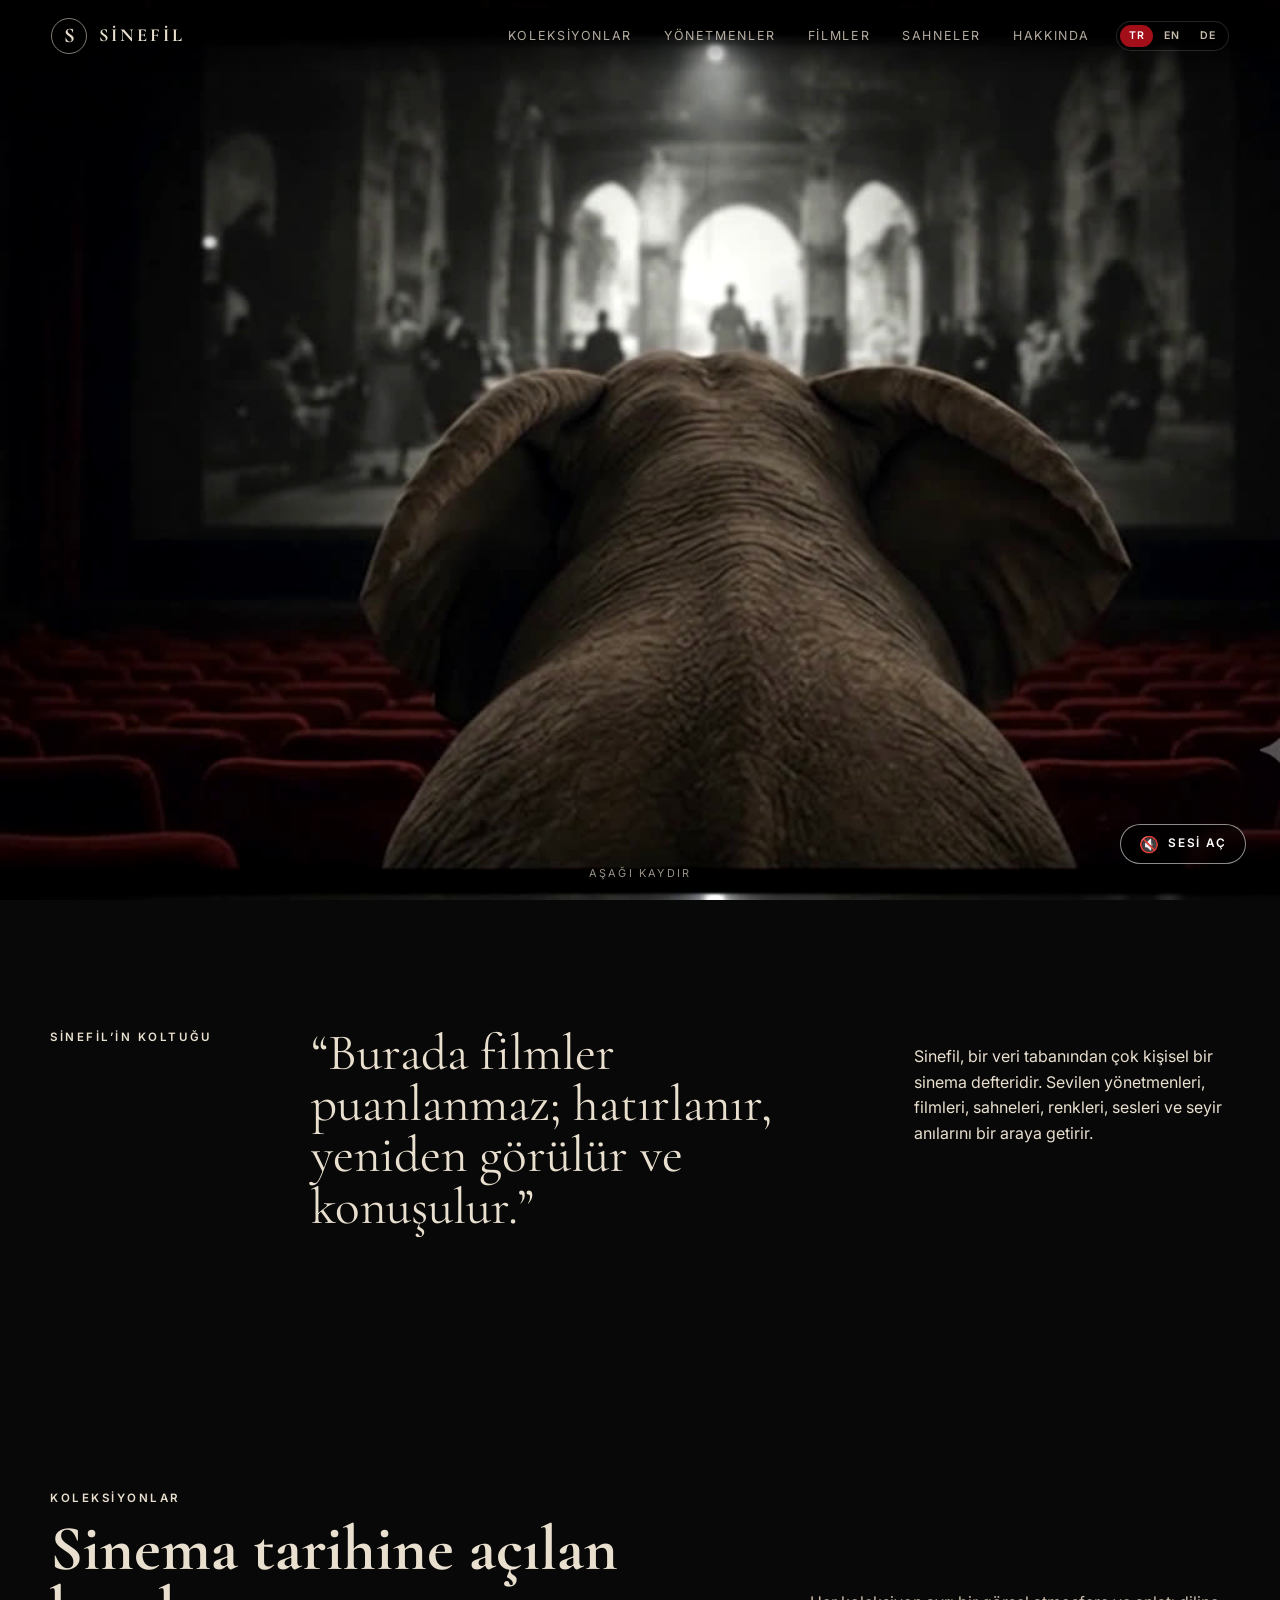
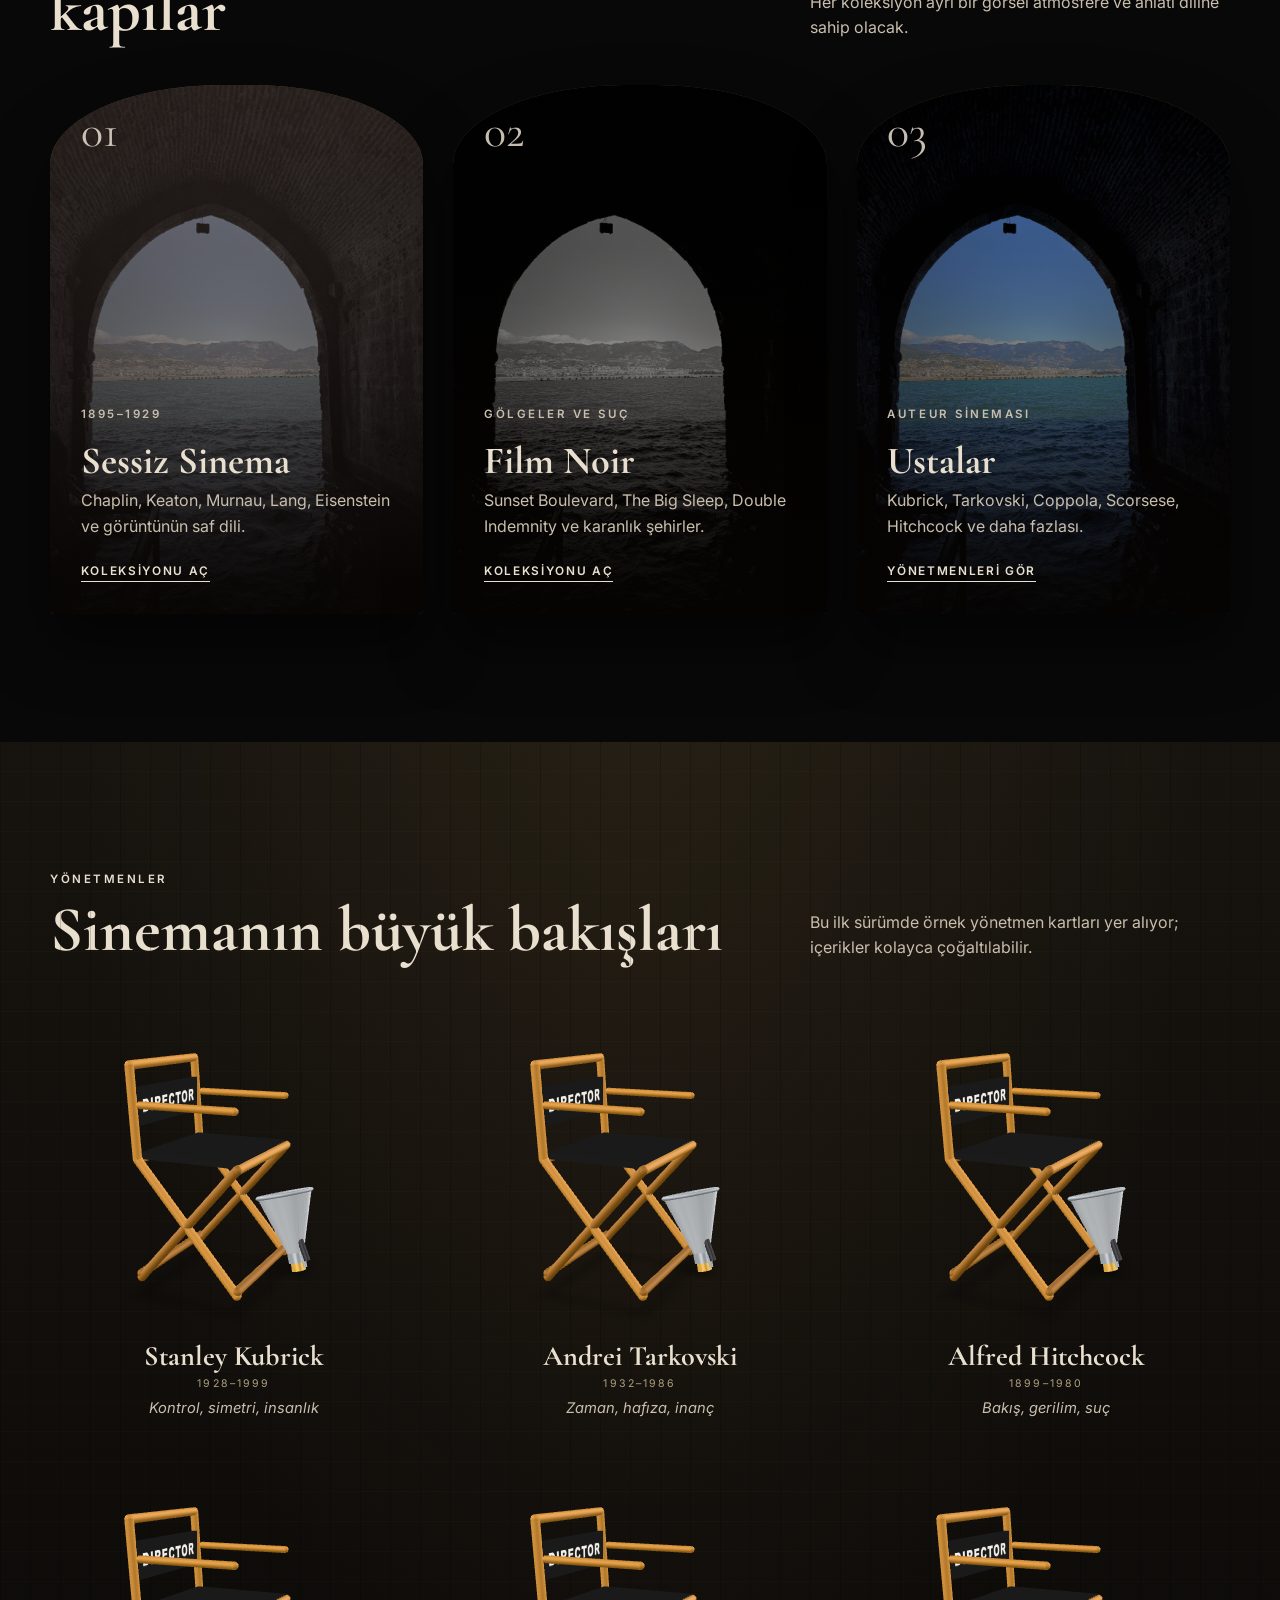
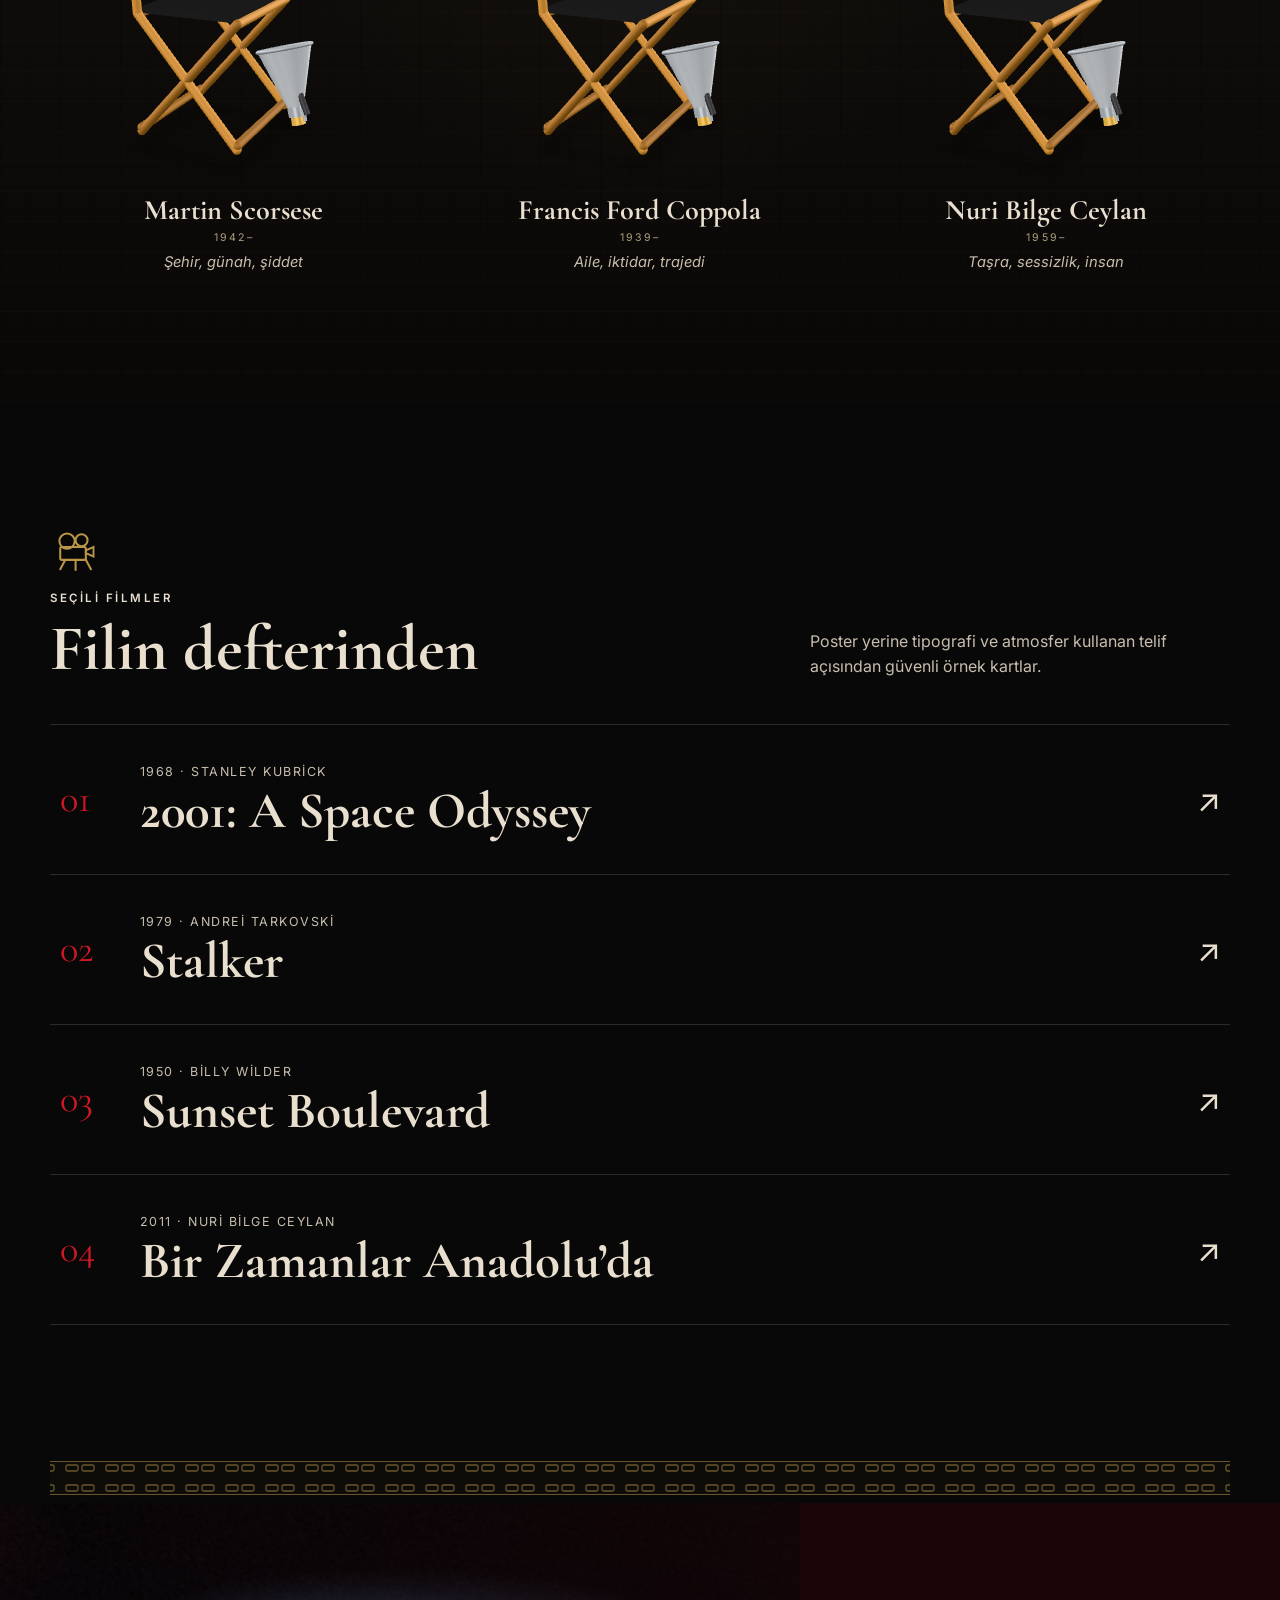
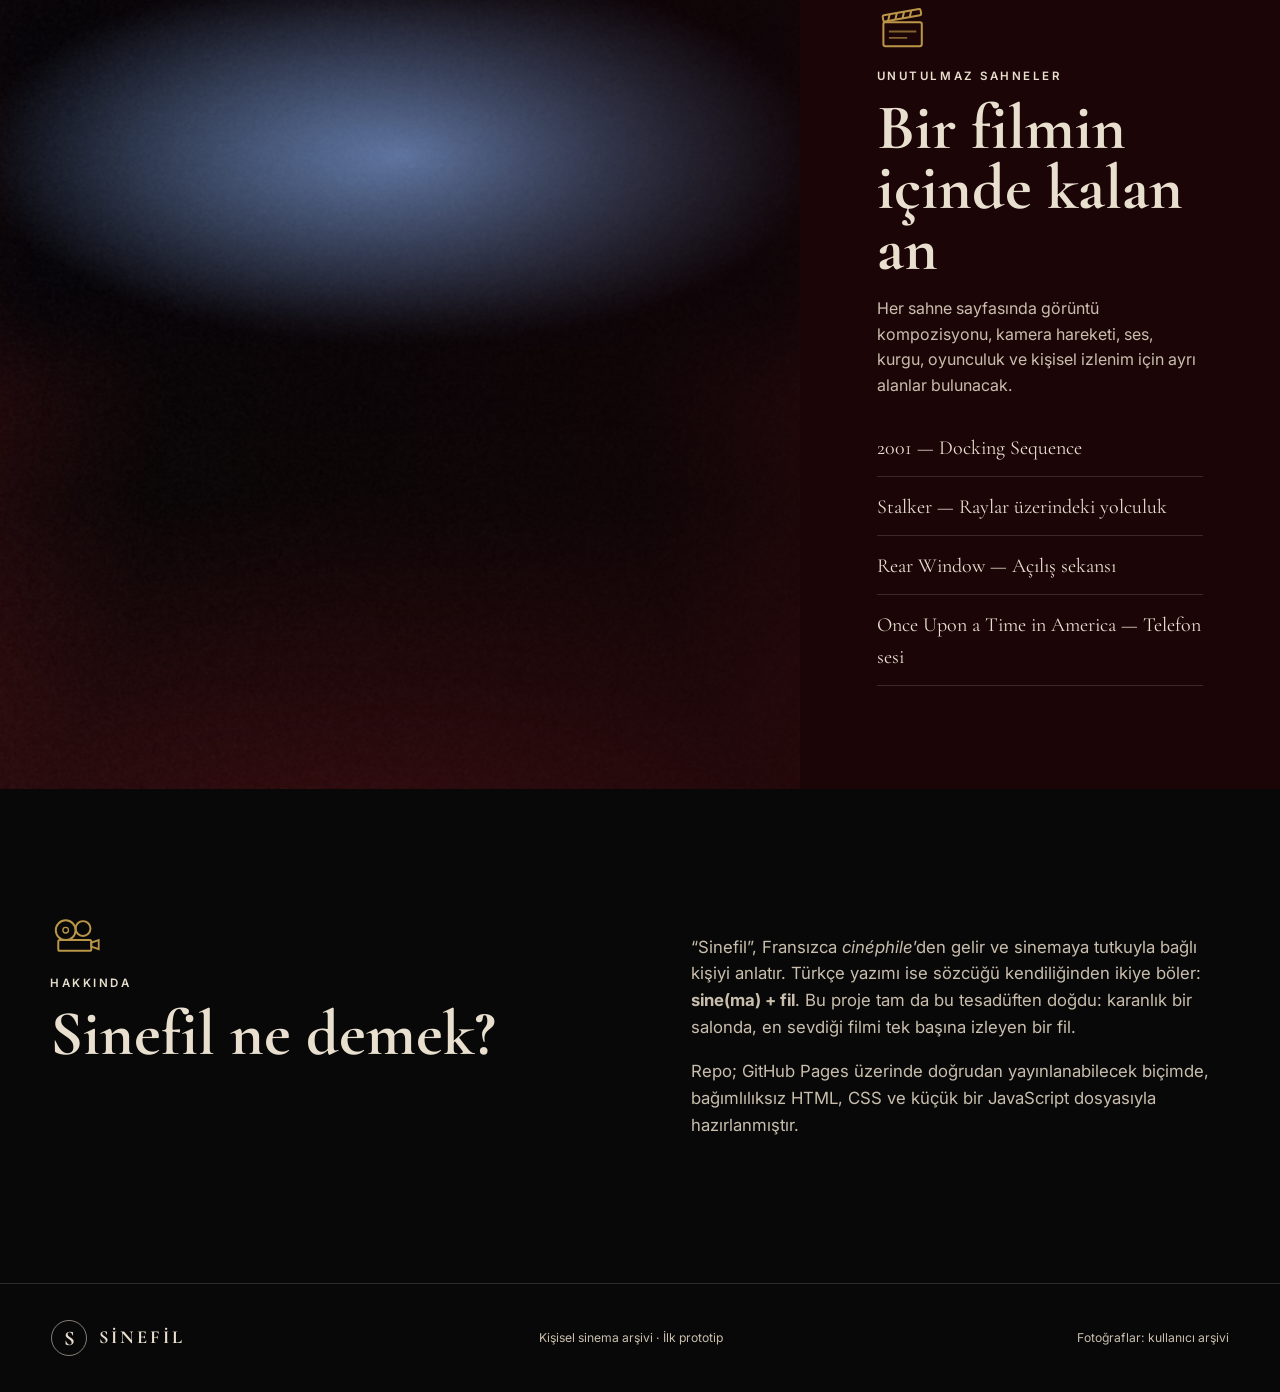
<file: index.html>
<!DOCTYPE html>
<html lang="tr">
<head>
  <meta charset="UTF-8" />
  <meta name="viewport" content="width=device-width, initial-scale=1.0" />
  <meta name="description" content="Sinefil — kişisel sinema arşivi, yönetmenler, filmler ve unutulmaz sahneler." />
  <title>Sinefil — Kişisel Sinema Arşivi</title>
  <link rel="preconnect" href="https://fonts.googleapis.com">
  <link rel="preconnect" href="https://fonts.gstatic.com" crossorigin>
  <link href="https://fonts.googleapis.com/css2?family=Cormorant+Garamond:wght@500;600;700&family=Inter:wght@400;500;600&display=swap" rel="stylesheet">
  <link rel="stylesheet" href="style.css" />
</head>
<body>
  <header class="site-header">
    <a class="brand" href="#top" aria-label="Sinefil ana sayfa">
      <span class="brand-mark">S</span>
      <span>SİNEFİL</span>
    </a>

    <button class="menu-toggle" aria-label="Menü" aria-expanded="false">☰</button>

    <div class="header-right">
      <nav class="main-nav" aria-label="Menu">
        <a href="#collections"><span data-lang="tr">Koleksiyonlar</span><span data-lang="en" hidden>Collections</span><span data-lang="de" hidden>Sammlungen</span></a>
        <a href="#directors"><span data-lang="tr">Yönetmenler</span><span data-lang="en" hidden>Directors</span><span data-lang="de" hidden>Regisseure</span></a>
        <a href="#films"><span data-lang="tr">Filmler</span><span data-lang="en" hidden>Films</span><span data-lang="de" hidden>Filme</span></a>
        <a href="#scenes"><span data-lang="tr">Sahneler</span><span data-lang="en" hidden>Scenes</span><span data-lang="de" hidden>Szenen</span></a>
        <a href="#about"><span data-lang="tr">Hakkında</span><span data-lang="en" hidden>About</span><span data-lang="de" hidden>Über</span></a>
      </nav>
      <div class="lang-switch" role="group" aria-label="Language">
        <button type="button" data-set-lang="tr">TR</button>
        <button type="button" data-set-lang="en">EN</button>
        <button type="button" data-set-lang="de">DE</button>
      </div>
    </div>
  </header>

  <main id="top">
    <section class="hero">
      <video class="hero-video" id="heroVideo" autoplay muted loop playsinline
             poster="assets/images/hero-poster.jpg">
        <source src="assets/video/sinefil-fil.mp4" type="video/mp4" />
      </video>
      <button class="sound-toggle" id="soundToggle" aria-label="Sesi aç">
        <span class="sound-ico" aria-hidden="true">🔊</span>
        <span class="sound-txt">Sesi aç</span>
      </button>
      <a class="scroll-cue" href="#collections" data-lang="tr">Aşağı kaydır</a><a class="scroll-cue" href="#collections" data-lang="en" hidden>Scroll down</a><a class="scroll-cue" href="#collections" data-lang="de" hidden>Nach unten scrollen</a>
    </section>

    <section class="manifesto section-shell">
      <p class="section-kicker" data-lang="tr">Sinefil’in koltuğu</p><p class="section-kicker" data-lang="en" hidden>Sinefil's seat</p><p class="section-kicker" data-lang="de" hidden>Sinefils Sessel</p>
      <blockquote data-lang="tr">
        “Burada filmler puanlanmaz; hatırlanır, yeniden görülür ve konuşulur.”
      </blockquote><blockquote data-lang="en" hidden>
        “Here films are not rated; they are remembered, revisited and talked about.”
      </blockquote><blockquote data-lang="de" hidden>
        „Hier werden Filme nicht bewertet; sie werden erinnert, wiedergesehen und besprochen.“
      </blockquote>
      <p data-lang="tr">
        Sinefil, bir veri tabanından çok kişisel bir sinema defteridir.
        Sevilen yönetmenleri, filmleri, sahneleri, renkleri, sesleri ve
        seyir anılarını bir araya getirir.
      </p><p data-lang="en" hidden>
        Sinefil is less a database than a personal cinema notebook.
        It brings together beloved directors, films, scenes, colours, sounds
        and the memories of watching.
      </p><p data-lang="de" hidden>
        Sinefil ist weniger eine Datenbank als ein persönliches Kino-Notizbuch.
        Es versammelt geliebte Regisseure, Filme, Szenen, Farben, Klänge
        und die Erinnerungen des Zuschauens.
      </p>
    </section>

    <section id="collections" class="section-shell">
      <div class="section-heading">
        <div>
          <p class="section-kicker" data-lang="tr">Koleksiyonlar</p><p class="section-kicker" data-lang="en" hidden>Collections</p><p class="section-kicker" data-lang="de" hidden>Sammlungen</p>
          <h2 data-lang="tr">Sinema tarihine açılan kapılar</h2><h2 data-lang="en" hidden>Doors onto the history of cinema</h2><h2 data-lang="de" hidden>Türen zur Kinogeschichte</h2>
        </div>
        <p data-lang="tr">Her koleksiyon ayrı bir görsel atmosfere ve anlatı diline sahip olacak.</p><p data-lang="en" hidden>Each collection will have its own visual atmosphere and narrative language.</p><p data-lang="de" hidden>Jede Sammlung wird eine eigene visuelle Atmosphäre und Erzählsprache haben.</p>
      </div>

      <div class="collection-grid">
        <article class="collection-card silent">
          <span class="coll-img" aria-hidden="true"></span>
          <span class="card-number">01</span>
          <div>
            <p class="card-label">1895–1929</p>
            <h3 data-lang="tr">Sessiz Sinema</h3><h3 data-lang="en" hidden>Silent Cinema</h3><h3 data-lang="de" hidden>Stummfilm</h3>
            <p data-lang="tr">Chaplin, Keaton, Murnau, Lang, Eisenstein ve görüntünün saf dili.</p><p data-lang="en" hidden>Chaplin, Keaton, Murnau, Lang, Eisenstein and the pure language of the image.</p><p data-lang="de" hidden>Chaplin, Keaton, Murnau, Lang, Eisenstein und die reine Sprache des Bildes.</p>
            <a href="collections/silent-cinema.html" data-lang="tr">Koleksiyonu aç</a><a href="collections/silent-cinema.html" data-lang="en" hidden>Open collection</a><a href="collections/silent-cinema.html" data-lang="de" hidden>Sammlung öffnen</a>
          </div>
        </article>

        <article class="collection-card noir">
          <span class="coll-img" aria-hidden="true"></span>
          <span class="card-number">02</span>
          <div>
            <p class="card-label" data-lang="tr">Gölgeler ve suç</p><p class="card-label" data-lang="en" hidden>Shadows and crime</p><p class="card-label" data-lang="de" hidden>Schatten und Verbrechen</p>
            <h3>Film Noir</h3>
            <p data-lang="tr">Sunset Boulevard, The Big Sleep, Double Indemnity ve karanlık şehirler.</p><p data-lang="en" hidden>Sunset Boulevard, The Big Sleep, Double Indemnity and dark cities.</p><p data-lang="de" hidden>Sunset Boulevard, The Big Sleep, Double Indemnity und dunkle Städte.</p>
            <a href="collections/film-noir.html" data-lang="tr">Koleksiyonu aç</a><a href="collections/film-noir.html" data-lang="en" hidden>Open collection</a><a href="collections/film-noir.html" data-lang="de" hidden>Sammlung öffnen</a>
          </div>
        </article>

        <article class="collection-card auteurs">
          <span class="coll-img" aria-hidden="true"></span>
          <span class="card-number">03</span>
          <div>
            <p class="card-label" data-lang="tr">Auteur sineması</p><p class="card-label" data-lang="en" hidden>Auteur cinema</p><p class="card-label" data-lang="de" hidden>Autorenkino</p>
            <h3 data-lang="tr">Ustalar</h3><h3 data-lang="en" hidden>The Masters</h3><h3 data-lang="de" hidden>Die Meister</h3>
            <p data-lang="tr">Kubrick, Tarkovski, Coppola, Scorsese, Hitchcock ve daha fazlası.</p><p data-lang="en" hidden>Kubrick, Tarkovsky, Coppola, Scorsese, Hitchcock and more.</p><p data-lang="de" hidden>Kubrick, Tarkowski, Coppola, Scorsese, Hitchcock und mehr.</p>
            <a href="#directors" data-lang="tr">Yönetmenleri gör</a><a href="#directors" data-lang="en" hidden>See the directors</a><a href="#directors" data-lang="de" hidden>Regisseure ansehen</a>
          </div>
        </article>
      </div>
    </section>

    <section id="directors" class="directors-section">
      <div class="section-shell">
        <div class="section-heading">
          <div>
            <p class="section-kicker" data-lang="tr">Yönetmenler</p><p class="section-kicker" data-lang="en" hidden>Directors</p><p class="section-kicker" data-lang="de" hidden>Regisseure</p>
            <h2 data-lang="tr">Sinemanın büyük bakışları</h2><h2 data-lang="en" hidden>The great gazes of cinema</h2><h2 data-lang="de" hidden>Die großen Blicke des Kinos</h2>
          </div>
          <p data-lang="tr">Bu ilk sürümde örnek yönetmen kartları yer alıyor; içerikler kolayca çoğaltılabilir.</p><p data-lang="en" hidden>This first version features sample director cards; the content can easily be expanded.</p><p data-lang="de" hidden>Diese erste Version enthält beispielhafte Regisseur-Karten; die Inhalte lassen sich leicht erweitern.</p>
        </div>

        <div class="director-grid">
          <div class="chair3d">
            <model-viewer class="chair-mv" src="assets/models/directorschair.glb" alt="Rejisör sandalyesi"
                camera-controls auto-rotate rotation-per-second="16deg" interaction-prompt="none"
                exposure="1.05" shadow-intensity="0.75" camera-orbit="25deg 76deg auto"
                disable-zoom disable-pan loading="lazy"></model-viewer>
            <a class="chair-plate" href="directors/stanley-kubrick.html">
              <span class="chair-name">Stanley Kubrick</span>
              <span class="director-year">1928–1999</span>
              <em data-lang="tr">Kontrol, simetri, insanlık</em><em data-lang="en" hidden>Control, symmetry, humanity</em><em data-lang="de" hidden>Kontrolle, Symmetrie, Menschlichkeit</em>
            </a>
          </div>
          <div class="chair3d">
            <model-viewer class="chair-mv" src="assets/models/directorschair.glb" alt="Rejisör sandalyesi"
                camera-controls auto-rotate rotation-per-second="16deg" interaction-prompt="none"
                exposure="1.05" shadow-intensity="0.75" camera-orbit="25deg 76deg auto"
                disable-zoom disable-pan loading="lazy"></model-viewer>
            <a class="chair-plate" href="directors/andrei-tarkovsky.html">
              <span class="chair-name">Andrei Tarkovski</span>
              <span class="director-year">1932–1986</span>
              <em data-lang="tr">Zaman, hafıza, inanç</em><em data-lang="en" hidden>Time, memory, faith</em><em data-lang="de" hidden>Zeit, Erinnerung, Glaube</em>
            </a>
          </div>
          <div class="chair3d">
            <model-viewer class="chair-mv" src="assets/models/directorschair.glb" alt="Rejisör sandalyesi"
                camera-controls auto-rotate rotation-per-second="16deg" interaction-prompt="none"
                exposure="1.05" shadow-intensity="0.75" camera-orbit="25deg 76deg auto"
                disable-zoom disable-pan loading="lazy"></model-viewer>
            <a class="chair-plate" href="directors/alfred-hitchcock.html">
              <span class="chair-name">Alfred Hitchcock</span>
              <span class="director-year">1899–1980</span>
              <em data-lang="tr">Bakış, gerilim, suç</em><em data-lang="en" hidden>Gaze, suspense, crime</em><em data-lang="de" hidden>Blick, Spannung, Verbrechen</em>
            </a>
          </div>
          <div class="chair3d">
            <model-viewer class="chair-mv" src="assets/models/directorschair.glb" alt="Rejisör sandalyesi"
                camera-controls auto-rotate rotation-per-second="16deg" interaction-prompt="none"
                exposure="1.05" shadow-intensity="0.75" camera-orbit="25deg 76deg auto"
                disable-zoom disable-pan loading="lazy"></model-viewer>
            <a class="chair-plate" href="directors/martin-scorsese.html">
              <span class="chair-name">Martin Scorsese</span>
              <span class="director-year">1942–</span>
              <em data-lang="tr">Şehir, günah, şiddet</em><em data-lang="en" hidden>City, sin, violence</em><em data-lang="de" hidden>Stadt, Sünde, Gewalt</em>
            </a>
          </div>
          <div class="chair3d">
            <model-viewer class="chair-mv" src="assets/models/directorschair.glb" alt="Rejisör sandalyesi"
                camera-controls auto-rotate rotation-per-second="16deg" interaction-prompt="none"
                exposure="1.05" shadow-intensity="0.75" camera-orbit="25deg 76deg auto"
                disable-zoom disable-pan loading="lazy"></model-viewer>
            <a class="chair-plate" href="directors/francis-ford-coppola.html">
              <span class="chair-name">Francis Ford Coppola</span>
              <span class="director-year">1939–</span>
              <em data-lang="tr">Aile, iktidar, trajedi</em><em data-lang="en" hidden>Family, power, tragedy</em><em data-lang="de" hidden>Familie, Macht, Tragödie</em>
            </a>
          </div>
          <div class="chair3d">
            <model-viewer class="chair-mv" src="assets/models/directorschair.glb" alt="Rejisör sandalyesi"
                camera-controls auto-rotate rotation-per-second="16deg" interaction-prompt="none"
                exposure="1.05" shadow-intensity="0.75" camera-orbit="25deg 76deg auto"
                disable-zoom disable-pan loading="lazy"></model-viewer>
            <a class="chair-plate" href="directors/nuri-bilge-ceylan.html">
              <span class="chair-name">Nuri Bilge Ceylan</span>
              <span class="director-year">1959–</span>
              <em data-lang="tr">Taşra, sessizlik, insan</em><em data-lang="en" hidden>Province, silence, humanity</em><em data-lang="de" hidden>Provinz, Stille, Mensch</em>
            </a>
          </div>
        </div>
      </div>
    </section>

    <section id="films" class="section-shell films-section">
      <div class="section-heading">
        <div>
          <svg class="sec-icon" viewBox="0 0 60 50" aria-hidden="true"><circle cx="20" cy="13" r="9" fill="none" stroke="currentColor" stroke-width="2.4"/><circle cx="37" cy="12" r="7" fill="none" stroke="currentColor" stroke-width="2.4"/><rect x="12" y="20" width="30" height="15" rx="2" fill="none" stroke="currentColor" stroke-width="2.4"/><path d="M42 24l9-4v11l-9-4z" fill="none" stroke="currentColor" stroke-width="2.2"/><path d="M18 35l-6 11M30 35v12M42 35l6 11" stroke="currentColor" stroke-width="2.4" stroke-linecap="round"/></svg>
          <p class="section-kicker" data-lang="tr">Seçili filmler</p><p class="section-kicker" data-lang="en" hidden>Selected films</p><p class="section-kicker" data-lang="de" hidden>Ausgewählte Filme</p>
          <h2 data-lang="tr">Filin defterinden</h2><h2 data-lang="en" hidden>From the elephant's notebook</h2><h2 data-lang="de" hidden>Aus dem Notizbuch des Elefanten</h2>
        </div>
        <p data-lang="tr">Poster yerine tipografi ve atmosfer kullanan telif açısından güvenli örnek kartlar.</p><p data-lang="en" hidden>Copyright-safe sample cards that use typography and atmosphere instead of posters.</p><p data-lang="de" hidden>Urheberrechtlich unbedenkliche Beispielkarten, die Typografie und Atmosphäre statt Plakaten verwenden.</p>
      </div>

      <div class="film-grid">
        <a class="film-card" href="films/2001-a-space-odyssey.html">
          <span class="film-index">01</span>
          <div class="film-title-block">
            <p>1968 · Stanley Kubrick</p>
            <h3>2001: A Space Odyssey</h3>
          </div>
          <span class="film-arrow">↗</span>
        </a>
        <a class="film-card" href="films/stalker.html">
          <span class="film-index">02</span>
          <div class="film-title-block">
            <p>1979 · Andrei Tarkovski</p>
            <h3>Stalker</h3>
          </div>
          <span class="film-arrow">↗</span>
        </a>
        <a class="film-card" href="films/sunset-boulevard.html">
          <span class="film-index">03</span>
          <div class="film-title-block">
            <p>1950 · Billy Wilder</p>
            <h3>Sunset Boulevard</h3>
          </div>
          <span class="film-arrow">↗</span>
        </a>
        <a class="film-card" href="films/once-upon-a-time-in-anatolia.html">
          <span class="film-index">04</span>
          <div class="film-title-block">
            <p>2011 · Nuri Bilge Ceylan</p>
            <h3>Bir Zamanlar Anadolu’da</h3>
          </div>
          <span class="film-arrow">↗</span>
        </a>
      </div>
    </section>

    <div class="film-divider" aria-hidden="true"></div>

    <section id="scenes" class="scenes-section">
      <div class="scene-image" role="img" aria-label="Kırmızı koltuklu boş sinema salonu"></div>
      <div class="scene-copy">
        <svg class="sec-icon" viewBox="0 0 56 50" aria-hidden="true"><g transform="rotate(-10 9 17)"><rect x="7" y="11" width="42" height="7" rx="1.5" fill="none" stroke="currentColor" stroke-width="2.2"/><path d="M15 11l-3 7M23 11l-3 7M31 11l-3 7M39 11l-3 7" stroke="currentColor" stroke-width="2.2"/></g><rect x="7" y="19" width="42" height="26" rx="2" fill="none" stroke="currentColor" stroke-width="2.2"/><path d="M13 29h30M13 36h20" stroke="currentColor" stroke-width="2" opacity=".65"/></svg>
        <p class="section-kicker" data-lang="tr">Unutulmaz sahneler</p><p class="section-kicker" data-lang="en" hidden>Unforgettable scenes</p><p class="section-kicker" data-lang="de" hidden>Unvergessliche Szenen</p>
        <h2 data-lang="tr">Bir filmin içinde kalan an</h2><h2 data-lang="en" hidden>A moment held inside a film</h2><h2 data-lang="de" hidden>Ein Augenblick, der im Film bleibt</h2>
        <p data-lang="tr">
          Her sahne sayfasında görüntü kompozisyonu, kamera hareketi, ses,
          kurgu, oyunculuk ve kişisel izlenim için ayrı alanlar bulunacak.
        </p><p data-lang="en" hidden>
          Each scene page will have separate sections for image composition, camera
          movement, sound, editing, acting and personal impression.
        </p><p data-lang="de" hidden>
          Jede Szenenseite wird eigene Bereiche für Bildkomposition, Kamerabewegung,
          Ton, Schnitt, Schauspiel und persönlichen Eindruck haben.
        </p>
        <div class="scene-list">
          <span data-lang="tr">2001 — Docking Sequence</span><span data-lang="en" hidden>2001 — Docking Sequence</span><span data-lang="de" hidden>2001 — Docking Sequence</span>
          <span data-lang="tr">Stalker — Raylar üzerindeki yolculuk</span><span data-lang="en" hidden>Stalker — The journey along the rails</span><span data-lang="de" hidden>Stalker — Die Reise über die Schienen</span>
          <span data-lang="tr">Rear Window — Açılış sekansı</span><span data-lang="en" hidden>Rear Window — The opening sequence</span><span data-lang="de" hidden>Rear Window — Die Anfangssequenz</span>
          <span data-lang="tr">Once Upon a Time in America — Telefon sesi</span><span data-lang="en" hidden>Once Upon a Time in America — The ringing telephone</span><span data-lang="de" hidden>Once Upon a Time in America — Das Läuten des Telefons</span>
        </div>
      </div>
    </section>

    <section id="about" class="about-section section-shell">
      <div>
        <svg class="sec-icon" viewBox="0 0 62 50" aria-hidden="true"><circle cx="19" cy="16" r="12" fill="none" stroke="currentColor" stroke-width="2.4"/><circle cx="40" cy="14" r="9" fill="none" stroke="currentColor" stroke-width="2.4"/><circle cx="19" cy="16" r="3.4" fill="none" stroke="currentColor" stroke-width="1.6"/><rect x="10" y="28" width="40" height="13" rx="2" fill="none" stroke="currentColor" stroke-width="2.4"/><path d="M50 31l9-3v11l-9-3z" fill="none" stroke="currentColor" stroke-width="2.2"/></svg>
          <p class="section-kicker" data-lang="tr">Hakkında</p><p class="section-kicker" data-lang="en" hidden>About</p><p class="section-kicker" data-lang="de" hidden>Über</p>
        <h2 data-lang="tr">Sinefil ne demek?</h2><h2 data-lang="en" hidden>What does “Sinefil” mean?</h2><h2 data-lang="de" hidden>Was bedeutet „Sinefil“?</h2>
      </div>
      <div class="about-copy">
        <p data-lang="tr">
          “Sinefil”, Fransızca <em>cinéphile</em>’den gelir ve sinemaya tutkuyla bağlı
          kişiyi anlatır. Türkçe yazımı ise sözcüğü kendiliğinden ikiye böler:
          <strong>sine(ma) + fil</strong>. Bu proje tam da bu tesadüften doğdu:
          karanlık bir salonda, en sevdiği filmi tek başına izleyen bir fil.
        </p><p data-lang="en" hidden>
          “Sinefil” is the Turkish spelling of <em>cinephile</em> — someone passionately
          devoted to cinema. Written in Turkish, however, the word happens to split into
          two parts: <strong>sine(ma)</strong> “cinema” and <strong>fil</strong>
          “elephant”. This pun exists only in Turkish — in English, <em>cinephile</em> and
          <em>elephant</em> never meet — and it gives the project its name and its mascot:
          an elephant watching its favourite film alone in a dark auditorium.
        </p><p data-lang="de" hidden>
          „Sinefil“ ist die türkische Schreibung von <em>cinephil</em> – ein Mensch, der
          das Kino leidenschaftlich liebt. Auf Türkisch geschrieben zerfällt das Wort
          jedoch in zwei Teile: <strong>sine(ma)</strong> „Kino“ und <strong>fil</strong>
          „Elefant“. Aus dem Kinoliebhaber wird so – nur im Türkischen – ein Kino-Elefant:
          ein Elefant, der allein in einem dunklen Saal seinen Lieblingsfilm ansieht.
          Dieses Wortspiel gibt dem Projekt seinen Namen und sein Maskottchen.
        </p>
        <p data-lang="tr">
          Repo; GitHub Pages üzerinde doğrudan yayınlanabilecek biçimde,
          bağımlılıksız HTML, CSS ve küçük bir JavaScript dosyasıyla hazırlanmıştır.
        </p><p data-lang="en" hidden>
          The repository is built with dependency-free HTML, CSS and a small JavaScript
          file, ready to be published directly on GitHub Pages.
        </p><p data-lang="de" hidden>
          Das Repository ist mit abhängigkeitsfreiem HTML, CSS und einer kleinen
          JavaScript-Datei aufgebaut und kann direkt auf GitHub Pages veröffentlicht werden.
        </p>
      </div>
    </section>
  </main>

  <footer>
    <a class="brand footer-brand" href="#top">
      <span class="brand-mark">S</span>
      <span>SİNEFİL</span>
    </a>
    <p data-lang="tr">Kişisel sinema arşivi · İlk prototip</p><p data-lang="en" hidden>Personal cinema archive · First prototype</p><p data-lang="de" hidden>Persönliches Kinoarchiv · Erster Prototyp</p>
    <p data-lang="tr">Fotoğraflar: kullanıcı arşivi</p><p data-lang="en" hidden>Photographs: user archive</p><p data-lang="de" hidden>Fotografien: Nutzerarchiv</p>
  </footer>

  <script src="script.js"></script>
  <script src="lang.js"></script>
  <script type="module" src="assets/vendor/model-viewer.min.js"></script>
</body>
</html>
</file>
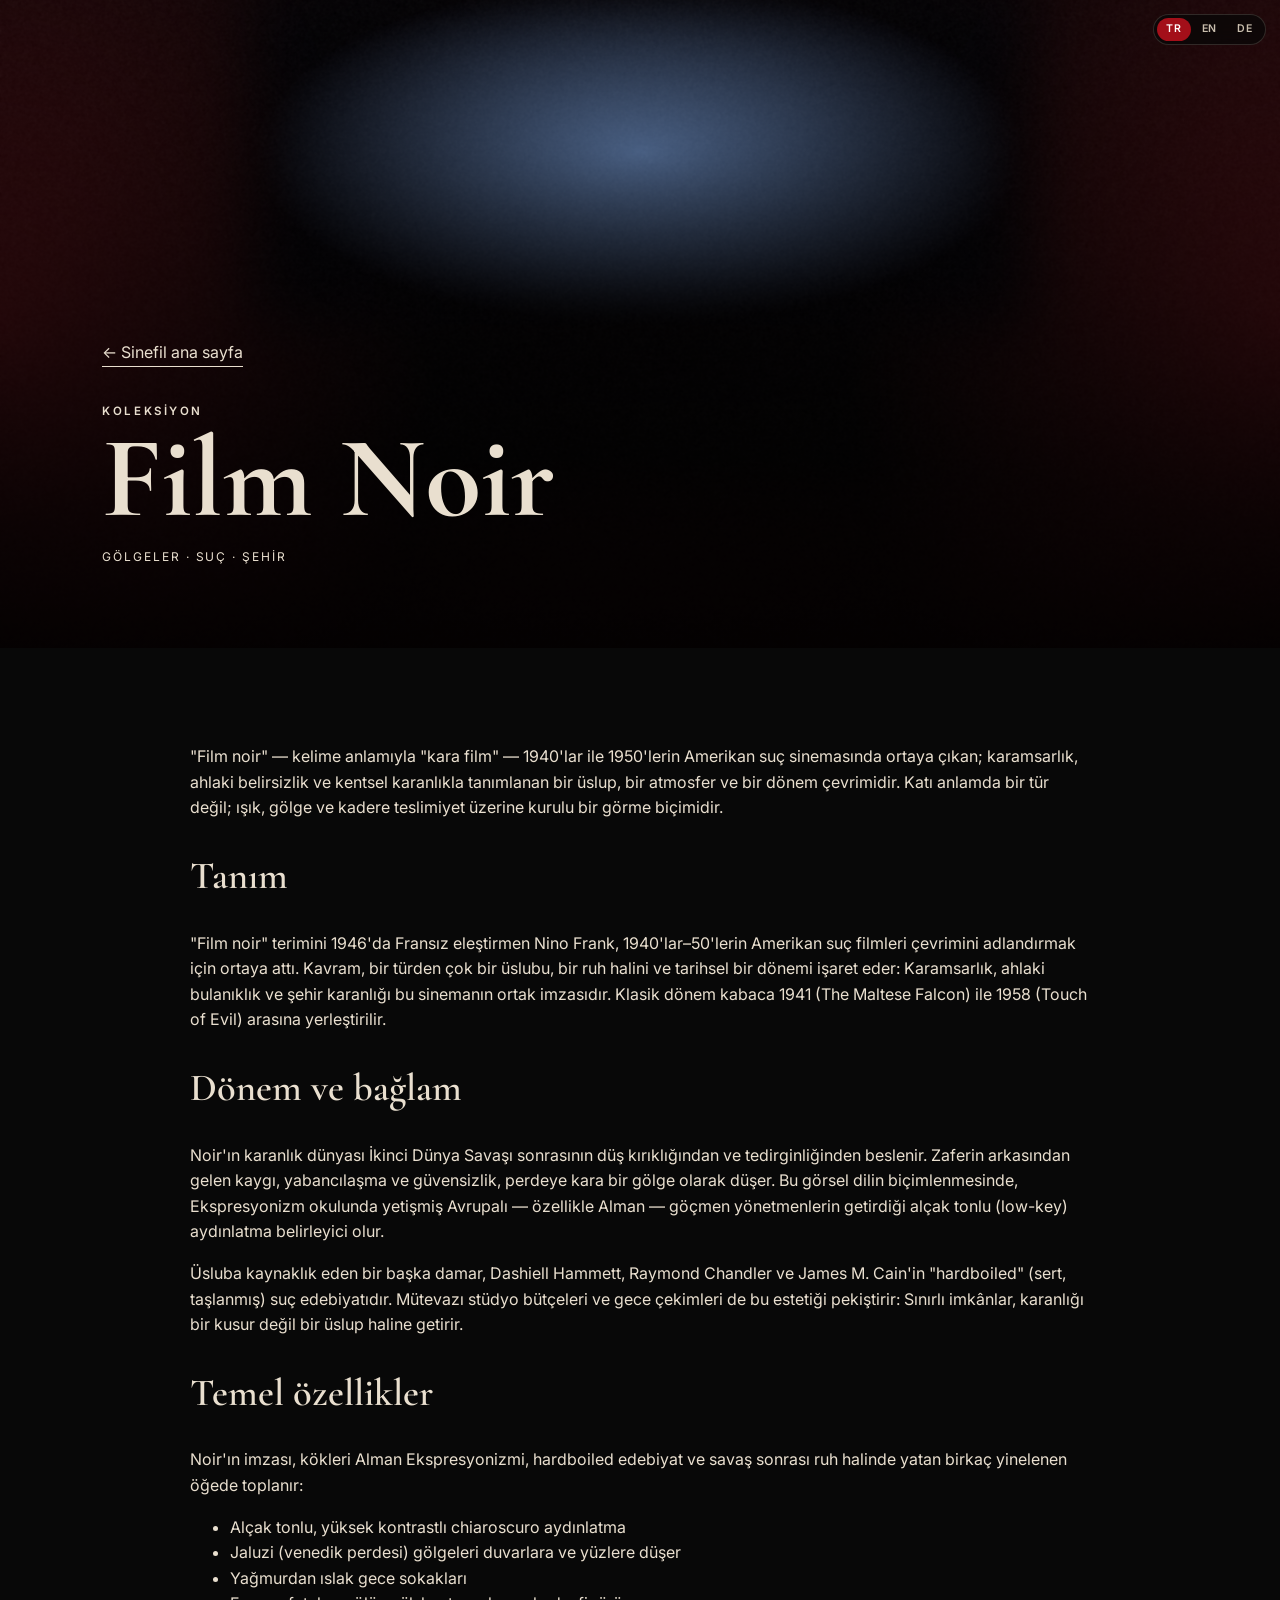
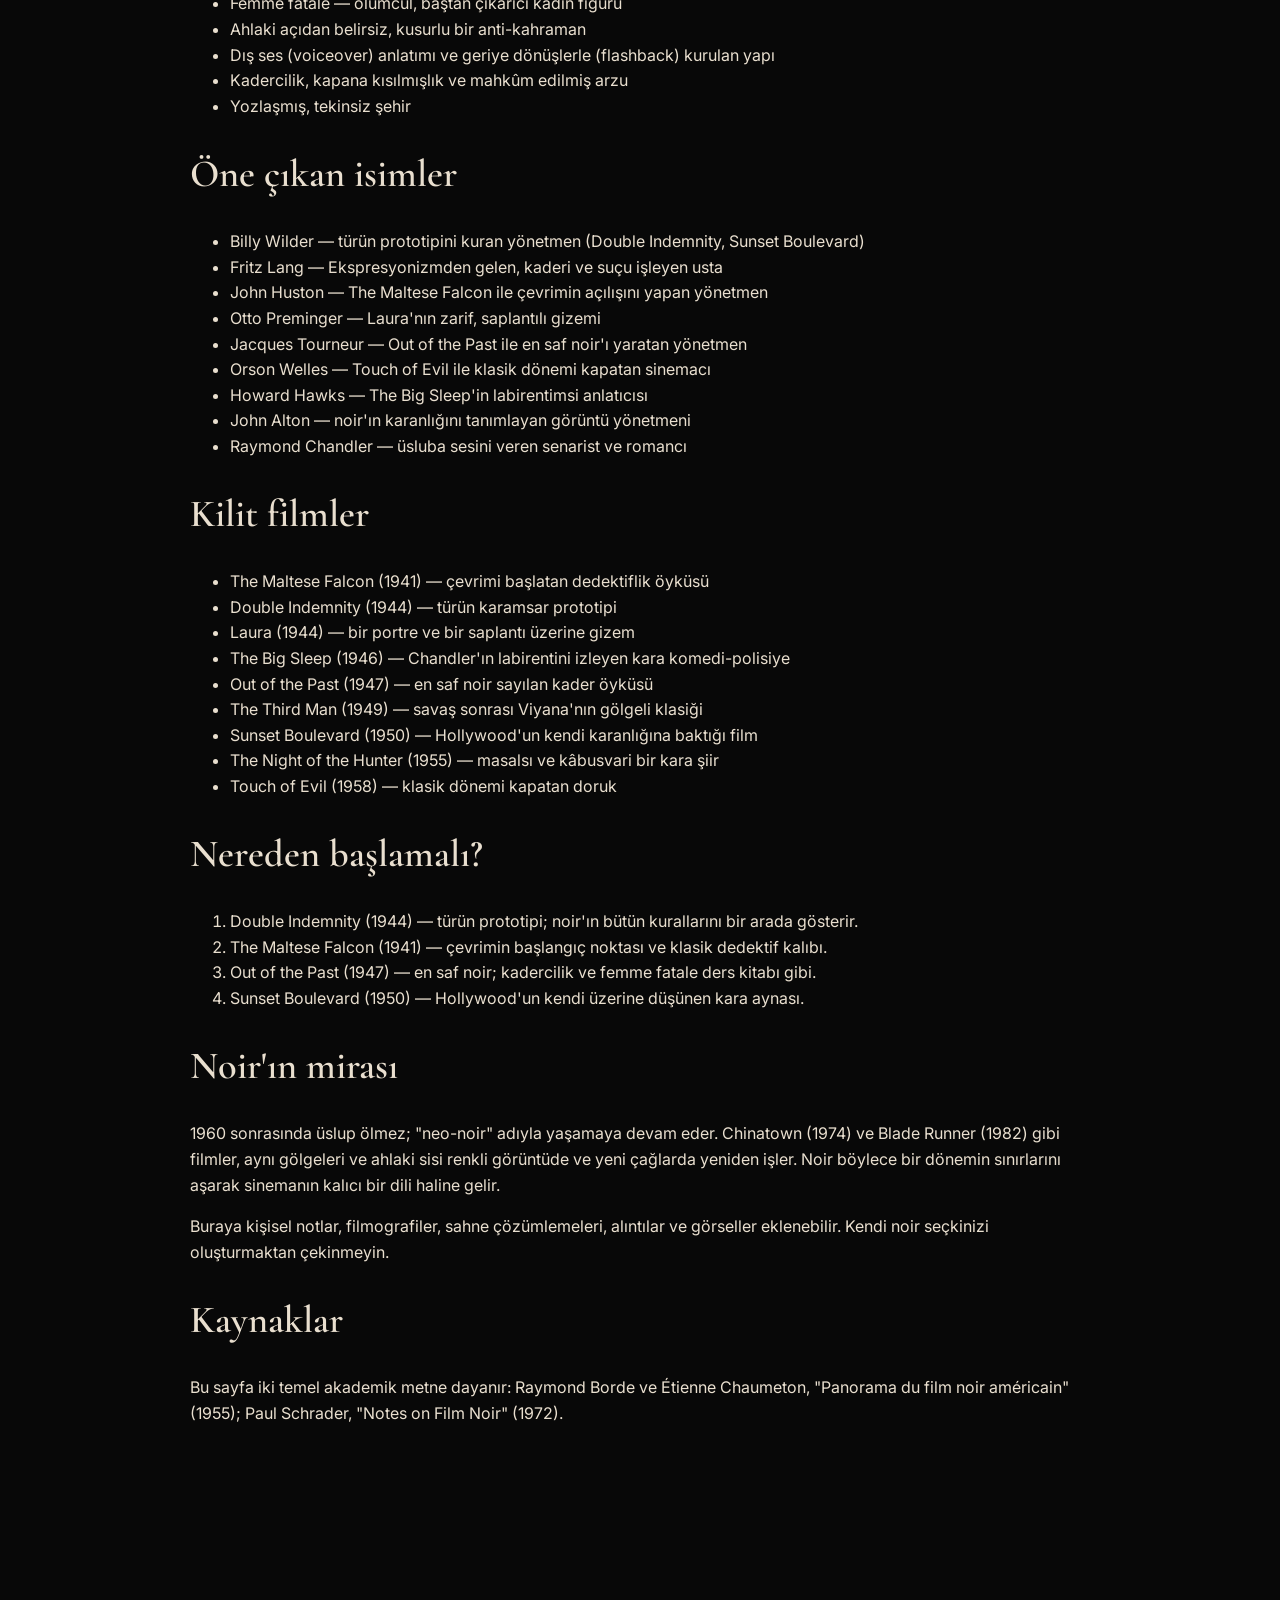
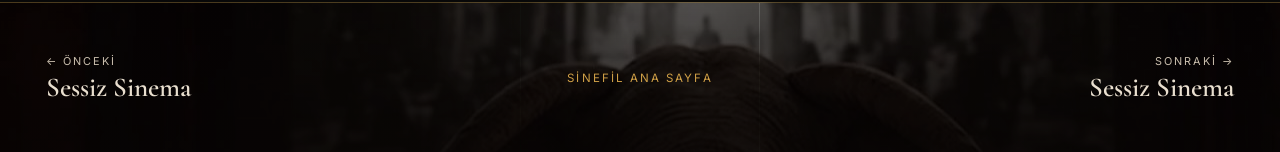
<file: collections/film-noir.html>
<!DOCTYPE html>
<html lang="tr">
<head>
  <meta charset="UTF-8">
  <meta name="viewport" content="width=device-width, initial-scale=1.0">
  <title>Film Noir — Sinefil</title>
  <link rel="preconnect" href="https://fonts.googleapis.com">
  <link rel="preconnect" href="https://fonts.gstatic.com" crossorigin>
  <link href="https://fonts.googleapis.com/css2?family=Cormorant+Garamond:wght@500;600;700&family=Inter:wght@400;500;600&display=swap" rel="stylesheet">
  <link rel="stylesheet" href="../style.css">
  <style>
    .detail-hero { min-height: 72vh; display:grid; align-items:end; padding:120px max(20px,8vw) 70px; background:linear-gradient(rgba(0,0,0,.2),rgba(0,0,0,.9)),url('../assets/images/cinema-red-01.png') center/cover; }
    .detail-hero h1 { margin:0; max-width:900px; font:700 clamp(3.6rem,9vw,9rem)/.82 'Cormorant Garamond',serif; }
    .detail-meta { margin-top:20px; text-transform:uppercase; letter-spacing:.16em; font-size:.75rem; }
    .detail-body { width:min(900px,calc(100% - 40px)); margin:auto; padding:80px 0 120px; }
    .detail-body h2 { font:600 2.4rem 'Cormorant Garamond',serif; }
    .back { display:inline-block; margin-bottom:35px; border-bottom:1px solid currentColor; }
  </style>
</head>
<body>
  
  <div class="lang-switch lang-switch--float" role="group" aria-label="Language">
    <button type="button" data-set-lang="tr">TR</button>
    <button type="button" data-set-lang="en">EN</button>
    <button type="button" data-set-lang="de">DE</button>
  </div>
<section class="detail-hero">
    <div>
      <a class="back" href="../index.html" data-lang="tr">← Sinefil ana sayfa</a>
      <a class="back" href="../index.html" data-lang="en" hidden>← Sinefil home</a>
      <a class="back" href="../index.html" data-lang="de" hidden>← Zur Sinefil-Startseite</a>
      <p class="section-kicker" data-lang="tr">Koleksiyon</p>
      <p class="section-kicker" data-lang="en" hidden>Collection</p>
      <p class="section-kicker" data-lang="de" hidden>Sammlung</p>
      <h1>Film Noir</h1>
      <p class="detail-meta">Gölgeler · suç · şehir</p>
    </div>
  </section>
  <main class="detail-body">
    <p class="lede" data-lang="tr">"Film noir" — kelime anlamıyla "kara film" — 1940'lar ile 1950'lerin Amerikan suç sinemasında ortaya çıkan; karamsarlık, ahlaki belirsizlik ve kentsel karanlıkla tanımlanan bir üslup, bir atmosfer ve bir dönem çevrimidir. Katı anlamda bir tür değil; ışık, gölge ve kadere teslimiyet üzerine kurulu bir görme biçimidir.</p>
    <p class="lede" data-lang="en" hidden>"Film noir" — literally "black film" — is a style, a mood and a period cycle that emerged in American crime cinema of the 1940s and 1950s, defined by pessimism, moral ambiguity and urban darkness. Strictly speaking it is not a genre but a way of seeing, built on light, shadow and surrender to fate.</p>
    <p class="lede" data-lang="de" hidden>"Film noir" — wörtlich "schwarzer Film" — ist ein Stil, eine Stimmung und ein Epochenzyklus, der im amerikanischen Kriminalkino der 1940er und 1950er Jahre entstand und von Pessimismus, moralischer Ambivalenz und städtischer Dunkelheit geprägt ist. Streng genommen ist er kein Genre, sondern eine Sehweise, die auf Licht, Schatten und der Ergebung in das Schicksal beruht.</p>

    <h2 data-lang="tr">Tanım</h2>
    <h2 data-lang="en" hidden>Definition</h2>
    <h2 data-lang="de" hidden>Definition</h2>
    <p data-lang="tr">"Film noir" terimini 1946'da Fransız eleştirmen Nino Frank, 1940'lar–50'lerin Amerikan suç filmleri çevrimini adlandırmak için ortaya attı. Kavram, bir türden çok bir üslubu, bir ruh halini ve tarihsel bir dönemi işaret eder: Karamsarlık, ahlaki bulanıklık ve şehir karanlığı bu sinemanın ortak imzasıdır. Klasik dönem kabaca 1941 (The Maltese Falcon) ile 1958 (Touch of Evil) arasına yerleştirilir.</p>
    <p data-lang="en" hidden>The term "film noir" was coined in 1946 by the French critic Nino Frank to name the cycle of American crime films of the 1940s and 50s. The notion points less to a genre than to a style, a mood and a historical period: pessimism, moral haze and urban darkness are its shared signature. The classic period is placed roughly between 1941 (The Maltese Falcon) and 1958 (Touch of Evil).</p>
    <p data-lang="de" hidden>Der Begriff "Film noir" wurde 1946 vom französischen Kritiker Nino Frank geprägt, um den Zyklus amerikanischer Kriminalfilme der 1940er und 50er Jahre zu benennen. Der Begriff verweist weniger auf ein Genre als auf einen Stil, eine Stimmung und eine historische Epoche: Pessimismus, moralische Unschärfe und städtische Dunkelheit sind seine gemeinsame Handschrift. Die klassische Periode wird grob zwischen 1941 (The Maltese Falcon) und 1958 (Touch of Evil) angesetzt.</p>

    <h2 data-lang="tr">Dönem ve bağlam</h2>
    <h2 data-lang="en" hidden>Period and context</h2>
    <h2 data-lang="de" hidden>Epoche und Kontext</h2>
    <p data-lang="tr">Noir'ın karanlık dünyası İkinci Dünya Savaşı sonrasının düş kırıklığından ve tedirginliğinden beslenir. Zaferin arkasından gelen kaygı, yabancılaşma ve güvensizlik, perdeye kara bir gölge olarak düşer. Bu görsel dilin biçimlenmesinde, Ekspresyonizm okulunda yetişmiş Avrupalı — özellikle Alman — göçmen yönetmenlerin getirdiği alçak tonlu (low-key) aydınlatma belirleyici olur.</p>
    <p data-lang="en" hidden>The dark world of noir feeds on the disillusionment and anxiety of the years after the Second World War. The unease, alienation and mistrust that followed victory fall across the screen as a black shadow. In shaping this visual language, the low-key lighting brought by European — especially German — émigré directors trained in the Expressionist school proved decisive.</p>
    <p data-lang="de" hidden>Die dunkle Welt des Noir nährt sich aus der Ernüchterung und Angst der Jahre nach dem Zweiten Weltkrieg. Das Unbehagen, die Entfremdung und das Misstrauen, die auf den Sieg folgten, legen sich als schwarzer Schatten über die Leinwand. Für die Prägung dieser Bildsprache erwies sich die Low-Key-Beleuchtung als entscheidend, die europäische — vor allem deutsche — Emigrantenregisseure aus der Schule des Expressionismus mitbrachten.</p>
    <p data-lang="tr">Üsluba kaynaklık eden bir başka damar, Dashiell Hammett, Raymond Chandler ve James M. Cain'in "hardboiled" (sert, taşlanmış) suç edebiyatıdır. Mütevazı stüdyo bütçeleri ve gece çekimleri de bu estetiği pekiştirir: Sınırlı imkânlar, karanlığı bir kusur değil bir üslup haline getirir.</p>
    <p data-lang="en" hidden>Another vein feeding the style is the "hardboiled" crime fiction of Dashiell Hammett, Raymond Chandler and James M. Cain. Modest studio budgets and night shooting reinforce this aesthetic: limited means turn darkness from a shortcoming into a style.</p>
    <p data-lang="de" hidden>Eine weitere Ader, die den Stil speist, ist die "hardboiled"-Kriminalliteratur von Dashiell Hammett, Raymond Chandler und James M. Cain. Bescheidene Studiobudgets und Nachtaufnahmen verstärken diese Ästhetik: Begrenzte Mittel machen die Dunkelheit von einem Mangel zu einem Stil.</p>

    <h2 data-lang="tr">Temel özellikler</h2>
    <h2 data-lang="en" hidden>Key characteristics</h2>
    <h2 data-lang="de" hidden>Wesentliche Merkmale</h2>
    <p data-lang="tr">Noir'ın imzası, kökleri Alman Ekspresyonizmi, hardboiled edebiyat ve savaş sonrası ruh halinde yatan birkaç yinelenen öğede toplanır:</p>
    <p data-lang="en" hidden>The signature of noir gathers in a handful of recurring elements, rooted in German Expressionism, hardboiled fiction and the postwar mood:</p>
    <p data-lang="de" hidden>Die Handschrift des Noir versammelt sich in einigen wiederkehrenden Elementen, die in deutschem Expressionismus, hardboiled-Literatur und der Nachkriegsstimmung wurzeln:</p>
    <ul data-lang="tr">
      <li>Alçak tonlu, yüksek kontrastlı chiaroscuro aydınlatma</li>
      <li>Jaluzi (venedik perdesi) gölgeleri duvarlara ve yüzlere düşer</li>
      <li>Yağmurdan ıslak gece sokakları</li>
      <li>Femme fatale — ölümcül, baştan çıkarıcı kadın figürü</li>
      <li>Ahlaki açıdan belirsiz, kusurlu bir anti-kahraman</li>
      <li>Dış ses (voiceover) anlatımı ve geriye dönüşlerle (flashback) kurulan yapı</li>
      <li>Kadercilik, kapana kısılmışlık ve mahkûm edilmiş arzu</li>
      <li>Yozlaşmış, tekinsiz şehir</li>
    </ul>
    <ul data-lang="en" hidden>
      <li>Low-key, high-contrast chiaroscuro lighting</li>
      <li>Venetian-blind shadows falling across walls and faces</li>
      <li>Wet night streets after rain</li>
      <li>The femme fatale — the deadly, seductive woman</li>
      <li>A morally ambiguous, flawed anti-hero</li>
      <li>Voiceover narration and a structure built on flashbacks</li>
      <li>Fatalism, entrapment and doomed desire</li>
      <li>The corrupt, menacing city</li>
    </ul>
    <ul data-lang="de" hidden>
      <li>Low-Key-Beleuchtung mit hohem Kontrast, Chiaroscuro</li>
      <li>Jalousieschatten, die über Wände und Gesichter fallen</li>
      <li>Vom Regen nasse nächtliche Straßen</li>
      <li>Die Femme fatale — die tödliche, verführerische Frau</li>
      <li>Ein moralisch ambivalenter, fehlbarer Anti-Held</li>
      <li>Voiceover-Erzählung und eine auf Rückblenden aufgebaute Struktur</li>
      <li>Fatalismus, Ausweglosigkeit und zum Scheitern verurteiltes Begehren</li>
      <li>Die korrupte, bedrohliche Stadt</li>
    </ul>

    <h2 data-lang="tr">Öne çıkan isimler</h2>
    <h2 data-lang="en" hidden>Key figures</h2>
    <h2 data-lang="de" hidden>Wichtige Namen</h2>
    <ul data-lang="tr">
      <li>Billy Wilder — türün prototipini kuran yönetmen (Double Indemnity, Sunset Boulevard)</li>
      <li>Fritz Lang — Ekspresyonizmden gelen, kaderi ve suçu işleyen usta</li>
      <li>John Huston — The Maltese Falcon ile çevrimin açılışını yapan yönetmen</li>
      <li>Otto Preminger — Laura'nın zarif, saplantılı gizemi</li>
      <li>Jacques Tourneur — Out of the Past ile en saf noir'ı yaratan yönetmen</li>
      <li>Orson Welles — Touch of Evil ile klasik dönemi kapatan sinemacı</li>
      <li>Howard Hawks — The Big Sleep'in labirentimsi anlatıcısı</li>
      <li>John Alton — noir'ın karanlığını tanımlayan görüntü yönetmeni</li>
      <li>Raymond Chandler — üsluba sesini veren senarist ve romancı</li>
    </ul>
    <ul data-lang="en" hidden>
      <li>Billy Wilder — the director who set the genre's prototype (Double Indemnity, Sunset Boulevard)</li>
      <li>Fritz Lang — a master of fate and crime coming out of Expressionism</li>
      <li>John Huston — the director who opened the cycle with The Maltese Falcon</li>
      <li>Otto Preminger — the elegant, obsessive mystery of Laura</li>
      <li>Jacques Tourneur — the director of the purest noir, Out of the Past</li>
      <li>Orson Welles — the filmmaker who closed the classic period with Touch of Evil</li>
      <li>Howard Hawks — the labyrinthine storyteller of The Big Sleep</li>
      <li>John Alton — the cinematographer who defined the darkness of noir</li>
      <li>Raymond Chandler — the screenwriter and novelist who gave the style its voice</li>
    </ul>
    <ul data-lang="de" hidden>
      <li>Billy Wilder — der Regisseur, der den Prototyp des Genres schuf (Double Indemnity, Sunset Boulevard)</li>
      <li>Fritz Lang — ein aus dem Expressionismus stammender Meister von Schicksal und Verbrechen</li>
      <li>John Huston — der Regisseur, der den Zyklus mit The Maltese Falcon eröffnete</li>
      <li>Otto Preminger — das elegante, obsessive Geheimnis von Laura</li>
      <li>Jacques Tourneur — der Regisseur des reinsten Noir, Out of the Past</li>
      <li>Orson Welles — der Filmemacher, der die klassische Periode mit Touch of Evil abschloss</li>
      <li>Howard Hawks — der labyrinthische Erzähler von The Big Sleep</li>
      <li>John Alton — der Kameramann, der die Dunkelheit des Noir definierte</li>
      <li>Raymond Chandler — der Drehbuchautor und Romancier, der dem Stil seine Stimme gab</li>
    </ul>

    <h2 data-lang="tr">Kilit filmler</h2>
    <h2 data-lang="en" hidden>Key films</h2>
    <h2 data-lang="de" hidden>Schlüsselfilme</h2>
    <ul data-lang="tr">
      <li>The Maltese Falcon (1941) — çevrimi başlatan dedektiflik öyküsü</li>
      <li>Double Indemnity (1944) — türün karamsar prototipi</li>
      <li>Laura (1944) — bir portre ve bir saplantı üzerine gizem</li>
      <li>The Big Sleep (1946) — Chandler'ın labirentini izleyen kara komedi-polisiye</li>
      <li>Out of the Past (1947) — en saf noir sayılan kader öyküsü</li>
      <li>The Third Man (1949) — savaş sonrası Viyana'nın gölgeli klasiği</li>
      <li>Sunset Boulevard (1950) — Hollywood'un kendi karanlığına baktığı film</li>
      <li>The Night of the Hunter (1955) — masalsı ve kâbusvari bir kara şiir</li>
      <li>Touch of Evil (1958) — klasik dönemi kapatan doruk</li>
    </ul>
    <ul data-lang="en" hidden>
      <li>The Maltese Falcon (1941) — the detective story that launched the cycle</li>
      <li>Double Indemnity (1944) — the pessimistic prototype of the genre</li>
      <li>Laura (1944) — a mystery about a portrait and an obsession</li>
      <li>The Big Sleep (1946) — a dark crime-comedy following Chandler's labyrinth</li>
      <li>Out of the Past (1947) — the tale of fate considered the purest noir</li>
      <li>The Third Man (1949) — the shadowy classic of postwar Vienna</li>
      <li>Sunset Boulevard (1950) — the film in which Hollywood looks into its own darkness</li>
      <li>The Night of the Hunter (1955) — a fairy-tale and nightmarish dark poem</li>
      <li>Touch of Evil (1958) — the peak that closes the classic period</li>
    </ul>
    <ul data-lang="de" hidden>
      <li>The Maltese Falcon (1941) — die Detektivgeschichte, die den Zyklus einleitete</li>
      <li>Double Indemnity (1944) — der pessimistische Prototyp des Genres</li>
      <li>Laura (1944) — ein Mysterium über ein Porträt und eine Obsession</li>
      <li>The Big Sleep (1946) — eine dunkle Krimikomödie, die Chandlers Labyrinth folgt</li>
      <li>Out of the Past (1947) — die Schicksalsgeschichte, die als reinster Noir gilt</li>
      <li>The Third Man (1949) — der schattenhafte Klassiker des Nachkriegs-Wien</li>
      <li>Sunset Boulevard (1950) — der Film, in dem Hollywood in die eigene Dunkelheit blickt</li>
      <li>The Night of the Hunter (1955) — ein märchenhaftes und albtraumhaftes dunkles Gedicht</li>
      <li>Touch of Evil (1958) — der Höhepunkt, der die klassische Periode abschließt</li>
    </ul>

    <h2 data-lang="tr">Nereden başlamalı?</h2>
    <h2 data-lang="en" hidden>Where to start?</h2>
    <h2 data-lang="de" hidden>Wo soll man anfangen?</h2>
    <ol data-lang="tr">
      <li>Double Indemnity (1944) — türün prototipi; noir'ın bütün kurallarını bir arada gösterir.</li>
      <li>The Maltese Falcon (1941) — çevrimin başlangıç noktası ve klasik dedektif kalıbı.</li>
      <li>Out of the Past (1947) — en saf noir; kadercilik ve femme fatale ders kitabı gibi.</li>
      <li>Sunset Boulevard (1950) — Hollywood'un kendi üzerine düşünen kara aynası.</li>
    </ol>
    <ol data-lang="en" hidden>
      <li>Double Indemnity (1944) — the genre's prototype; it shows all the rules of noir at once.</li>
      <li>The Maltese Falcon (1941) — the starting point of the cycle and the classic detective mould.</li>
      <li>Out of the Past (1947) — the purest noir; fatalism and the femme fatale as if from a textbook.</li>
      <li>Sunset Boulevard (1950) — Hollywood's dark mirror reflecting on itself.</li>
    </ol>
    <ol data-lang="de" hidden>
      <li>Double Indemnity (1944) — der Prototyp des Genres; er zeigt alle Regeln des Noir auf einmal.</li>
      <li>The Maltese Falcon (1941) — der Ausgangspunkt des Zyklus und die klassische Detektivform.</li>
      <li>Out of the Past (1947) — der reinste Noir; Fatalismus und Femme fatale wie aus dem Lehrbuch.</li>
      <li>Sunset Boulevard (1950) — Hollywoods dunkler Spiegel, der über sich selbst nachdenkt.</li>
    </ol>

    <h2 data-lang="tr">Noir'ın mirası</h2>
    <h2 data-lang="en" hidden>The noir legacy</h2>
    <h2 data-lang="de" hidden>Das Erbe des Noir</h2>
    <p data-lang="tr">1960 sonrasında üslup ölmez; "neo-noir" adıyla yaşamaya devam eder. Chinatown (1974) ve Blade Runner (1982) gibi filmler, aynı gölgeleri ve ahlaki sisi renkli görüntüde ve yeni çağlarda yeniden işler. Noir böylece bir dönemin sınırlarını aşarak sinemanın kalıcı bir dili haline gelir.</p>
    <p data-lang="en" hidden>After 1960 the style does not die; it lives on under the name "neo-noir". Films such as Chinatown (1974) and Blade Runner (1982) rework the same shadows and moral fog in colour and in new eras. Noir thus outgrows the boundaries of a period and becomes a lasting language of cinema.</p>
    <p data-lang="de" hidden>Nach 1960 stirbt der Stil nicht; er lebt unter dem Namen "Neo-Noir" weiter. Filme wie Chinatown (1974) und Blade Runner (1982) bearbeiten dieselben Schatten und den moralischen Nebel in Farbe und in neuen Epochen neu. So wächst der Noir über die Grenzen einer Epoche hinaus und wird zu einer bleibenden Sprache des Kinos.</p>

    <p class="notlar" data-lang="tr">Buraya kişisel notlar, filmografiler, sahne çözümlemeleri, alıntılar ve görseller eklenebilir. Kendi noir seçkinizi oluşturmaktan çekinmeyin.</p>
    <p class="notlar" data-lang="en" hidden>Personal notes, filmographies, scene analyses, quotations and images can be added here. Feel free to build your own noir selection.</p>
    <p class="notlar" data-lang="de" hidden>Hier lassen sich persönliche Notizen, Filmografien, Szenenanalysen, Zitate und Bilder ergänzen. Stellen Sie ruhig Ihre eigene Noir-Auswahl zusammen.</p>

    <h2 data-lang="tr">Kaynaklar</h2>
    <h2 data-lang="en" hidden>Sources</h2>
    <h2 data-lang="de" hidden>Quellen</h2>
    <p data-lang="tr">Bu sayfa iki temel akademik metne dayanır: Raymond Borde ve Étienne Chaumeton, "Panorama du film noir américain" (1955); Paul Schrader, "Notes on Film Noir" (1972).</p>
    <p data-lang="en" hidden>This page draws on two foundational academic texts: Raymond Borde and Étienne Chaumeton, "Panorama du film noir américain" (1955); Paul Schrader, "Notes on Film Noir" (1972).</p>
    <p data-lang="de" hidden>Diese Seite stützt sich auf zwei grundlegende wissenschaftliche Texte: Raymond Borde und Étienne Chaumeton, "Panorama du film noir américain" (1955); Paul Schrader, "Notes on Film Noir" (1972).</p>
  </main>
  <nav class="page-nav">
    <a class="pn-prev" href="silent-cinema.html"><span data-lang="tr">← Önceki</span><span data-lang="en" hidden>← Previous</span><span data-lang="de" hidden>← Zurück</span><strong>Sessiz Sinema</strong></a>
    <a class="pn-home" href="../index.html" data-lang="tr">Sinefil ana sayfa</a>
    <a class="pn-home" href="../index.html" data-lang="en" hidden>Sinefil home</a>
    <a class="pn-home" href="../index.html" data-lang="de" hidden>Sinefil-Startseite</a>
    <a class="pn-next" href="silent-cinema.html"><span data-lang="tr">Sonraki →</span><span data-lang="en" hidden>Next →</span><span data-lang="de" hidden>Weiter →</span><strong>Sessiz Sinema</strong></a>
  </nav>
  <script src="../lang.js"></script>
</body>
</html>
</file>
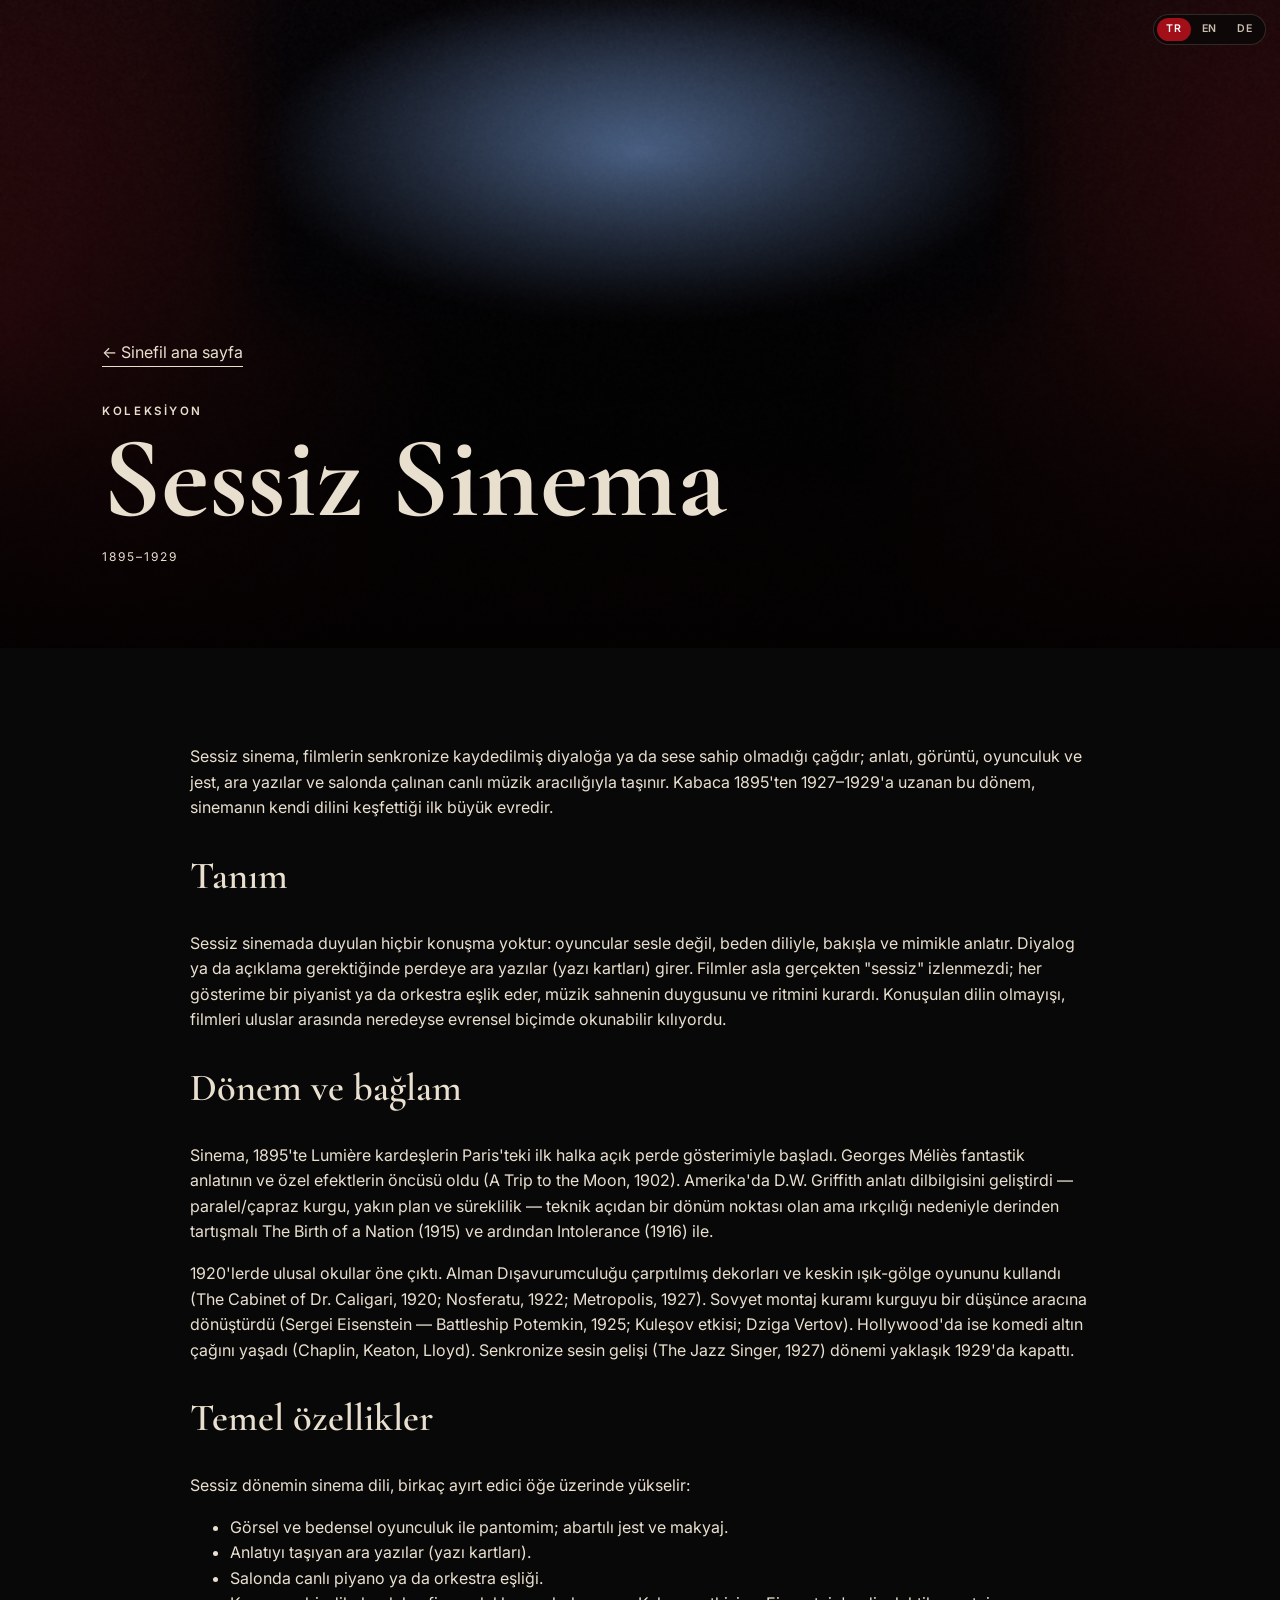
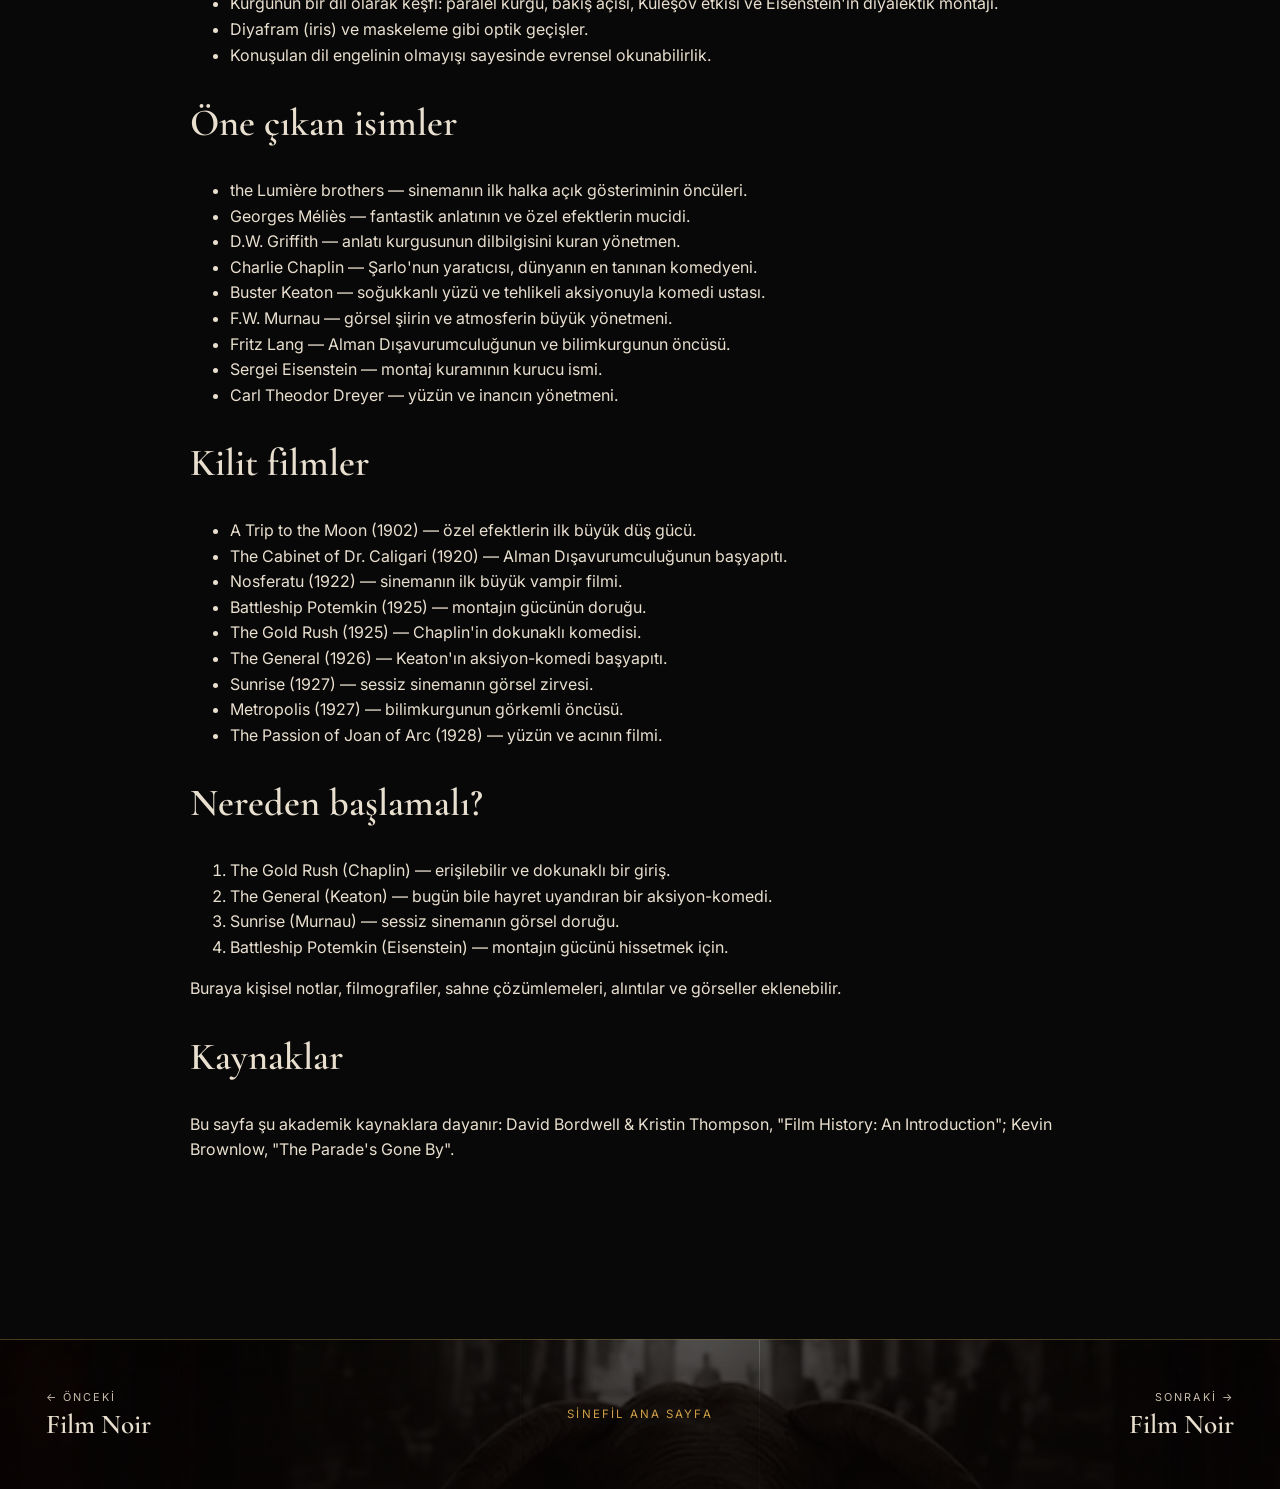
<file: collections/silent-cinema.html>
<!DOCTYPE html>
<html lang="tr">
<head>
  <meta charset="UTF-8">
  <meta name="viewport" content="width=device-width, initial-scale=1.0">
  <title>Sessiz Sinema — Sinefil</title>
  <link rel="preconnect" href="https://fonts.googleapis.com">
  <link rel="preconnect" href="https://fonts.gstatic.com" crossorigin>
  <link href="https://fonts.googleapis.com/css2?family=Cormorant+Garamond:wght@500;600;700&family=Inter:wght@400;500;600&display=swap" rel="stylesheet">
  <link rel="stylesheet" href="../style.css">
  <style>
    .detail-hero { min-height: 72vh; display:grid; align-items:end; padding:120px max(20px,8vw) 70px; background:linear-gradient(rgba(0,0,0,.2),rgba(0,0,0,.9)),url('../assets/images/cinema-red-01.png') center/cover; }
    .detail-hero h1 { margin:0; max-width:900px; font:700 clamp(3.6rem,9vw,9rem)/.82 'Cormorant Garamond',serif; }
    .detail-meta { margin-top:20px; text-transform:uppercase; letter-spacing:.16em; font-size:.75rem; }
    .detail-body { width:min(900px,calc(100% - 40px)); margin:auto; padding:80px 0 120px; }
    .detail-body h2 { font:600 2.4rem 'Cormorant Garamond',serif; }
    .back { display:inline-block; margin-bottom:35px; border-bottom:1px solid currentColor; }
  </style>
</head>
<body>
  
  <div class="lang-switch lang-switch--float" role="group" aria-label="Language">
    <button type="button" data-set-lang="tr">TR</button>
    <button type="button" data-set-lang="en">EN</button>
    <button type="button" data-set-lang="de">DE</button>
  </div>
<section class="detail-hero">
    <div>
      <a class="back" href="../index.html" data-lang="tr">← Sinefil ana sayfa</a>
      <a class="back" href="../index.html" data-lang="en" hidden>← Sinefil home</a>
      <a class="back" href="../index.html" data-lang="de" hidden>← Zur Sinefil-Startseite</a>
      <p class="section-kicker" data-lang="tr">Koleksiyon</p>
      <p class="section-kicker" data-lang="en" hidden>Collection</p>
      <p class="section-kicker" data-lang="de" hidden>Sammlung</p>
      <h1 data-lang="tr">Sessiz Sinema</h1>
      <h1 data-lang="en" hidden>Silent Cinema</h1>
      <h1 data-lang="de" hidden>Stummfilm</h1>
      <p class="detail-meta">1895–1929</p>
    </div>
  </section>
  <main class="detail-body">
    <p class="lede" data-lang="tr">Sessiz sinema, filmlerin senkronize kaydedilmiş diyaloğa ya da sese sahip olmadığı çağdır; anlatı, görüntü, oyunculuk ve jest, ara yazılar ve salonda çalınan canlı müzik aracılığıyla taşınır. Kabaca 1895'ten 1927–1929'a uzanan bu dönem, sinemanın kendi dilini keşfettiği ilk büyük evredir.</p>
    <p class="lede" data-lang="en" hidden>Silent cinema is the era in which films had no synchronized recorded dialogue or sound; the story is carried by images, acting and gesture, intertitles and live musical accompaniment performed in the theatre. Spanning roughly 1895 to 1927–1929, it is the first great phase in which cinema discovered its own language.</p>
    <p class="lede" data-lang="de" hidden>Der Stummfilm ist die Ära, in der Filme keinen synchron aufgezeichneten Dialog und keinen Ton besaßen; die Geschichte wird durch Bilder, Schauspiel und Gestik, Zwischentitel und die im Saal gespielte Live-Musik getragen. Die Epoche reicht etwa von 1895 bis 1927–1929 und ist die erste große Phase, in der das Kino seine eigene Sprache entdeckte.</p>

    <h2 data-lang="tr">Tanım</h2>
    <h2 data-lang="en" hidden>Definition</h2>
    <h2 data-lang="de" hidden>Definition</h2>
    <p data-lang="tr">Sessiz sinemada duyulan hiçbir konuşma yoktur: oyuncular sesle değil, beden diliyle, bakışla ve mimikle anlatır. Diyalog ya da açıklama gerektiğinde perdeye ara yazılar (yazı kartları) girer. Filmler asla gerçekten "sessiz" izlenmezdi; her gösterime bir piyanist ya da orkestra eşlik eder, müzik sahnenin duygusunu ve ritmini kurardı. Konuşulan dilin olmayışı, filmleri uluslar arasında neredeyse evrensel biçimde okunabilir kılıyordu.</p>
    <p data-lang="en" hidden>In silent cinema no spoken word is heard: actors tell the story not with the voice but with the body, the gaze and facial expression. When dialogue or explanation is needed, intertitles (title cards) appear on the screen. The films were never truly watched in silence; a pianist or an orchestra accompanied every screening, and the music built the emotion and rhythm of the scene. The absence of a spoken language made these films almost universally legible across nations.</p>
    <p data-lang="de" hidden>Im Stummfilm ist kein gesprochenes Wort zu hören: Die Schauspieler erzählen nicht mit der Stimme, sondern mit dem Körper, dem Blick und der Mimik. Wenn Dialog oder Erläuterung nötig ist, erscheinen Zwischentitel (Texttafeln) auf der Leinwand. Die Filme wurden nie wirklich in Stille gesehen; ein Pianist oder ein Orchester begleitete jede Vorführung, und die Musik schuf die Emotion und den Rhythmus der Szene. Das Fehlen einer gesprochenen Sprache machte diese Filme über Nationen hinweg nahezu universell lesbar.</p>

    <h2 data-lang="tr">Dönem ve bağlam</h2>
    <h2 data-lang="en" hidden>Period and context</h2>
    <h2 data-lang="de" hidden>Epoche und Kontext</h2>
    <p data-lang="tr">Sinema, 1895'te Lumière kardeşlerin Paris'teki ilk halka açık perde gösterimiyle başladı. Georges Méliès fantastik anlatının ve özel efektlerin öncüsü oldu (A Trip to the Moon, 1902). Amerika'da D.W. Griffith anlatı dilbilgisini geliştirdi — paralel/çapraz kurgu, yakın plan ve süreklilik — teknik açıdan bir dönüm noktası olan ama ırkçılığı nedeniyle derinden tartışmalı The Birth of a Nation (1915) ve ardından Intolerance (1916) ile.</p>
    <p data-lang="tr">1920'lerde ulusal okullar öne çıktı. Alman Dışavurumculuğu çarpıtılmış dekorları ve keskin ışık-gölge oyununu kullandı (The Cabinet of Dr. Caligari, 1920; Nosferatu, 1922; Metropolis, 1927). Sovyet montaj kuramı kurguyu bir düşünce aracına dönüştürdü (Sergei Eisenstein — Battleship Potemkin, 1925; Kuleşov etkisi; Dziga Vertov). Hollywood'da ise komedi altın çağını yaşadı (Chaplin, Keaton, Lloyd). Senkronize sesin gelişi (The Jazz Singer, 1927) dönemi yaklaşık 1929'da kapattı.</p>
    <p data-lang="en" hidden>Cinema began in 1895 with the Lumière brothers' first public projected screening in Paris. Georges Méliès pioneered fantasy narrative and special effects (A Trip to the Moon, 1902). In America, D.W. Griffith developed the grammar of narrative — parallel and cross-cutting, the close-up and continuity — with The Birth of a Nation (1915), a technical landmark yet deeply controversial for its racism, and then Intolerance (1916).</p>
    <p data-lang="en" hidden>In the 1920s national schools came to the fore. German Expressionism used distorted sets and stark light and shadow (The Cabinet of Dr. Caligari, 1920; Nosferatu, 1922; Metropolis, 1927). Soviet montage theory turned editing into an instrument of thought (Sergei Eisenstein — Battleship Potemkin, 1925; the Kuleshov effect; Dziga Vertov). In Hollywood, comedy enjoyed its golden age (Chaplin, Keaton, Lloyd). The arrival of synchronized sound (The Jazz Singer, 1927) closed the era by around 1929.</p>
    <p data-lang="de" hidden>Das Kino begann 1895 mit der ersten öffentlichen Projektionsvorführung der Brüder Lumière in Paris. Georges Méliès war ein Pionier der fantastischen Erzählung und der Spezialeffekte (A Trip to the Moon, 1902). In Amerika entwickelte D.W. Griffith die Grammatik des Erzählens — Parallel- und Kreuzmontage, die Nahaufnahme und die Continuity — mit The Birth of a Nation (1915), einem technischen Meilenstein, der jedoch wegen seines Rassismus zutiefst umstritten ist, und danach mit Intolerance (1916).</p>
    <p data-lang="de" hidden>In den 1920er Jahren traten nationale Schulen hervor. Der deutsche Expressionismus verwendete verzerrte Kulissen und ein hartes Spiel von Licht und Schatten (The Cabinet of Dr. Caligari, 1920; Nosferatu, 1922; Metropolis, 1927). Die sowjetische Montagetheorie machte den Schnitt zu einem Instrument des Denkens (Sergei Eisenstein — Battleship Potemkin, 1925; der Kuleschow-Effekt; Dziga Vertov). In Hollywood erlebte die Komödie ihr goldenes Zeitalter (Chaplin, Keaton, Lloyd). Die Ankunft des synchronen Tons (The Jazz Singer, 1927) beendete die Ära um 1929.</p>

    <h2 data-lang="tr">Temel özellikler</h2>
    <h2 data-lang="en" hidden>Key characteristics</h2>
    <h2 data-lang="de" hidden>Wesentliche Merkmale</h2>
    <p data-lang="tr">Sessiz dönemin sinema dili, birkaç ayırt edici öğe üzerinde yükselir:</p>
    <p data-lang="en" hidden>The cinematic language of the silent era rests on a few distinctive elements:</p>
    <p data-lang="de" hidden>Die filmische Sprache der Stummfilmzeit beruht auf einigen charakteristischen Elementen:</p>
    <ul data-lang="tr">
      <li>Görsel ve bedensel oyunculuk ile pantomim; abartılı jest ve makyaj.</li>
      <li>Anlatıyı taşıyan ara yazılar (yazı kartları).</li>
      <li>Salonda canlı piyano ya da orkestra eşliği.</li>
      <li>Kurgunun bir dil olarak keşfi: paralel kurgu, bakış açısı, Kuleşov etkisi ve Eisenstein'ın diyalektik montajı.</li>
      <li>Diyafram (iris) ve maskeleme gibi optik geçişler.</li>
      <li>Konuşulan dil engelinin olmayışı sayesinde evrensel okunabilirlik.</li>
    </ul>
    <ul data-lang="en" hidden>
      <li>Visual and physical acting with pantomime; heightened gesture and make-up.</li>
      <li>Intertitles (title cards) that carry the narrative.</li>
      <li>Live piano or orchestral accompaniment in the auditorium.</li>
      <li>The discovery of editing as a language: parallel cutting, point of view, the Kuleshov effect and Eisenstein's dialectical montage.</li>
      <li>Optical transitions such as irises and masking.</li>
      <li>Universal legibility, thanks to the absence of a spoken-language barrier.</li>
    </ul>
    <ul data-lang="de" hidden>
      <li>Visuelles und körperliches Schauspiel mit Pantomime; gesteigerte Gestik und Maske.</li>
      <li>Zwischentitel (Texttafeln), die die Erzählung tragen.</li>
      <li>Live-Begleitung durch Klavier oder Orchester im Zuschauerraum.</li>
      <li>Die Entdeckung des Schnitts als Sprache: Parallelmontage, Point of View, der Kuleschow-Effekt und Eisensteins dialektische Montage.</li>
      <li>Optische Übergänge wie Irisblende und Maskierung.</li>
      <li>Universelle Lesbarkeit dank des Fehlens einer Sprachbarriere.</li>
    </ul>

    <h2 data-lang="tr">Öne çıkan isimler</h2>
    <h2 data-lang="en" hidden>Key figures</h2>
    <h2 data-lang="de" hidden>Wichtige Namen</h2>
    <ul data-lang="tr">
      <li>the Lumière brothers — sinemanın ilk halka açık gösteriminin öncüleri.</li>
      <li>Georges Méliès — fantastik anlatının ve özel efektlerin mucidi.</li>
      <li>D.W. Griffith — anlatı kurgusunun dilbilgisini kuran yönetmen.</li>
      <li>Charlie Chaplin — Şarlo'nun yaratıcısı, dünyanın en tanınan komedyeni.</li>
      <li>Buster Keaton — soğukkanlı yüzü ve tehlikeli aksiyonuyla komedi ustası.</li>
      <li>F.W. Murnau — görsel şiirin ve atmosferin büyük yönetmeni.</li>
      <li>Fritz Lang — Alman Dışavurumculuğunun ve bilimkurgunun öncüsü.</li>
      <li>Sergei Eisenstein — montaj kuramının kurucu ismi.</li>
      <li>Carl Theodor Dreyer — yüzün ve inancın yönetmeni.</li>
    </ul>
    <ul data-lang="en" hidden>
      <li>the Lumière brothers — pioneers of cinema's first public screening.</li>
      <li>Georges Méliès — inventor of fantasy narrative and special effects.</li>
      <li>D.W. Griffith — the director who established the grammar of narrative editing.</li>
      <li>Charlie Chaplin — creator of the Tramp and the world's most recognised comedian.</li>
      <li>Buster Keaton — master of comedy with his deadpan face and daring action.</li>
      <li>F.W. Murnau — the great director of visual poetry and atmosphere.</li>
      <li>Fritz Lang — pioneer of German Expressionism and science fiction.</li>
      <li>Sergei Eisenstein — founding figure of montage theory.</li>
      <li>Carl Theodor Dreyer — the director of the face and of faith.</li>
    </ul>
    <ul data-lang="de" hidden>
      <li>the Lumière brothers — Pioniere der ersten öffentlichen Kinovorführung.</li>
      <li>Georges Méliès — Erfinder der fantastischen Erzählung und der Spezialeffekte.</li>
      <li>D.W. Griffith — der Regisseur, der die Grammatik des narrativen Schnitts begründete.</li>
      <li>Charlie Chaplin — Schöpfer des Tramp und weltweit bekanntester Komiker.</li>
      <li>Buster Keaton — Meister der Komödie mit unbewegtem Gesicht und waghalsiger Action.</li>
      <li>F.W. Murnau — der große Regisseur visueller Poesie und Atmosphäre.</li>
      <li>Fritz Lang — Pionier des deutschen Expressionismus und der Science-Fiction.</li>
      <li>Sergei Eisenstein — Begründerfigur der Montagetheorie.</li>
      <li>Carl Theodor Dreyer — der Regisseur des Gesichts und des Glaubens.</li>
    </ul>

    <h2 data-lang="tr">Kilit filmler</h2>
    <h2 data-lang="en" hidden>Key films</h2>
    <h2 data-lang="de" hidden>Schlüsselfilme</h2>
    <ul data-lang="tr">
      <li>A Trip to the Moon (1902) — özel efektlerin ilk büyük düş gücü.</li>
      <li>The Cabinet of Dr. Caligari (1920) — Alman Dışavurumculuğunun başyapıtı.</li>
      <li>Nosferatu (1922) — sinemanın ilk büyük vampir filmi.</li>
      <li>Battleship Potemkin (1925) — montajın gücünün doruğu.</li>
      <li>The Gold Rush (1925) — Chaplin'in dokunaklı komedisi.</li>
      <li>The General (1926) — Keaton'ın aksiyon-komedi başyapıtı.</li>
      <li>Sunrise (1927) — sessiz sinemanın görsel zirvesi.</li>
      <li>Metropolis (1927) — bilimkurgunun görkemli öncüsü.</li>
      <li>The Passion of Joan of Arc (1928) — yüzün ve acının filmi.</li>
    </ul>
    <ul data-lang="en" hidden>
      <li>A Trip to the Moon (1902) — the first great flight of special-effects imagination.</li>
      <li>The Cabinet of Dr. Caligari (1920) — masterpiece of German Expressionism.</li>
      <li>Nosferatu (1922) — cinema's first great vampire film.</li>
      <li>Battleship Potemkin (1925) — the summit of the power of montage.</li>
      <li>The Gold Rush (1925) — Chaplin's moving comedy.</li>
      <li>The General (1926) — Keaton's action-comedy masterpiece.</li>
      <li>Sunrise (1927) — the visual summit of silent cinema.</li>
      <li>Metropolis (1927) — the magnificent forerunner of science fiction.</li>
      <li>The Passion of Joan of Arc (1928) — the film of the face and of suffering.</li>
    </ul>
    <ul data-lang="de" hidden>
      <li>A Trip to the Moon (1902) — der erste große Flug der Spezialeffekt-Fantasie.</li>
      <li>The Cabinet of Dr. Caligari (1920) — Meisterwerk des deutschen Expressionismus.</li>
      <li>Nosferatu (1922) — der erste große Vampirfilm des Kinos.</li>
      <li>Battleship Potemkin (1925) — der Gipfel der Kraft der Montage.</li>
      <li>The Gold Rush (1925) — Chaplins bewegende Komödie.</li>
      <li>The General (1926) — Keatons Meisterwerk der Action-Komödie.</li>
      <li>Sunrise (1927) — der visuelle Gipfel des Stummfilms.</li>
      <li>Metropolis (1927) — der großartige Vorläufer der Science-Fiction.</li>
      <li>The Passion of Joan of Arc (1928) — der Film des Gesichts und des Leidens.</li>
    </ul>

    <h2 data-lang="tr">Nereden başlamalı?</h2>
    <h2 data-lang="en" hidden>Where to start?</h2>
    <h2 data-lang="de" hidden>Wo soll man anfangen?</h2>
    <ol data-lang="tr">
      <li>The Gold Rush (Chaplin) — erişilebilir ve dokunaklı bir giriş.</li>
      <li>The General (Keaton) — bugün bile hayret uyandıran bir aksiyon-komedi.</li>
      <li>Sunrise (Murnau) — sessiz sinemanın görsel doruğu.</li>
      <li>Battleship Potemkin (Eisenstein) — montajın gücünü hissetmek için.</li>
    </ol>
    <ol data-lang="en" hidden>
      <li>The Gold Rush (Chaplin) — an accessible and moving introduction.</li>
      <li>The General (Keaton) — an action-comedy that still astonishes today.</li>
      <li>Sunrise (Murnau) — the visual summit of silent cinema.</li>
      <li>Battleship Potemkin (Eisenstein) — to feel the power of montage.</li>
    </ol>
    <ol data-lang="de" hidden>
      <li>The Gold Rush (Chaplin) — ein zugänglicher und bewegender Einstieg.</li>
      <li>The General (Keaton) — eine Action-Komödie, die noch heute verblüfft.</li>
      <li>Sunrise (Murnau) — der visuelle Gipfel des Stummfilms.</li>
      <li>Battleship Potemkin (Eisenstein) — um die Kraft der Montage zu spüren.</li>
    </ol>

    <p class="notlar" data-lang="tr">Buraya kişisel notlar, filmografiler, sahne çözümlemeleri, alıntılar ve görseller eklenebilir.</p>
    <p class="notlar" data-lang="en" hidden>Personal notes, filmographies, scene analyses, quotations and images can be added here.</p>
    <p class="notlar" data-lang="de" hidden>Hier lassen sich persönliche Notizen, Filmografien, Szenenanalysen, Zitate und Bilder ergänzen.</p>

    <h2 data-lang="tr">Kaynaklar</h2>
    <h2 data-lang="en" hidden>Sources</h2>
    <h2 data-lang="de" hidden>Quellen</h2>
    <p data-lang="tr">Bu sayfa şu akademik kaynaklara dayanır: David Bordwell & Kristin Thompson, "Film History: An Introduction"; Kevin Brownlow, "The Parade's Gone By".</p>
    <p data-lang="en" hidden>This page draws on the following academic sources: David Bordwell & Kristin Thompson, "Film History: An Introduction"; Kevin Brownlow, "The Parade's Gone By".</p>
    <p data-lang="de" hidden>Diese Seite stützt sich auf die folgenden wissenschaftlichen Quellen: David Bordwell & Kristin Thompson, "Film History: An Introduction"; Kevin Brownlow, "The Parade's Gone By".</p>
  </main>
  <nav class="page-nav">
    <a class="pn-prev" href="film-noir.html"><span><span data-lang="tr">← Önceki</span><span data-lang="en" hidden>← Previous</span><span data-lang="de" hidden>← Zurück</span></span><strong>Film Noir</strong></a>
    <a class="pn-home" href="../index.html" data-lang="tr">Sinefil ana sayfa</a>
    <a class="pn-home" href="../index.html" data-lang="en" hidden>Sinefil home</a>
    <a class="pn-home" href="../index.html" data-lang="de" hidden>Sinefil-Startseite</a>
    <a class="pn-next" href="film-noir.html"><span><span data-lang="tr">Sonraki →</span><span data-lang="en" hidden>Next →</span><span data-lang="de" hidden>Weiter →</span></span><strong>Film Noir</strong></a>
  </nav>
  <script src="../lang.js"></script>
</body>
</html>
</file>
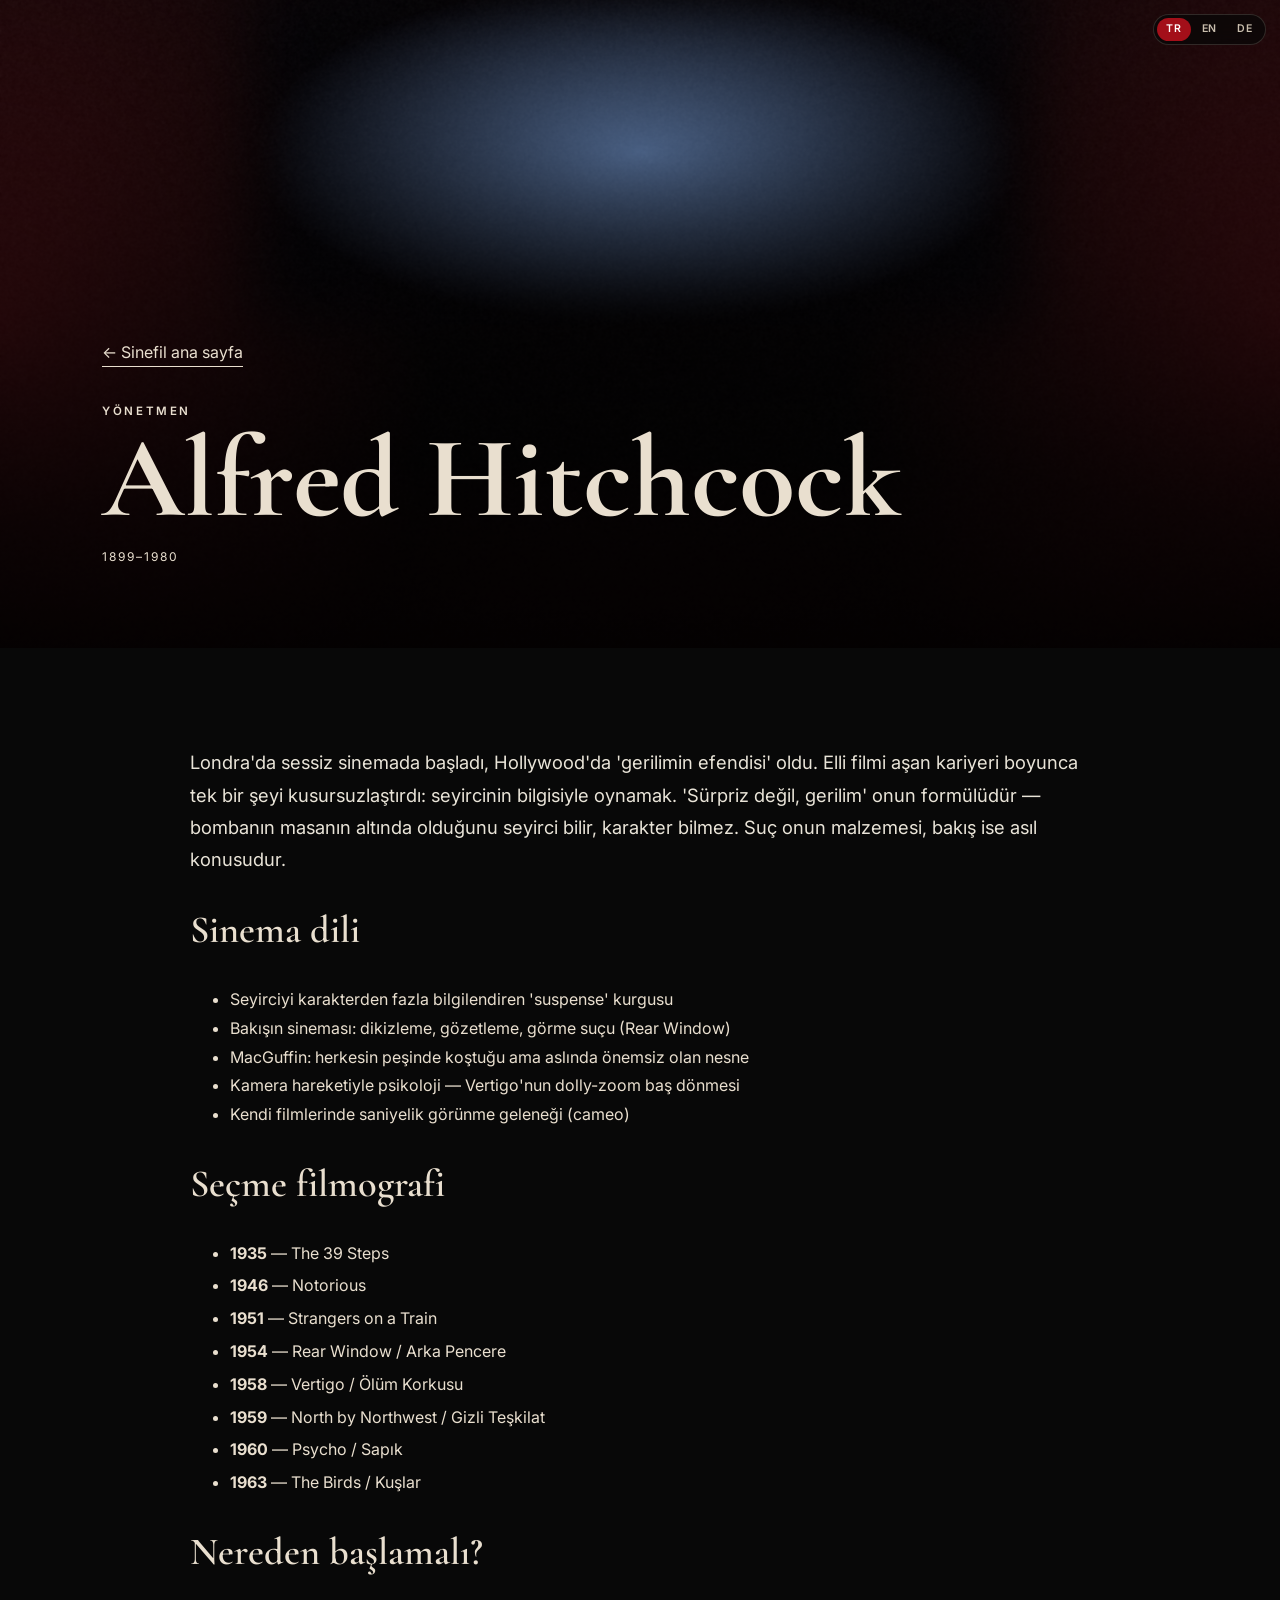
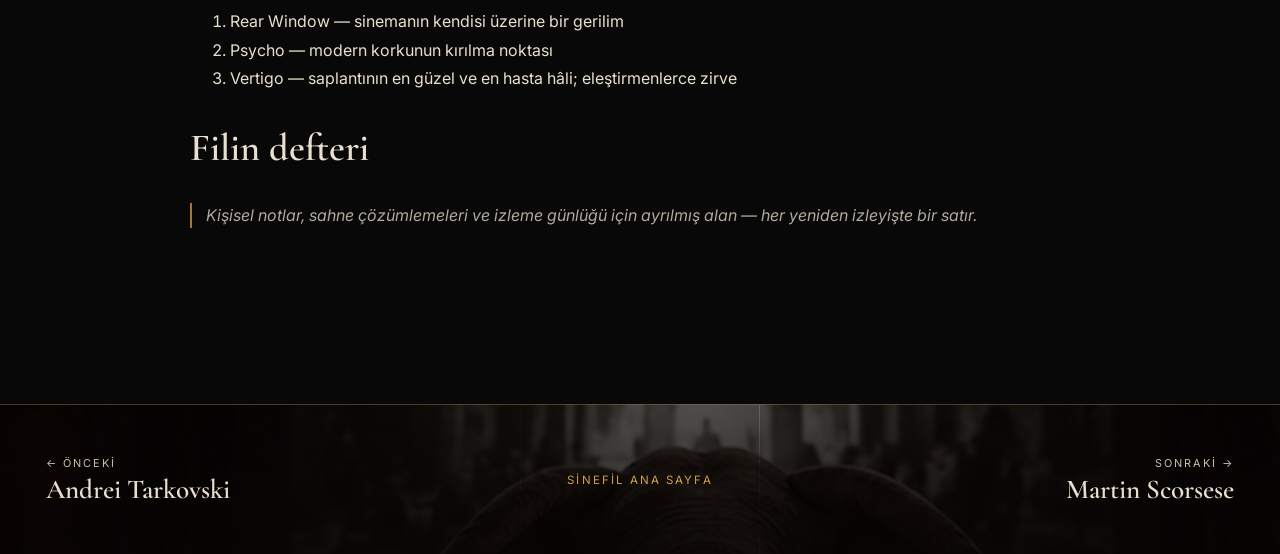
<file: directors/alfred-hitchcock.html>
<!DOCTYPE html>
<html lang="tr">
<head>
  <meta charset="UTF-8">
  <meta name="viewport" content="width=device-width, initial-scale=1.0">
  <title>Alfred Hitchcock — Sinefil</title>
  <link rel="preconnect" href="https://fonts.googleapis.com">
  <link rel="preconnect" href="https://fonts.gstatic.com" crossorigin>
  <link href="https://fonts.googleapis.com/css2?family=Cormorant+Garamond:wght@500;600;700&family=Inter:wght@400;500;600&display=swap" rel="stylesheet">
  <link rel="stylesheet" href="../style.css">
  <style>
    .detail-hero { min-height: 72vh; display:grid; align-items:end; padding:120px max(20px,8vw) 70px; background:linear-gradient(rgba(0,0,0,.2),rgba(0,0,0,.9)),url('../assets/images/cinema-red-01.png') center/cover; }
    .detail-hero h1 { margin:0; max-width:900px; font:700 clamp(3.6rem,9vw,9rem)/.82 'Cormorant Garamond',serif; }
    .detail-meta { margin-top:20px; text-transform:uppercase; letter-spacing:.16em; font-size:.75rem; }
    .detail-body { width:min(900px,calc(100% - 40px)); margin:auto; padding:80px 0 120px; }
    .detail-body h2 { font:600 2.4rem 'Cormorant Garamond',serif; }
    .back { display:inline-block; margin-bottom:35px; border-bottom:1px solid currentColor; }
      .lede{font-size:1.15rem;line-height:1.75;color:#e9e4d8;} .detail-body ul,.detail-body ol{line-height:1.8;} .filmo li{margin:4px 0;} .notlar{opacity:.75;font-style:italic;border-left:2px solid #d0a047;padding-left:14px;}
  </style>
</head>
<body>
  
  <div class="lang-switch lang-switch--float" role="group" aria-label="Language">
    <button type="button" data-set-lang="tr">TR</button>
    <button type="button" data-set-lang="en">EN</button>
    <button type="button" data-set-lang="de">DE</button>
  </div>
<section class="detail-hero">
    <div>
      <a class="back" href="../index.html" data-lang="tr">← Sinefil ana sayfa</a>
      <a class="back" href="../index.html" data-lang="en" hidden>← Sinefil home</a>
      <a class="back" href="../index.html" data-lang="de" hidden>← Zur Sinefil-Startseite</a>
      <p class="section-kicker" data-lang="tr">Yönetmen</p>
      <p class="section-kicker" data-lang="en" hidden>Director</p>
      <p class="section-kicker" data-lang="de" hidden>Regisseur</p>
      <h1>Alfred Hitchcock</h1>
      <p class="detail-meta">1899–1980</p>
    </div>
  </section>
  <main class="detail-body">
    <p class="lede" data-lang="tr">Londra'da sessiz sinemada başladı, Hollywood'da 'gerilimin efendisi' oldu. Elli filmi aşan kariyeri boyunca tek bir şeyi kusursuzlaştırdı: seyircinin bilgisiyle oynamak. 'Sürpriz değil, gerilim' onun formülüdür — bombanın masanın altında olduğunu seyirci bilir, karakter bilmez. Suç onun malzemesi, bakış ise asıl konusudur.</p>
    <p class="lede" data-lang="en" hidden>He began in London's silent cinema and became the 'master of suspense' in Hollywood. Across a career spanning more than fifty films, he perfected a single thing: playing with what the audience knows. 'Not surprise, but suspense' is his formula — the audience knows there is a bomb under the table, the character does not. Crime is his material, but the gaze is his true subject.</p>
    <p class="lede" data-lang="de" hidden>Er begann im Londoner Stummfilm und wurde in Hollywood zum 'Meister der Spannung'. Über eine Laufbahn von mehr als fünfzig Filmen vollendete er eine einzige Sache: das Spiel mit dem Wissen des Zuschauers. 'Nicht Überraschung, sondern Spannung' lautet seine Formel — der Zuschauer weiß, dass die Bombe unter dem Tisch liegt, die Figur nicht. Das Verbrechen ist sein Material, der Blick jedoch sein eigentliches Thema.</p>
    <h2 data-lang="tr">Sinema dili</h2>
    <h2 data-lang="en" hidden>Cinematic language</h2>
    <h2 data-lang="de" hidden>Filmsprache</h2>
    <ul data-lang="tr"><li>Seyirciyi karakterden fazla bilgilendiren 'suspense' kurgusu</li><li>Bakışın sineması: dikizleme, gözetleme, görme suçu (Rear Window)</li><li>MacGuffin: herkesin peşinde koştuğu ama aslında önemsiz olan nesne</li><li>Kamera hareketiyle psikoloji — Vertigo'nun dolly-zoom baş dönmesi</li><li>Kendi filmlerinde saniyelik görünme geleneği (cameo)</li></ul>
    <ul data-lang="en" hidden><li>A 'suspense' construction that tells the audience more than the character knows</li><li>A cinema of the gaze: peeping, surveillance, the crime of seeing (Rear Window)</li><li>MacGuffin: the object everyone chases yet which is ultimately unimportant</li><li>Psychology through camera movement — the dolly-zoom vertigo of Vertigo</li><li>The tradition of his own split-second appearance in his films (cameo)</li></ul>
    <ul data-lang="de" hidden><li>Eine 'Suspense'-Dramaturgie, die dem Zuschauer mehr verrät als der Figur</li><li>Ein Kino des Blicks: Spähen, Beobachten, das Verbrechen des Sehens (Rear Window)</li><li>MacGuffin: der Gegenstand, dem alle nachjagen, der aber eigentlich belanglos ist</li><li>Psychologie durch Kamerabewegung — der Dolly-Zoom-Schwindel von Vertigo</li><li>Die Tradition des sekundenkurzen Auftritts in seinen eigenen Filmen (Cameo)</li></ul>
    <h2 data-lang="tr">Seçme filmografi</h2>
    <h2 data-lang="en" hidden>Selected filmography</h2>
    <h2 data-lang="de" hidden>Ausgewählte Filmografie</h2>
    <ul class="filmo" data-lang="tr"><li><strong>1935</strong> — The 39 Steps</li><li><strong>1946</strong> — Notorious</li><li><strong>1951</strong> — Strangers on a Train</li><li><strong>1954</strong> — Rear Window / Arka Pencere</li><li><strong>1958</strong> — Vertigo / Ölüm Korkusu</li><li><strong>1959</strong> — North by Northwest / Gizli Teşkilat</li><li><strong>1960</strong> — Psycho / Sapık</li><li><strong>1963</strong> — The Birds / Kuşlar</li></ul>
    <ul class="filmo" data-lang="en" hidden><li><strong>1935</strong> — The 39 Steps</li><li><strong>1946</strong> — Notorious</li><li><strong>1951</strong> — Strangers on a Train</li><li><strong>1954</strong> — Rear Window / Arka Pencere</li><li><strong>1958</strong> — Vertigo / Ölüm Korkusu</li><li><strong>1959</strong> — North by Northwest / Gizli Teşkilat</li><li><strong>1960</strong> — Psycho / Sapık</li><li><strong>1963</strong> — The Birds / Kuşlar</li></ul>
    <ul class="filmo" data-lang="de" hidden><li><strong>1935</strong> — The 39 Steps</li><li><strong>1946</strong> — Notorious</li><li><strong>1951</strong> — Strangers on a Train</li><li><strong>1954</strong> — Rear Window / Arka Pencere</li><li><strong>1958</strong> — Vertigo / Ölüm Korkusu</li><li><strong>1959</strong> — North by Northwest / Gizli Teşkilat</li><li><strong>1960</strong> — Psycho / Sapık</li><li><strong>1963</strong> — The Birds / Kuşlar</li></ul>
    <h2 data-lang="tr">Nereden başlamalı?</h2>
    <h2 data-lang="en" hidden>Where to start?</h2>
    <h2 data-lang="de" hidden>Wo soll man anfangen?</h2>
    <ol data-lang="tr"><li>Rear Window — sinemanın kendisi üzerine bir gerilim</li><li>Psycho — modern korkunun kırılma noktası</li><li>Vertigo — saplantının en güzel ve en hasta hâli; eleştirmenlerce zirve</li></ol>
    <ol data-lang="en" hidden><li>Rear Window — a thriller about cinema itself</li><li>Psycho — the breaking point of modern horror</li><li>Vertigo — the most beautiful and most diseased form of obsession; the critics' summit</li></ol>
    <ol data-lang="de" hidden><li>Rear Window — ein Thriller über das Kino selbst</li><li>Psycho — der Bruchpunkt des modernen Horrors</li><li>Vertigo — die schönste und kränkste Gestalt der Besessenheit; von der Kritik als Gipfel gefeiert</li></ol>
    <h2 data-lang="tr">Filin defteri</h2>
    <h2 data-lang="en" hidden>The elephant's notebook</h2>
    <h2 data-lang="de" hidden>Das Notizbuch des Elefanten</h2>
    <p class="notlar" data-lang="tr">Kişisel notlar, sahne çözümlemeleri ve izleme günlüğü için ayrılmış alan — her yeniden izleyişte bir satır.</p>
    <p class="notlar" data-lang="en" hidden>A space reserved for personal notes, scene analyses and a viewing journal — one line with every rewatch.</p>
    <p class="notlar" data-lang="de" hidden>Ein Raum für persönliche Notizen, Szenenanalysen und ein Sichtungstagebuch — eine Zeile bei jeder erneuten Sichtung.</p>
  </main>
  <nav class="page-nav">
    <a class="pn-prev" href="andrei-tarkovsky.html"><span data-lang="tr">← Önceki</span><span data-lang="en" hidden>← Previous</span><span data-lang="de" hidden>← Zurück</span><strong>Andrei Tarkovski</strong></a>
    <a class="pn-home" href="../index.html" data-lang="tr">Sinefil ana sayfa</a>
    <a class="pn-home" href="../index.html" data-lang="en" hidden>Sinefil home</a>
    <a class="pn-home" href="../index.html" data-lang="de" hidden>Sinefil-Startseite</a>
    <a class="pn-next" href="martin-scorsese.html"><span data-lang="tr">Sonraki →</span><span data-lang="en" hidden>Next →</span><span data-lang="de" hidden>Weiter →</span><strong>Martin Scorsese</strong></a>
  </nav>
  <script src="../lang.js"></script>
</body>
</html>
</file>
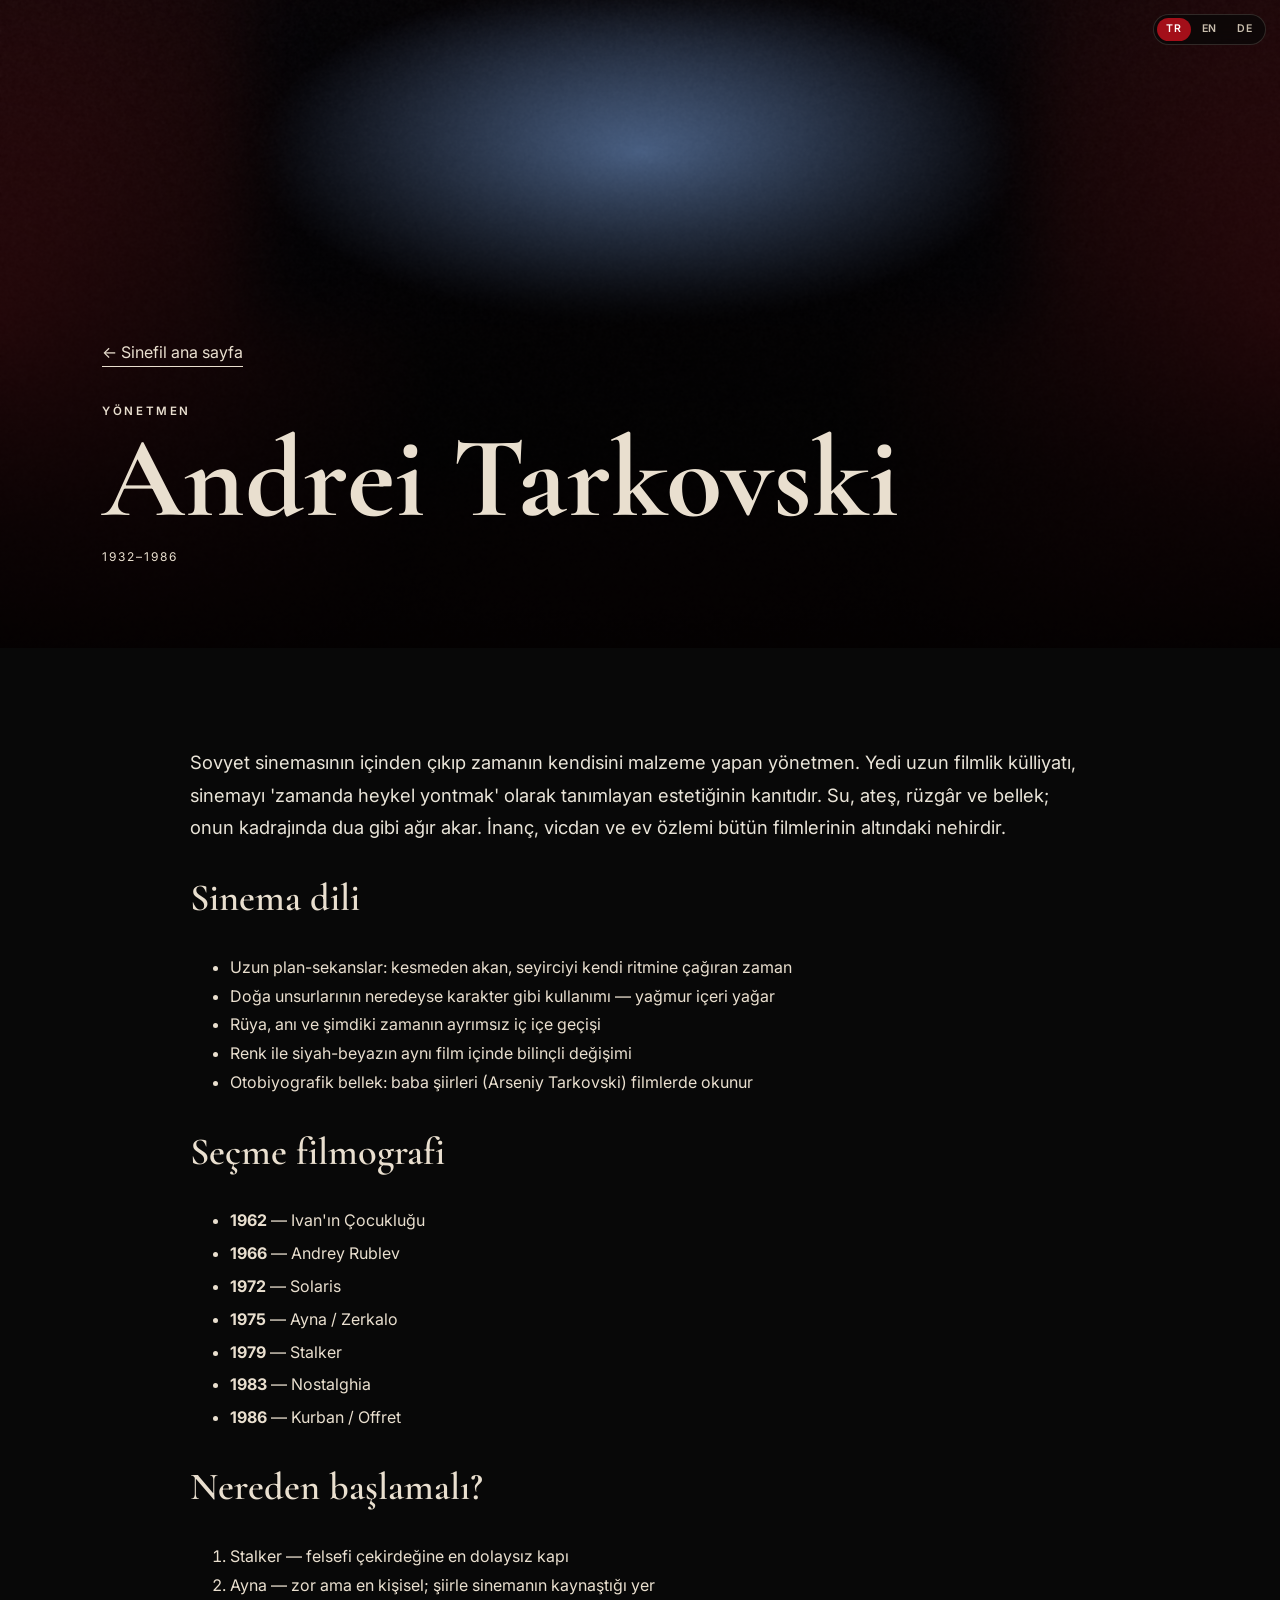
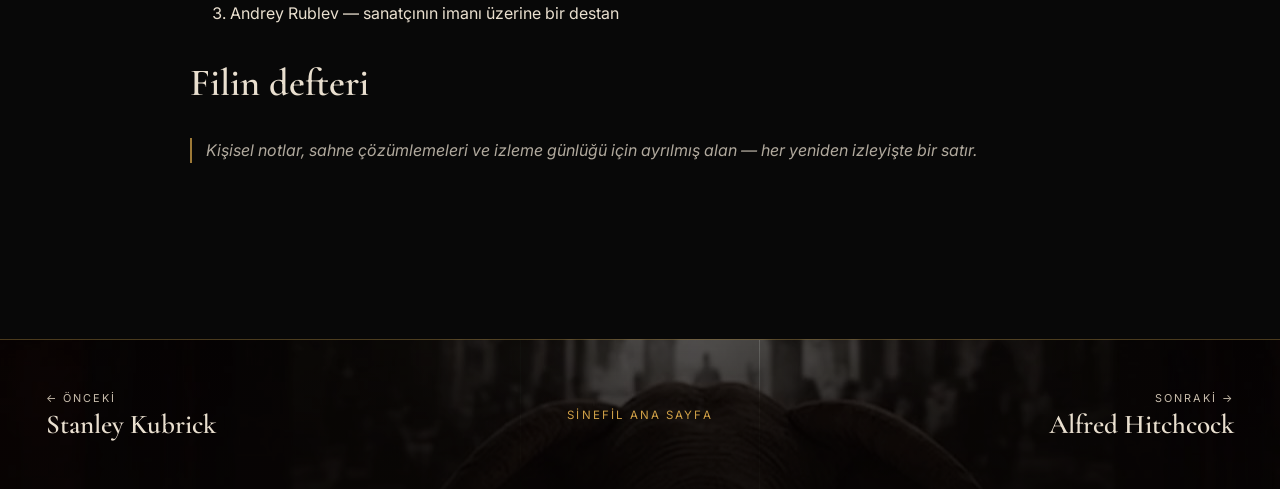
<file: directors/andrei-tarkovsky.html>
<!DOCTYPE html>
<html lang="tr">
<head>
  <meta charset="UTF-8">
  <meta name="viewport" content="width=device-width, initial-scale=1.0">
  <title>Andrei Tarkovski — Sinefil</title>
  <link rel="preconnect" href="https://fonts.googleapis.com">
  <link rel="preconnect" href="https://fonts.gstatic.com" crossorigin>
  <link href="https://fonts.googleapis.com/css2?family=Cormorant+Garamond:wght@500;600;700&family=Inter:wght@400;500;600&display=swap" rel="stylesheet">
  <link rel="stylesheet" href="../style.css">
  <style>
    .detail-hero { min-height: 72vh; display:grid; align-items:end; padding:120px max(20px,8vw) 70px; background:linear-gradient(rgba(0,0,0,.2),rgba(0,0,0,.9)),url('../assets/images/cinema-red-01.png') center/cover; }
    .detail-hero h1 { margin:0; max-width:900px; font:700 clamp(3.6rem,9vw,9rem)/.82 'Cormorant Garamond',serif; }
    .detail-meta { margin-top:20px; text-transform:uppercase; letter-spacing:.16em; font-size:.75rem; }
    .detail-body { width:min(900px,calc(100% - 40px)); margin:auto; padding:80px 0 120px; }
    .detail-body h2 { font:600 2.4rem 'Cormorant Garamond',serif; }
    .back { display:inline-block; margin-bottom:35px; border-bottom:1px solid currentColor; }
      .lede{font-size:1.15rem;line-height:1.75;color:#e9e4d8;} .detail-body ul,.detail-body ol{line-height:1.8;} .filmo li{margin:4px 0;} .notlar{opacity:.75;font-style:italic;border-left:2px solid #d0a047;padding-left:14px;}
  </style>
</head>
<body>
  
  <div class="lang-switch lang-switch--float" role="group" aria-label="Language">
    <button type="button" data-set-lang="tr">TR</button>
    <button type="button" data-set-lang="en">EN</button>
    <button type="button" data-set-lang="de">DE</button>
  </div>
<section class="detail-hero">
    <div>
      <a class="back" href="../index.html" data-lang="tr">← Sinefil ana sayfa</a>
      <a class="back" href="../index.html" data-lang="en" hidden>← Sinefil home</a>
      <a class="back" href="../index.html" data-lang="de" hidden>← Zur Sinefil-Startseite</a>
      <p class="section-kicker" data-lang="tr">Yönetmen</p>
      <p class="section-kicker" data-lang="en" hidden>Director</p>
      <p class="section-kicker" data-lang="de" hidden>Regisseur</p>
      <h1>Andrei Tarkovski</h1>
      <p class="detail-meta">1932–1986</p>
    </div>
  </section>
  <main class="detail-body">
    <p class="lede" data-lang="tr">Sovyet sinemasının içinden çıkıp zamanın kendisini malzeme yapan yönetmen. Yedi uzun filmlik külliyatı, sinemayı 'zamanda heykel yontmak' olarak tanımlayan estetiğinin kanıtıdır. Su, ateş, rüzgâr ve bellek; onun kadrajında dua gibi ağır akar. İnanç, vicdan ve ev özlemi bütün filmlerinin altındaki nehirdir.</p>
    <p class="lede" data-lang="en" hidden>A director who emerged from within Soviet cinema and made time itself his raw material. His body of work — seven feature films — stands as proof of an aesthetic that defined cinema as 'sculpting in time'. Water, fire, wind and memory flow through his frame as heavily as a prayer. Faith, conscience and the longing for home are the river running beneath all his films.</p>
    <p class="lede" data-lang="de" hidden>Ein Regisseur, der aus dem sowjetischen Kino hervorging und die Zeit selbst zu seinem Material machte. Sein Werk aus sieben Spielfilmen ist der Beweis einer Ästhetik, die das Kino als 'Bildhauerei in der Zeit' definierte. Wasser, Feuer, Wind und Erinnerung fließen in seinem Bildausschnitt schwer wie ein Gebet. Glaube, Gewissen und die Sehnsucht nach dem Zuhause sind der Strom unter all seinen Filmen.</p>
    <h2 data-lang="tr">Sinema dili</h2>
    <h2 data-lang="en" hidden>Cinematic language</h2>
    <h2 data-lang="de" hidden>Filmsprache</h2>
    <ul data-lang="tr"><li>Uzun plan-sekanslar: kesmeden akan, seyirciyi kendi ritmine çağıran zaman</li><li>Doğa unsurlarının neredeyse karakter gibi kullanımı — yağmur içeri yağar</li><li>Rüya, anı ve şimdiki zamanın ayrımsız iç içe geçişi</li><li>Renk ile siyah-beyazın aynı film içinde bilinçli değişimi</li><li>Otobiyografik bellek: baba şiirleri (Arseniy Tarkovski) filmlerde okunur</li></ul>
    <ul data-lang="en" hidden><li>Long takes: time flowing without a cut, summoning the viewer into its own rhythm</li><li>The elements of nature used almost as characters — the rain falls indoors</li><li>The seamless interweaving of dream, memory and the present</li><li>The deliberate shift between colour and black-and-white within the same film</li><li>Autobiographical memory: the father's poems (Arseniy Tarkovski) are recited in the films</li></ul>
    <ul data-lang="de" hidden><li>Lange Plansequenzen: Zeit, die ohne Schnitt fließt und den Zuschauer in ihren eigenen Rhythmus ruft</li><li>Der Einsatz der Naturelemente fast wie Figuren — der Regen fällt nach innen</li><li>Das nahtlose Ineinandergreifen von Traum, Erinnerung und Gegenwart</li><li>Der bewusste Wechsel zwischen Farbe und Schwarz-Weiß innerhalb desselben Films</li><li>Autobiografisches Gedächtnis: die Gedichte des Vaters (Arseniy Tarkovski) werden in den Filmen vorgetragen</li></ul>
    <h2 data-lang="tr">Seçme filmografi</h2>
    <h2 data-lang="en" hidden>Selected filmography</h2>
    <h2 data-lang="de" hidden>Ausgewählte Filmografie</h2>
    <ul class="filmo" data-lang="tr"><li><strong>1962</strong> — Ivan'ın Çocukluğu</li><li><strong>1966</strong> — Andrey Rublev</li><li><strong>1972</strong> — Solaris</li><li><strong>1975</strong> — Ayna / Zerkalo</li><li><strong>1979</strong> — Stalker</li><li><strong>1983</strong> — Nostalghia</li><li><strong>1986</strong> — Kurban / Offret</li></ul>
    <ul class="filmo" data-lang="en" hidden><li><strong>1962</strong> — Ivan'ın Çocukluğu</li><li><strong>1966</strong> — Andrey Rublev</li><li><strong>1972</strong> — Solaris</li><li><strong>1975</strong> — Ayna / Zerkalo</li><li><strong>1979</strong> — Stalker</li><li><strong>1983</strong> — Nostalghia</li><li><strong>1986</strong> — Kurban / Offret</li></ul>
    <ul class="filmo" data-lang="de" hidden><li><strong>1962</strong> — Ivan'ın Çocukluğu</li><li><strong>1966</strong> — Andrey Rublev</li><li><strong>1972</strong> — Solaris</li><li><strong>1975</strong> — Ayna / Zerkalo</li><li><strong>1979</strong> — Stalker</li><li><strong>1983</strong> — Nostalghia</li><li><strong>1986</strong> — Kurban / Offret</li></ul>
    <h2 data-lang="tr">Nereden başlamalı?</h2>
    <h2 data-lang="en" hidden>Where to start?</h2>
    <h2 data-lang="de" hidden>Wo soll man anfangen?</h2>
    <ol data-lang="tr"><li>Stalker — felsefi çekirdeğine en dolaysız kapı</li><li>Ayna — zor ama en kişisel; şiirle sinemanın kaynaştığı yer</li><li>Andrey Rublev — sanatçının imanı üzerine bir destan</li></ol>
    <ol data-lang="en" hidden><li>Stalker — the most direct door into his philosophical core</li><li>Ayna — difficult but the most personal; where poetry and cinema fuse</li><li>Andrey Rublev — an epic on the artist's faith</li></ol>
    <ol data-lang="de" hidden><li>Stalker — die unmittelbarste Tür zu seinem philosophischen Kern</li><li>Ayna — schwierig, aber am persönlichsten; wo Poesie und Kino verschmelzen</li><li>Andrey Rublev — ein Epos über den Glauben des Künstlers</li></ol>
    <h2 data-lang="tr">Filin defteri</h2>
    <h2 data-lang="en" hidden>The elephant's notebook</h2>
    <h2 data-lang="de" hidden>Das Notizbuch des Elefanten</h2>
    <p class="notlar" data-lang="tr">Kişisel notlar, sahne çözümlemeleri ve izleme günlüğü için ayrılmış alan — her yeniden izleyişte bir satır.</p>
    <p class="notlar" data-lang="en" hidden>A space set aside for personal notes, scene analyses and a viewing diary — one line with every rewatch.</p>
    <p class="notlar" data-lang="de" hidden>Ein Raum für persönliche Notizen, Szenenanalysen und ein Sichtungstagebuch — eine Zeile bei jedem erneuten Sehen.</p>
  </main>
  <nav class="page-nav">
    <a class="pn-prev" href="stanley-kubrick.html"><span data-lang="tr">← Önceki</span><span data-lang="en" hidden>← Previous</span><span data-lang="de" hidden>← Zurück</span><strong>Stanley Kubrick</strong></a>
    <a class="pn-home" href="../index.html" data-lang="tr">Sinefil ana sayfa</a>
    <a class="pn-home" href="../index.html" data-lang="en" hidden>Sinefil home</a>
    <a class="pn-home" href="../index.html" data-lang="de" hidden>Sinefil-Startseite</a>
    <a class="pn-next" href="alfred-hitchcock.html"><span data-lang="tr">Sonraki →</span><span data-lang="en" hidden>Next →</span><span data-lang="de" hidden>Weiter →</span><strong>Alfred Hitchcock</strong></a>
  </nav>
  <script src="../lang.js"></script>
</body>
</html>
</file>
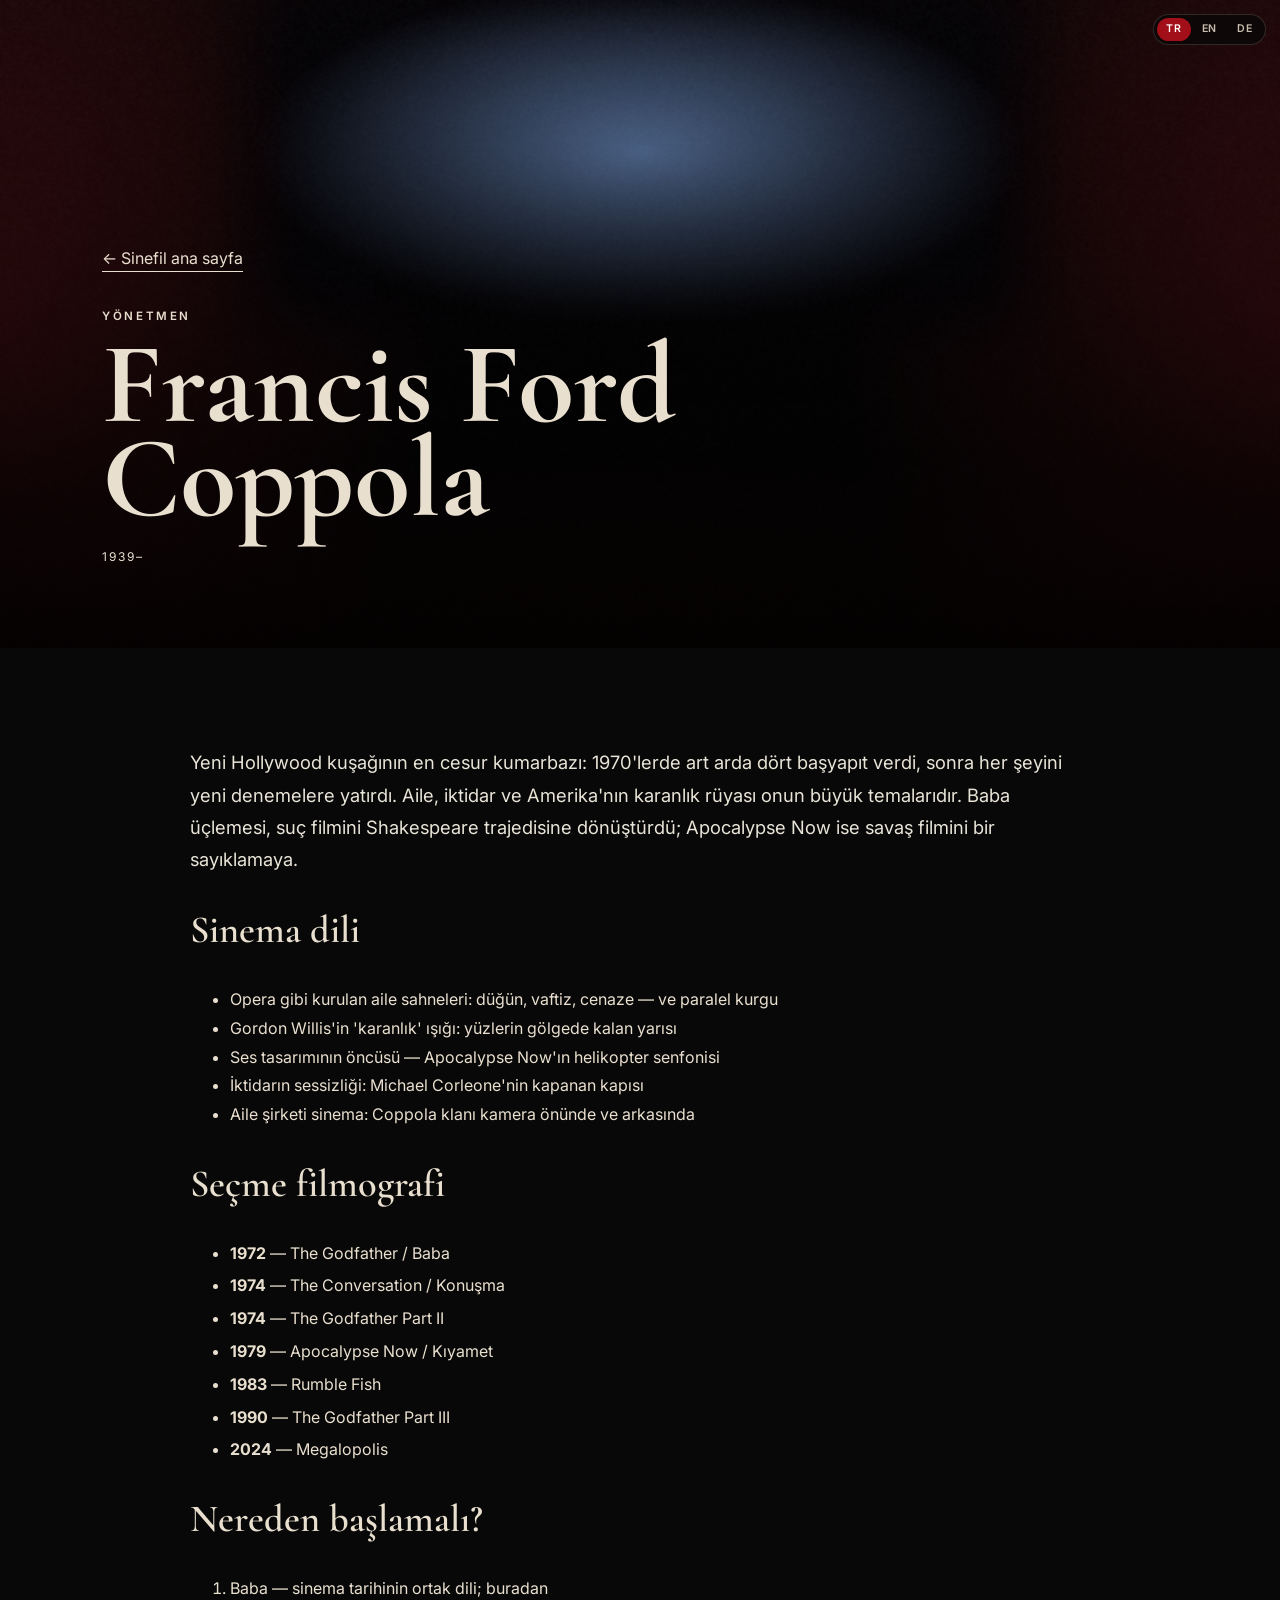
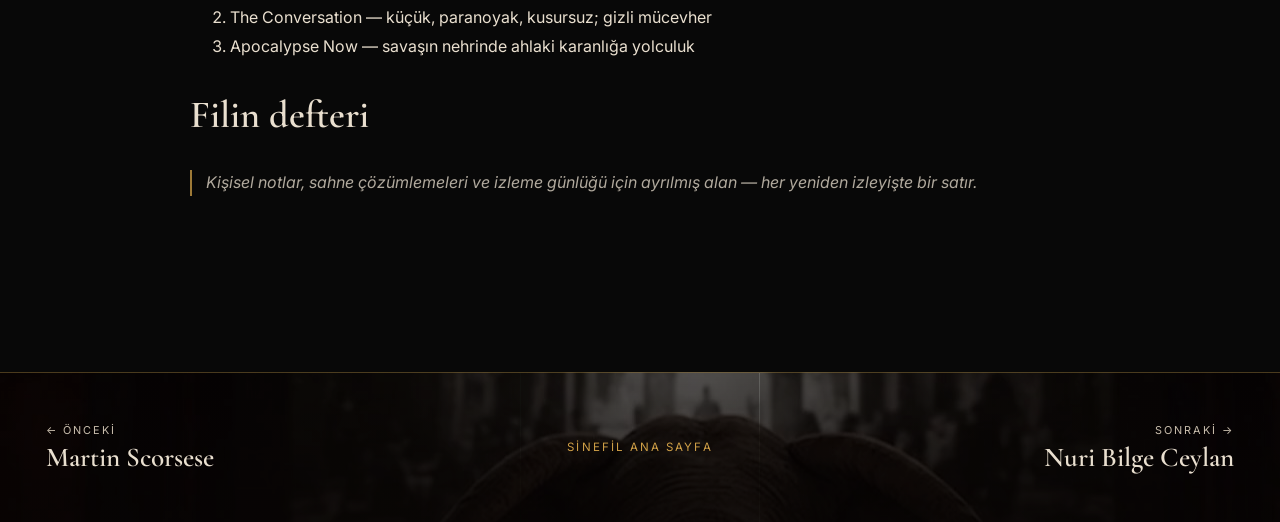
<file: directors/francis-ford-coppola.html>
<!DOCTYPE html>
<html lang="tr">
<head>
  <meta charset="UTF-8">
  <meta name="viewport" content="width=device-width, initial-scale=1.0">
  <title>Francis Ford Coppola — Sinefil</title>
  <link rel="preconnect" href="https://fonts.googleapis.com">
  <link rel="preconnect" href="https://fonts.gstatic.com" crossorigin>
  <link href="https://fonts.googleapis.com/css2?family=Cormorant+Garamond:wght@500;600;700&family=Inter:wght@400;500;600&display=swap" rel="stylesheet">
  <link rel="stylesheet" href="../style.css">
  <style>
    .detail-hero { min-height: 72vh; display:grid; align-items:end; padding:120px max(20px,8vw) 70px; background:linear-gradient(rgba(0,0,0,.2),rgba(0,0,0,.9)),url('../assets/images/cinema-red-01.png') center/cover; }
    .detail-hero h1 { margin:0; max-width:900px; font:700 clamp(3.6rem,9vw,9rem)/.82 'Cormorant Garamond',serif; }
    .detail-meta { margin-top:20px; text-transform:uppercase; letter-spacing:.16em; font-size:.75rem; }
    .detail-body { width:min(900px,calc(100% - 40px)); margin:auto; padding:80px 0 120px; }
    .detail-body h2 { font:600 2.4rem 'Cormorant Garamond',serif; }
    .back { display:inline-block; margin-bottom:35px; border-bottom:1px solid currentColor; }
      .lede{font-size:1.15rem;line-height:1.75;color:#e9e4d8;} .detail-body ul,.detail-body ol{line-height:1.8;} .filmo li{margin:4px 0;} .notlar{opacity:.75;font-style:italic;border-left:2px solid #d0a047;padding-left:14px;}
  </style>
</head>
<body>
  
  <div class="lang-switch lang-switch--float" role="group" aria-label="Language">
    <button type="button" data-set-lang="tr">TR</button>
    <button type="button" data-set-lang="en">EN</button>
    <button type="button" data-set-lang="de">DE</button>
  </div>
<section class="detail-hero">
    <div>
      <a class="back" href="../index.html" data-lang="tr">← Sinefil ana sayfa</a>
      <a class="back" href="../index.html" data-lang="en" hidden>← Sinefil home</a>
      <a class="back" href="../index.html" data-lang="de" hidden>← Zur Sinefil-Startseite</a>
      <p class="section-kicker" data-lang="tr">Yönetmen</p>
      <p class="section-kicker" data-lang="en" hidden>Director</p>
      <p class="section-kicker" data-lang="de" hidden>Regisseur</p>
      <h1>Francis Ford Coppola</h1>
      <p class="detail-meta">1939–</p>
    </div>
  </section>
  <main class="detail-body">
    <p class="lede" data-lang="tr">Yeni Hollywood kuşağının en cesur kumarbazı: 1970'lerde art arda dört başyapıt verdi, sonra her şeyini yeni denemelere yatırdı. Aile, iktidar ve Amerika'nın karanlık rüyası onun büyük temalarıdır. Baba üçlemesi, suç filmini Shakespeare trajedisine dönüştürdü; Apocalypse Now ise savaş filmini bir sayıklamaya.</p>
    <p class="lede" data-lang="en" hidden>The boldest gambler of the New Hollywood generation: in the 1970s he delivered four masterpieces in a row, then wagered everything on new experiments. Family, power and the dark dream of America are his great themes. The Godfather trilogy turned the crime film into Shakespearean tragedy; Apocalypse Now turned the war film into a fever dream.</p>
    <p class="lede" data-lang="de" hidden>Der kühnste Spieler der New-Hollywood-Generation: In den 1970ern schuf er vier Meisterwerke in Folge und setzte danach alles auf neue Experimente. Familie, Macht und der dunkle Traum Amerikas sind seine großen Themen. Die Godfather-Trilogie verwandelte den Kriminalfilm in eine Shakespeare-Tragödie; Apocalypse Now den Kriegsfilm in ein Fieberdelirium.</p>
    <h2 data-lang="tr">Sinema dili</h2>
    <h2 data-lang="en" hidden>Cinematic language</h2>
    <h2 data-lang="de" hidden>Filmsprache</h2>
    <ul data-lang="tr"><li>Opera gibi kurulan aile sahneleri: düğün, vaftiz, cenaze — ve paralel kurgu</li><li>Gordon Willis'in 'karanlık' ışığı: yüzlerin gölgede kalan yarısı</li><li>Ses tasarımının öncüsü — Apocalypse Now'ın helikopter senfonisi</li><li>İktidarın sessizliği: Michael Corleone'nin kapanan kapısı</li><li>Aile şirketi sinema: Coppola klanı kamera önünde ve arkasında</li></ul>
    <ul data-lang="en" hidden><li>Family scenes staged like opera: wedding, baptism, funeral — and parallel editing</li><li>Gordon Willis's 'dark' lighting: the half of a face left in shadow</li><li>A pioneer of sound design — the helicopter symphony of Apocalypse Now</li><li>The silence of power: the door closing on Michael Corleone</li><li>Cinema as family firm: the Coppola clan in front of and behind the camera</li></ul>
    <ul data-lang="de" hidden><li>Wie eine Oper inszenierte Familienszenen: Hochzeit, Taufe, Begräbnis — und Parallelmontage</li><li>Gordon Willis' „dunkles" Licht: die im Schatten liegende Gesichtshälfte</li><li>Ein Pionier des Sounddesigns — die Hubschraubersinfonie von Apocalypse Now</li><li>Die Stille der Macht: die sich vor Michael Corleone schließende Tür</li><li>Kino als Familienbetrieb: der Coppola-Clan vor und hinter der Kamera</li></ul>
    <h2 data-lang="tr">Seçme filmografi</h2>
    <h2 data-lang="en" hidden>Selected filmography</h2>
    <h2 data-lang="de" hidden>Ausgewählte Filmografie</h2>
    <ul class="filmo" data-lang="tr"><li><strong>1972</strong> — The Godfather / Baba</li><li><strong>1974</strong> — The Conversation / Konuşma</li><li><strong>1974</strong> — The Godfather Part II</li><li><strong>1979</strong> — Apocalypse Now / Kıyamet</li><li><strong>1983</strong> — Rumble Fish</li><li><strong>1990</strong> — The Godfather Part III</li><li><strong>2024</strong> — Megalopolis</li></ul>
    <ul class="filmo" data-lang="en" hidden><li><strong>1972</strong> — The Godfather</li><li><strong>1974</strong> — The Conversation</li><li><strong>1974</strong> — The Godfather Part II</li><li><strong>1979</strong> — Apocalypse Now</li><li><strong>1983</strong> — Rumble Fish</li><li><strong>1990</strong> — The Godfather Part III</li><li><strong>2024</strong> — Megalopolis</li></ul>
    <ul class="filmo" data-lang="de" hidden><li><strong>1972</strong> — The Godfather</li><li><strong>1974</strong> — The Conversation</li><li><strong>1974</strong> — The Godfather Part II</li><li><strong>1979</strong> — Apocalypse Now</li><li><strong>1983</strong> — Rumble Fish</li><li><strong>1990</strong> — The Godfather Part III</li><li><strong>2024</strong> — Megalopolis</li></ul>
    <h2 data-lang="tr">Nereden başlamalı?</h2>
    <h2 data-lang="en" hidden>Where to start?</h2>
    <h2 data-lang="de" hidden>Wo soll man anfangen?</h2>
    <ol data-lang="tr"><li>Baba — sinema tarihinin ortak dili; buradan</li><li>The Conversation — küçük, paranoyak, kusursuz; gizli mücevher</li><li>Apocalypse Now — savaşın nehrinde ahlaki karanlığa yolculuk</li></ol>
    <ol data-lang="en" hidden><li>The Godfather — the common tongue of film history; start here</li><li>The Conversation — small, paranoid, flawless; a hidden gem</li><li>Apocalypse Now — a journey down the river of war into moral darkness</li></ol>
    <ol data-lang="de" hidden><li>The Godfather — die gemeinsame Sprache der Filmgeschichte; hier beginnen</li><li>The Conversation — klein, paranoid, makellos; ein verborgenes Juwel</li><li>Apocalypse Now — eine Reise den Fluss des Krieges hinab in die moralische Finsternis</li></ol>
    <h2 data-lang="tr">Filin defteri</h2>
    <h2 data-lang="en" hidden>The elephant's notebook</h2>
    <h2 data-lang="de" hidden>Das Notizbuch des Elefanten</h2>
    <p class="notlar" data-lang="tr">Kişisel notlar, sahne çözümlemeleri ve izleme günlüğü için ayrılmış alan — her yeniden izleyişte bir satır.</p>
    <p class="notlar" data-lang="en" hidden>A space reserved for personal notes, scene analyses and a viewing diary — one line with every rewatch.</p>
    <p class="notlar" data-lang="de" hidden>Ein Raum für persönliche Notizen, Szenenanalysen und ein Sichtungstagebuch — eine Zeile bei jedem erneuten Sehen.</p>
  </main>
  <nav class="page-nav">
    <a class="pn-prev" href="martin-scorsese.html"><span data-lang="tr">← Önceki</span><span data-lang="en" hidden>← Previous</span><span data-lang="de" hidden>← Zurück</span><strong>Martin Scorsese</strong></a>
    <a class="pn-home" href="../index.html" data-lang="tr">Sinefil ana sayfa</a>
    <a class="pn-home" href="../index.html" data-lang="en" hidden>Sinefil home</a>
    <a class="pn-home" href="../index.html" data-lang="de" hidden>Sinefil-Startseite</a>
    <a class="pn-next" href="nuri-bilge-ceylan.html"><span data-lang="tr">Sonraki →</span><span data-lang="en" hidden>Next →</span><span data-lang="de" hidden>Weiter →</span><strong>Nuri Bilge Ceylan</strong></a>
  </nav>
  <script src="../lang.js"></script>
</body>
</html>
</file>
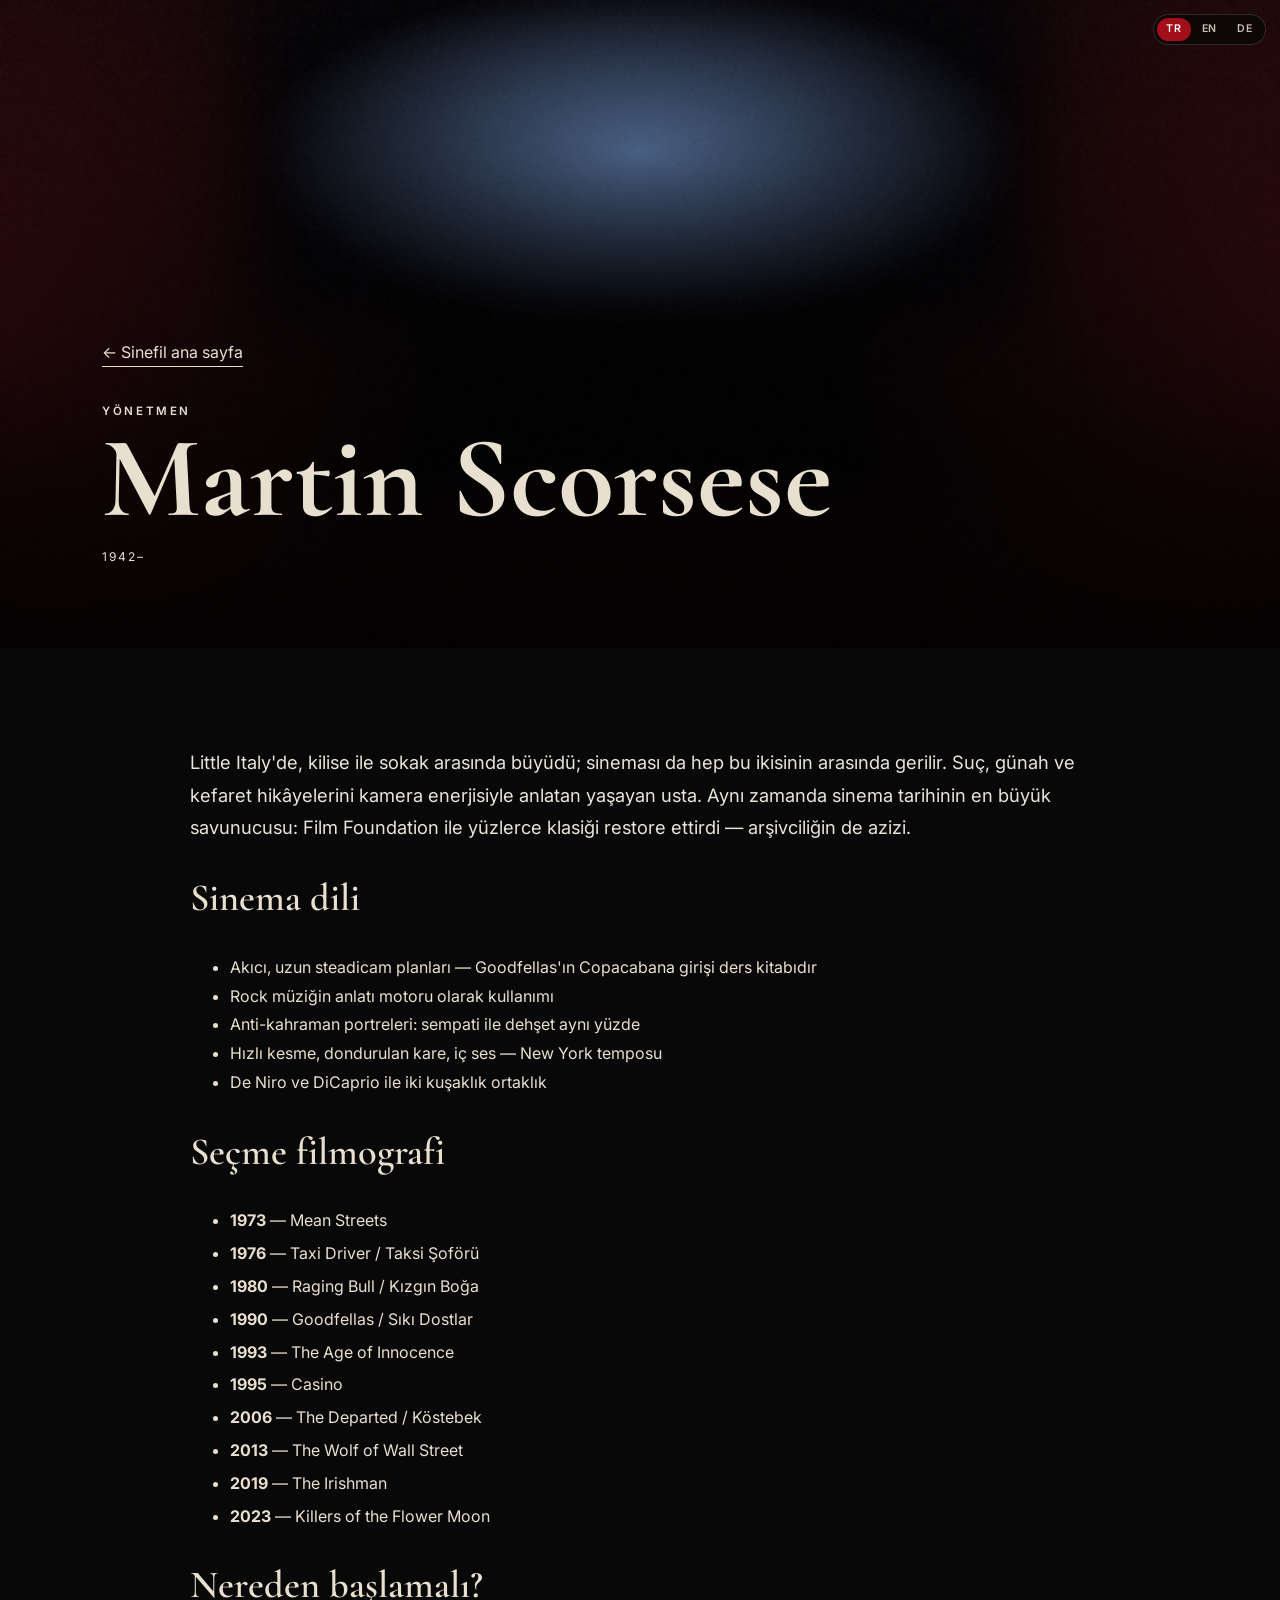
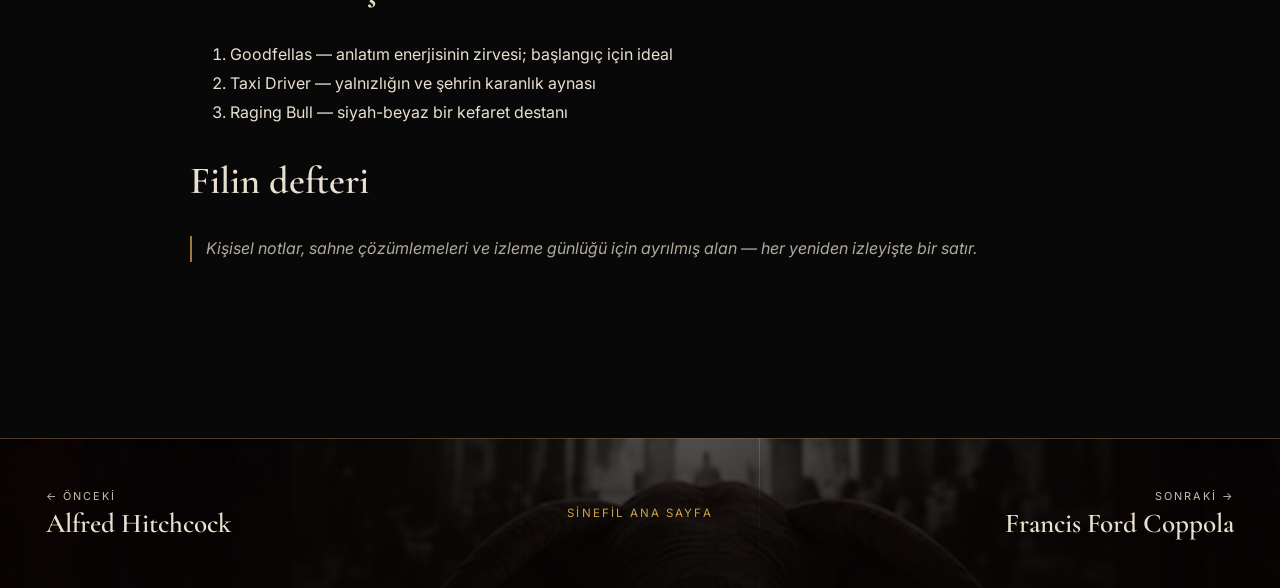
<file: directors/martin-scorsese.html>
<!DOCTYPE html>
<html lang="tr">
<head>
  <meta charset="UTF-8">
  <meta name="viewport" content="width=device-width, initial-scale=1.0">
  <title>Martin Scorsese — Sinefil</title>
  <link rel="preconnect" href="https://fonts.googleapis.com">
  <link rel="preconnect" href="https://fonts.gstatic.com" crossorigin>
  <link href="https://fonts.googleapis.com/css2?family=Cormorant+Garamond:wght@500;600;700&family=Inter:wght@400;500;600&display=swap" rel="stylesheet">
  <link rel="stylesheet" href="../style.css">
  <style>
    .detail-hero { min-height: 72vh; display:grid; align-items:end; padding:120px max(20px,8vw) 70px; background:linear-gradient(rgba(0,0,0,.2),rgba(0,0,0,.9)),url('../assets/images/cinema-red-01.png') center/cover; }
    .detail-hero h1 { margin:0; max-width:900px; font:700 clamp(3.6rem,9vw,9rem)/.82 'Cormorant Garamond',serif; }
    .detail-meta { margin-top:20px; text-transform:uppercase; letter-spacing:.16em; font-size:.75rem; }
    .detail-body { width:min(900px,calc(100% - 40px)); margin:auto; padding:80px 0 120px; }
    .detail-body h2 { font:600 2.4rem 'Cormorant Garamond',serif; }
    .back { display:inline-block; margin-bottom:35px; border-bottom:1px solid currentColor; }
      .lede{font-size:1.15rem;line-height:1.75;color:#e9e4d8;} .detail-body ul,.detail-body ol{line-height:1.8;} .filmo li{margin:4px 0;} .notlar{opacity:.75;font-style:italic;border-left:2px solid #d0a047;padding-left:14px;}
  </style>
</head>
<body>
  
  <div class="lang-switch lang-switch--float" role="group" aria-label="Language">
    <button type="button" data-set-lang="tr">TR</button>
    <button type="button" data-set-lang="en">EN</button>
    <button type="button" data-set-lang="de">DE</button>
  </div>
<section class="detail-hero">
    <div>
      <a class="back" href="../index.html" data-lang="tr">← Sinefil ana sayfa</a>
      <a class="back" href="../index.html" data-lang="en" hidden>← Sinefil home</a>
      <a class="back" href="../index.html" data-lang="de" hidden>← Zur Sinefil-Startseite</a>
      <p class="section-kicker" data-lang="tr">Yönetmen</p>
      <p class="section-kicker" data-lang="en" hidden>Director</p>
      <p class="section-kicker" data-lang="de" hidden>Regisseur</p>
      <h1>Martin Scorsese</h1>
      <p class="detail-meta">1942–</p>
    </div>
  </section>
  <main class="detail-body">
    <p class="lede" data-lang="tr">Little Italy'de, kilise ile sokak arasında büyüdü; sineması da hep bu ikisinin arasında gerilir. Suç, günah ve kefaret hikâyelerini kamera enerjisiyle anlatan yaşayan usta. Aynı zamanda sinema tarihinin en büyük savunucusu: Film Foundation ile yüzlerce klasiği restore ettirdi — arşivciliğin de azizi.</p>
    <p class="lede" data-lang="en" hidden>He grew up in Little Italy, between the church and the street; his cinema, too, is forever stretched taut between the two. A living master who tells stories of crime, sin and redemption with the raw energy of the camera. He is also the greatest champion in the history of cinema: through the Film Foundation he has had hundreds of classics restored — a saint of the archive as well.</p>
    <p class="lede" data-lang="de" hidden>Er wuchs in Little Italy auf, zwischen Kirche und Straße; auch sein Kino ist stets zwischen diesen beiden gespannt. Ein lebender Meister, der Geschichten von Verbrechen, Sünde und Erlösung mit der Energie der Kamera erzählt. Zugleich der größte Fürsprecher der Filmgeschichte: Mit der Film Foundation ließ er Hunderte Klassiker restaurieren — auch ein Schutzheiliger des Archivs.</p>
    <h2 data-lang="tr">Sinema dili</h2>
    <h2 data-lang="en" hidden>Cinematic language</h2>
    <h2 data-lang="de" hidden>Filmsprache</h2>
    <ul data-lang="tr"><li>Akıcı, uzun steadicam planları — Goodfellas'ın Copacabana girişi ders kitabıdır</li><li>Rock müziğin anlatı motoru olarak kullanımı</li><li>Anti-kahraman portreleri: sempati ile dehşet aynı yüzde</li><li>Hızlı kesme, dondurulan kare, iç ses — New York temposu</li><li>De Niro ve DiCaprio ile iki kuşaklık ortaklık</li></ul>
    <ul data-lang="en" hidden><li>Fluid, extended Steadicam shots — the Copacabana entrance in Goodfellas is textbook</li><li>The use of rock music as a narrative engine</li><li>Portraits of the anti-hero: sympathy and horror on the same face</li><li>Rapid cutting, freeze-frame, voice-over — the tempo of New York</li><li>A two-generation partnership with De Niro and DiCaprio</li></ul>
    <ul data-lang="de" hidden><li>Fließende, lange Steadicam-Einstellungen — der Copacabana-Eingang in Goodfellas ist ein Lehrstück</li><li>Der Einsatz von Rockmusik als erzählerischer Motor</li><li>Antihelden-Porträts: Sympathie und Grauen auf demselben Gesicht</li><li>Schneller Schnitt, Standbild, innere Stimme — der Rhythmus von New York</li><li>Eine über zwei Generationen reichende Partnerschaft mit De Niro und DiCaprio</li></ul>
    <h2 data-lang="tr">Seçme filmografi</h2>
    <h2 data-lang="en" hidden>Selected filmography</h2>
    <h2 data-lang="de" hidden>Ausgewählte Filmografie</h2>
    <ul class="filmo" data-lang="tr"><li><strong>1973</strong> — Mean Streets</li><li><strong>1976</strong> — Taxi Driver / Taksi Şoförü</li><li><strong>1980</strong> — Raging Bull / Kızgın Boğa</li><li><strong>1990</strong> — Goodfellas / Sıkı Dostlar</li><li><strong>1993</strong> — The Age of Innocence</li><li><strong>1995</strong> — Casino</li><li><strong>2006</strong> — The Departed / Köstebek</li><li><strong>2013</strong> — The Wolf of Wall Street</li><li><strong>2019</strong> — The Irishman</li><li><strong>2023</strong> — Killers of the Flower Moon</li></ul>
    <ul class="filmo" data-lang="en" hidden><li><strong>1973</strong> — Mean Streets</li><li><strong>1976</strong> — Taxi Driver / Taksi Şoförü</li><li><strong>1980</strong> — Raging Bull / Kızgın Boğa</li><li><strong>1990</strong> — Goodfellas / Sıkı Dostlar</li><li><strong>1993</strong> — The Age of Innocence</li><li><strong>1995</strong> — Casino</li><li><strong>2006</strong> — The Departed / Köstebek</li><li><strong>2013</strong> — The Wolf of Wall Street</li><li><strong>2019</strong> — The Irishman</li><li><strong>2023</strong> — Killers of the Flower Moon</li></ul>
    <ul class="filmo" data-lang="de" hidden><li><strong>1973</strong> — Mean Streets</li><li><strong>1976</strong> — Taxi Driver / Taksi Şoförü</li><li><strong>1980</strong> — Raging Bull / Kızgın Boğa</li><li><strong>1990</strong> — Goodfellas / Sıkı Dostlar</li><li><strong>1993</strong> — The Age of Innocence</li><li><strong>1995</strong> — Casino</li><li><strong>2006</strong> — The Departed / Köstebek</li><li><strong>2013</strong> — The Wolf of Wall Street</li><li><strong>2019</strong> — The Irishman</li><li><strong>2023</strong> — Killers of the Flower Moon</li></ul>
    <h2 data-lang="tr">Nereden başlamalı?</h2>
    <h2 data-lang="en" hidden>Where to start?</h2>
    <h2 data-lang="de" hidden>Wo soll man anfangen?</h2>
    <ol data-lang="tr"><li>Goodfellas — anlatım enerjisinin zirvesi; başlangıç için ideal</li><li>Taxi Driver — yalnızlığın ve şehrin karanlık aynası</li><li>Raging Bull — siyah-beyaz bir kefaret destanı</li></ol>
    <ol data-lang="en" hidden><li>Goodfellas — the peak of narrative energy; ideal as a starting point</li><li>Taxi Driver — a dark mirror of loneliness and the city</li><li>Raging Bull — a black-and-white epic of redemption</li></ol>
    <ol data-lang="de" hidden><li>Goodfellas — der Gipfel erzählerischer Energie; ideal für den Einstieg</li><li>Taxi Driver — ein dunkler Spiegel der Einsamkeit und der Stadt</li><li>Raging Bull — ein Schwarzweiß-Epos der Erlösung</li></ol>
    <h2 data-lang="tr">Filin defteri</h2>
    <h2 data-lang="en" hidden>The elephant's notebook</h2>
    <h2 data-lang="de" hidden>Das Notizbuch des Elefanten</h2>
    <p class="notlar" data-lang="tr">Kişisel notlar, sahne çözümlemeleri ve izleme günlüğü için ayrılmış alan — her yeniden izleyişte bir satır.</p>
    <p class="notlar" data-lang="en" hidden>A space set aside for personal notes, scene analyses and a viewing diary — one line with every rewatch.</p>
    <p class="notlar" data-lang="de" hidden>Ein Raum für persönliche Notizen, Szenenanalysen und ein Sichtungstagebuch — bei jedem erneuten Sehen eine Zeile.</p>
  </main>
  <nav class="page-nav">
    <a class="pn-prev" href="alfred-hitchcock.html"><span data-lang="tr">← Önceki</span><span data-lang="en" hidden>← Previous</span><span data-lang="de" hidden>← Zurück</span><strong>Alfred Hitchcock</strong></a>
    <a class="pn-home" href="../index.html" data-lang="tr">Sinefil ana sayfa</a>
    <a class="pn-home" href="../index.html" data-lang="en" hidden>Sinefil home</a>
    <a class="pn-home" href="../index.html" data-lang="de" hidden>Sinefil-Startseite</a>
    <a class="pn-next" href="francis-ford-coppola.html"><span data-lang="tr">Sonraki →</span><span data-lang="en" hidden>Next →</span><span data-lang="de" hidden>Weiter →</span><strong>Francis Ford Coppola</strong></a>
  </nav>
  <script src="../lang.js"></script>
</body>
</html>
</file>
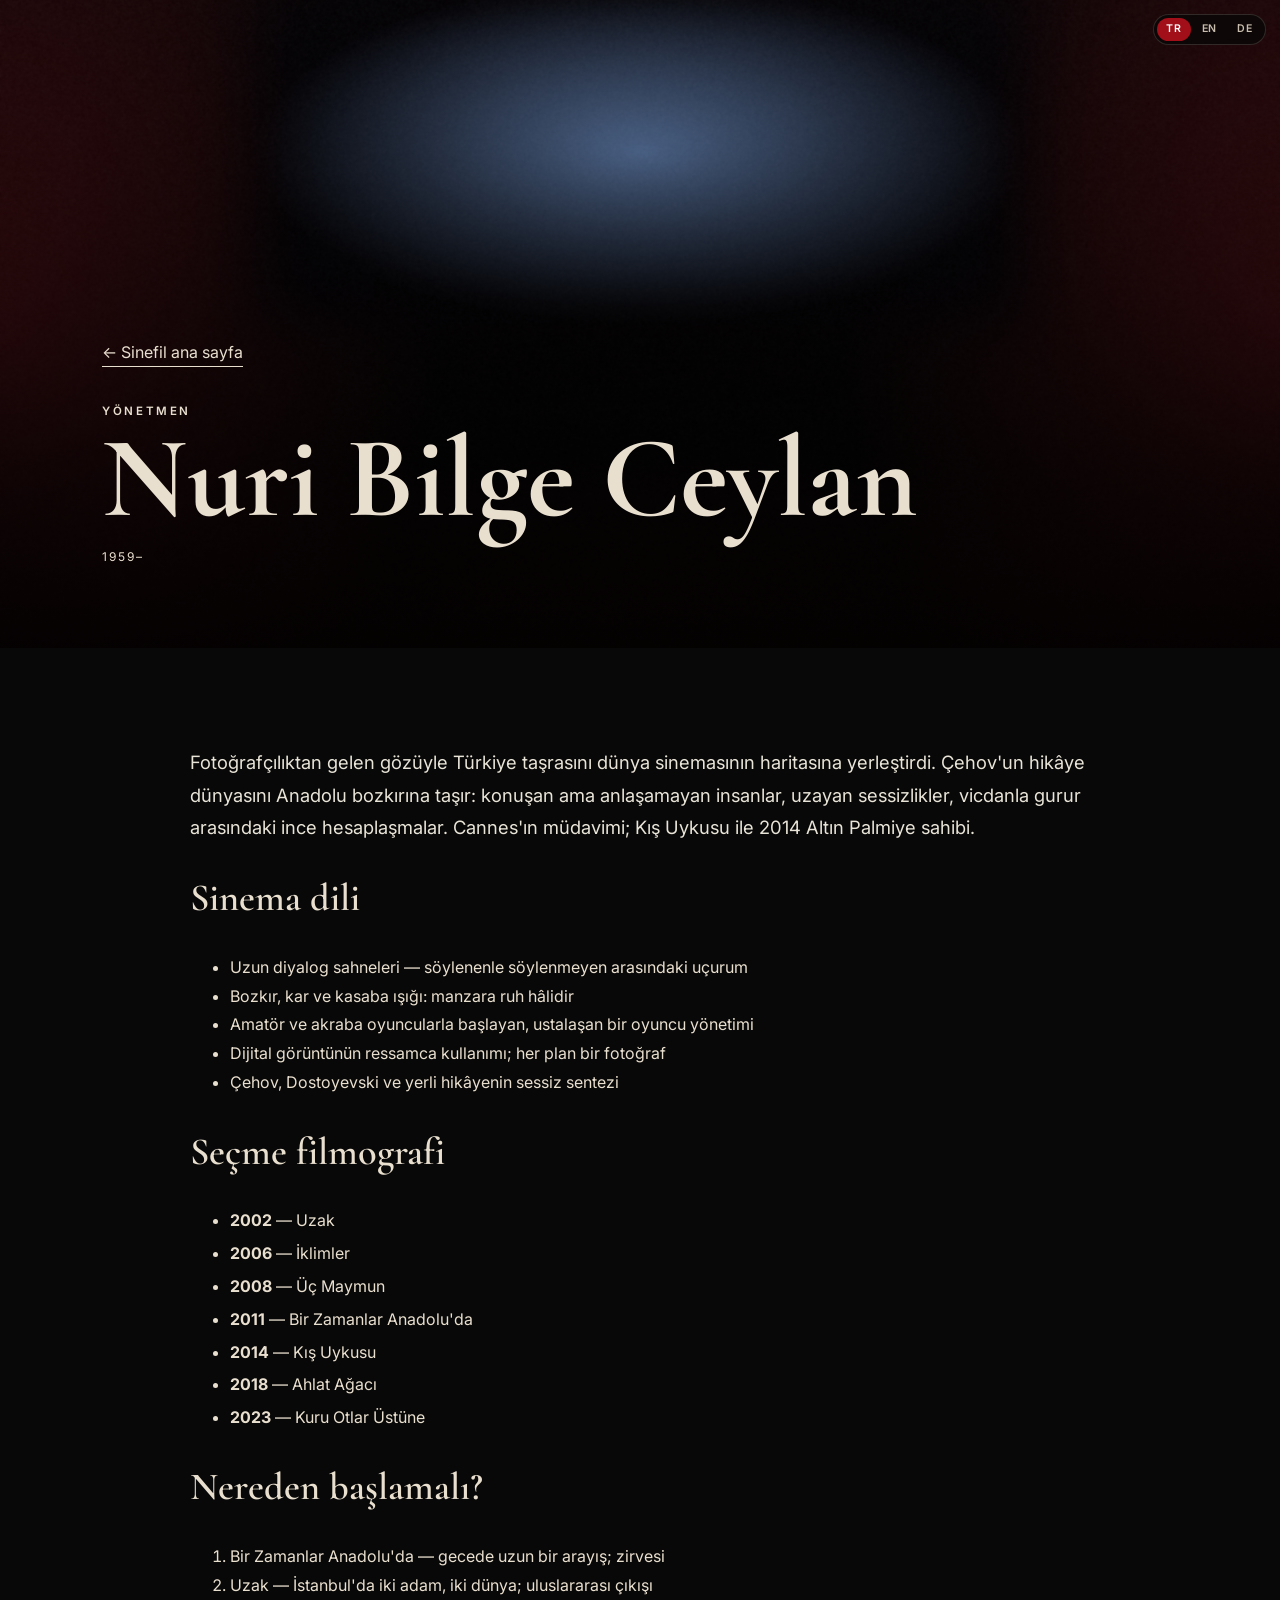
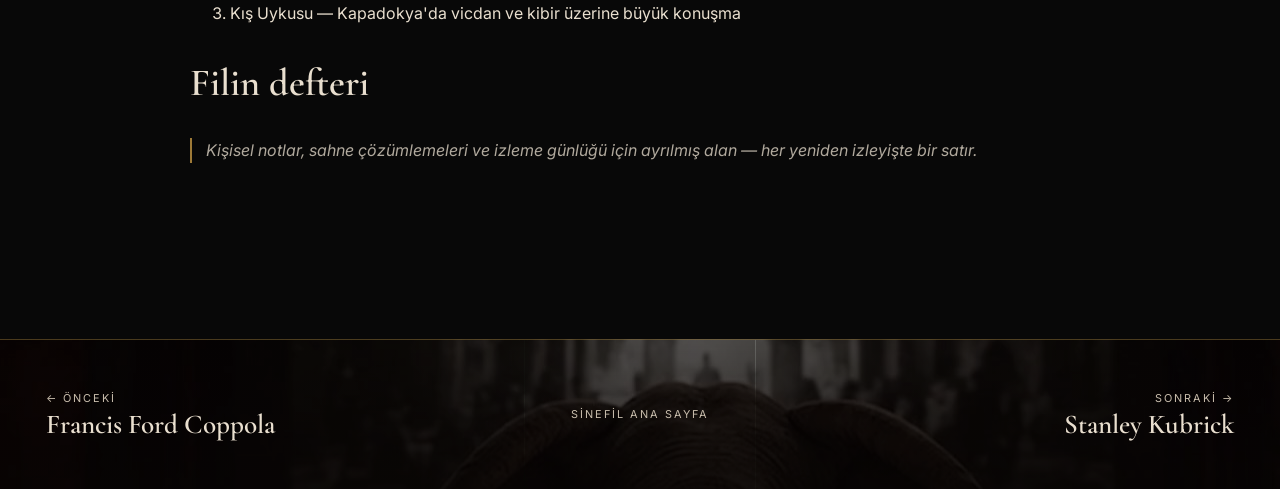
<file: directors/nuri-bilge-ceylan.html>
<!DOCTYPE html>
<html lang="tr">
<head>
  <meta charset="UTF-8">
  <meta name="viewport" content="width=device-width, initial-scale=1.0">
  <title>Nuri Bilge Ceylan — Sinefil</title>
  <link rel="preconnect" href="https://fonts.googleapis.com">
  <link rel="preconnect" href="https://fonts.gstatic.com" crossorigin>
  <link href="https://fonts.googleapis.com/css2?family=Cormorant+Garamond:wght@500;600;700&family=Inter:wght@400;500;600&display=swap" rel="stylesheet">
  <link rel="stylesheet" href="../style.css">
  <style>
    .detail-hero { min-height: 72vh; display:grid; align-items:end; padding:120px max(20px,8vw) 70px; background:linear-gradient(rgba(0,0,0,.2),rgba(0,0,0,.9)),url('../assets/images/cinema-red-01.png') center/cover; }
    .detail-hero h1 { margin:0; max-width:900px; font:700 clamp(3.6rem,9vw,9rem)/.82 'Cormorant Garamond',serif; }
    .detail-meta { margin-top:20px; text-transform:uppercase; letter-spacing:.16em; font-size:.75rem; }
    .detail-body { width:min(900px,calc(100% - 40px)); margin:auto; padding:80px 0 120px; }
    .detail-body h2 { font:600 2.4rem 'Cormorant Garamond',serif; }
    .back { display:inline-block; margin-bottom:35px; border-bottom:1px solid currentColor; }
      .lede{font-size:1.15rem;line-height:1.75;color:#e9e4d8;} .detail-body ul,.detail-body ol{line-height:1.8;} .filmo li{margin:4px 0;} .notlar{opacity:.75;font-style:italic;border-left:2px solid #d0a047;padding-left:14px;}
  </style>
</head>
<body>
  
  <div class="lang-switch lang-switch--float" role="group" aria-label="Language">
    <button type="button" data-set-lang="tr">TR</button>
    <button type="button" data-set-lang="en">EN</button>
    <button type="button" data-set-lang="de">DE</button>
  </div>
<section class="detail-hero">
    <div>
      <a class="back" href="../index.html" data-lang="tr">← Sinefil ana sayfa</a>
      <a class="back" href="../index.html" data-lang="en" hidden>← Sinefil home</a>
      <a class="back" href="../index.html" data-lang="de" hidden>← Zur Sinefil-Startseite</a>
      <p class="section-kicker" data-lang="tr">Yönetmen</p>
      <p class="section-kicker" data-lang="en" hidden>Director</p>
      <p class="section-kicker" data-lang="de" hidden>Regisseur</p>
      <h1>Nuri Bilge Ceylan</h1>
      <p class="detail-meta">1959–</p>
    </div>
  </section>
  <main class="detail-body">
    <p class="lede" data-lang="tr">Fotoğrafçılıktan gelen gözüyle Türkiye taşrasını dünya sinemasının haritasına yerleştirdi. Çehov'un hikâye dünyasını Anadolu bozkırına taşır: konuşan ama anlaşamayan insanlar, uzayan sessizlikler, vicdanla gurur arasındaki ince hesaplaşmalar. Cannes'ın müdavimi; Kış Uykusu ile 2014 Altın Palmiye sahibi.</p>
    <p class="lede" data-lang="en" hidden>With an eye schooled in photography, he placed the Turkish provinces on the map of world cinema. He carries Chekhov's world of stories to the Anatolian steppe: people who speak yet fail to understand one another, silences that stretch on, the fine reckonings between conscience and pride. A Cannes regular; winner of the 2014 Palme d'Or with Kış Uykusu.</p>
    <p class="lede" data-lang="de" hidden>Mit einem in der Fotografie geschulten Blick setzte er die türkische Provinz auf die Landkarte des Weltkinos. Er trägt Tschechows Erzählwelt in die anatolische Steppe: Menschen, die reden und sich doch nicht verstehen, sich dehnende Stillen, die feinen Abrechnungen zwischen Gewissen und Stolz. Ein Stammgast in Cannes; mit Kış Uykusu Gewinner der Goldenen Palme 2014.</p>
    <h2 data-lang="tr">Sinema dili</h2>
    <h2 data-lang="en" hidden>Cinematic language</h2>
    <h2 data-lang="de" hidden>Filmsprache</h2>
    <ul data-lang="tr"><li>Uzun diyalog sahneleri — söylenenle söylenmeyen arasındaki uçurum</li><li>Bozkır, kar ve kasaba ışığı: manzara ruh hâlidir</li><li>Amatör ve akraba oyuncularla başlayan, ustalaşan bir oyuncu yönetimi</li><li>Dijital görüntünün ressamca kullanımı; her plan bir fotoğraf</li><li>Çehov, Dostoyevski ve yerli hikâyenin sessiz sentezi</li></ul>
    <ul data-lang="en" hidden><li>Long dialogue scenes — the chasm between what is said and what is left unsaid</li><li>Steppe, snow and small-town light: landscape as a state of mind</li><li>A direction of actors that begins with amateurs and relatives and matures into mastery</li><li>A painterly use of the digital image; every shot a photograph</li><li>The quiet synthesis of Chekhov, Dostoevsky and the native tale</li></ul>
    <ul data-lang="de" hidden><li>Lange Dialogszenen — der Abgrund zwischen dem Gesagten und dem Ungesagten</li><li>Steppe, Schnee und Kleinstadtlicht: die Landschaft ist ein Seelenzustand</li><li>Eine Schauspielführung, die mit Laien und Verwandten beginnt und zur Meisterschaft reift</li><li>Der malerische Umgang mit dem digitalen Bild; jede Einstellung eine Fotografie</li><li>Die stille Synthese aus Tschechow, Dostojewski und der einheimischen Erzählung</li></ul>
    <h2 data-lang="tr">Seçme filmografi</h2>
    <h2 data-lang="en" hidden>Selected filmography</h2>
    <h2 data-lang="de" hidden>Ausgewählte Filmografie</h2>
    <ul class="filmo" data-lang="tr"><li><strong>2002</strong> — Uzak</li><li><strong>2006</strong> — İklimler</li><li><strong>2008</strong> — Üç Maymun</li><li><strong>2011</strong> — Bir Zamanlar Anadolu'da</li><li><strong>2014</strong> — Kış Uykusu</li><li><strong>2018</strong> — Ahlat Ağacı</li><li><strong>2023</strong> — Kuru Otlar Üstüne</li></ul>
    <ul class="filmo" data-lang="en" hidden><li><strong>2002</strong> — Uzak</li><li><strong>2006</strong> — İklimler</li><li><strong>2008</strong> — Üç Maymun</li><li><strong>2011</strong> — Bir Zamanlar Anadolu'da</li><li><strong>2014</strong> — Kış Uykusu</li><li><strong>2018</strong> — Ahlat Ağacı</li><li><strong>2023</strong> — Kuru Otlar Üstüne</li></ul>
    <ul class="filmo" data-lang="de" hidden><li><strong>2002</strong> — Uzak</li><li><strong>2006</strong> — İklimler</li><li><strong>2008</strong> — Üç Maymun</li><li><strong>2011</strong> — Bir Zamanlar Anadolu'da</li><li><strong>2014</strong> — Kış Uykusu</li><li><strong>2018</strong> — Ahlat Ağacı</li><li><strong>2023</strong> — Kuru Otlar Üstüne</li></ul>
    <h2 data-lang="tr">Nereden başlamalı?</h2>
    <h2 data-lang="en" hidden>Where to start?</h2>
    <h2 data-lang="de" hidden>Wo soll man anfangen?</h2>
    <ol data-lang="tr"><li>Bir Zamanlar Anadolu'da — gecede uzun bir arayış; zirvesi</li><li>Uzak — İstanbul'da iki adam, iki dünya; uluslararası çıkışı</li><li>Kış Uykusu — Kapadokya'da vicdan ve kibir üzerine büyük konuşma</li></ol>
    <ol data-lang="en" hidden><li>Bir Zamanlar Anadolu'da — a long search across a single night; his summit</li><li>Uzak — two men, two worlds in İstanbul; his international breakthrough</li><li>Kış Uykusu — a grand disquisition on conscience and pride in Cappadocia</li></ol>
    <ol data-lang="de" hidden><li>Bir Zamanlar Anadolu'da — eine lange Suche durch eine einzige Nacht; sein Gipfel</li><li>Uzak — zwei Männer, zwei Welten in İstanbul; sein internationaler Durchbruch</li><li>Kış Uykusu — eine große Abhandlung über Gewissen und Hochmut in Kappadokien</li></ol>
    <h2 data-lang="tr">Filin defteri</h2>
    <h2 data-lang="en" hidden>The elephant's notebook</h2>
    <h2 data-lang="de" hidden>Das Notizbuch des Elefanten</h2>
    <p class="notlar" data-lang="tr">Kişisel notlar, sahne çözümlemeleri ve izleme günlüğü için ayrılmış alan — her yeniden izleyişte bir satır.</p>
    <p class="notlar" data-lang="en" hidden>A space set aside for personal notes, scene analyses and a viewing diary — one line with each rewatch.</p>
    <p class="notlar" data-lang="de" hidden>Ein Raum für persönliche Notizen, Szenenanalysen und ein Sichtungstagebuch — eine Zeile bei jedem erneuten Sehen.</p>
  </main>
  <nav class="page-nav">
    <a class="pn-prev" href="francis-ford-coppola.html"><span><span data-lang="tr">← Önceki</span><span data-lang="en" hidden>← Previous</span><span data-lang="de" hidden>← Zurück</span></span><strong>Francis Ford Coppola</strong></a>
    <a class="pn-home" href="../index.html"><span data-lang="tr">Sinefil ana sayfa</span><span data-lang="en" hidden>Sinefil home</span><span data-lang="de" hidden>Sinefil-Startseite</span></a>
    <a class="pn-next" href="stanley-kubrick.html"><span><span data-lang="tr">Sonraki →</span><span data-lang="en" hidden>Next →</span><span data-lang="de" hidden>Weiter →</span></span><strong>Stanley Kubrick</strong></a>
  </nav>
  <script src="../lang.js"></script>
</body>
</html>
</file>
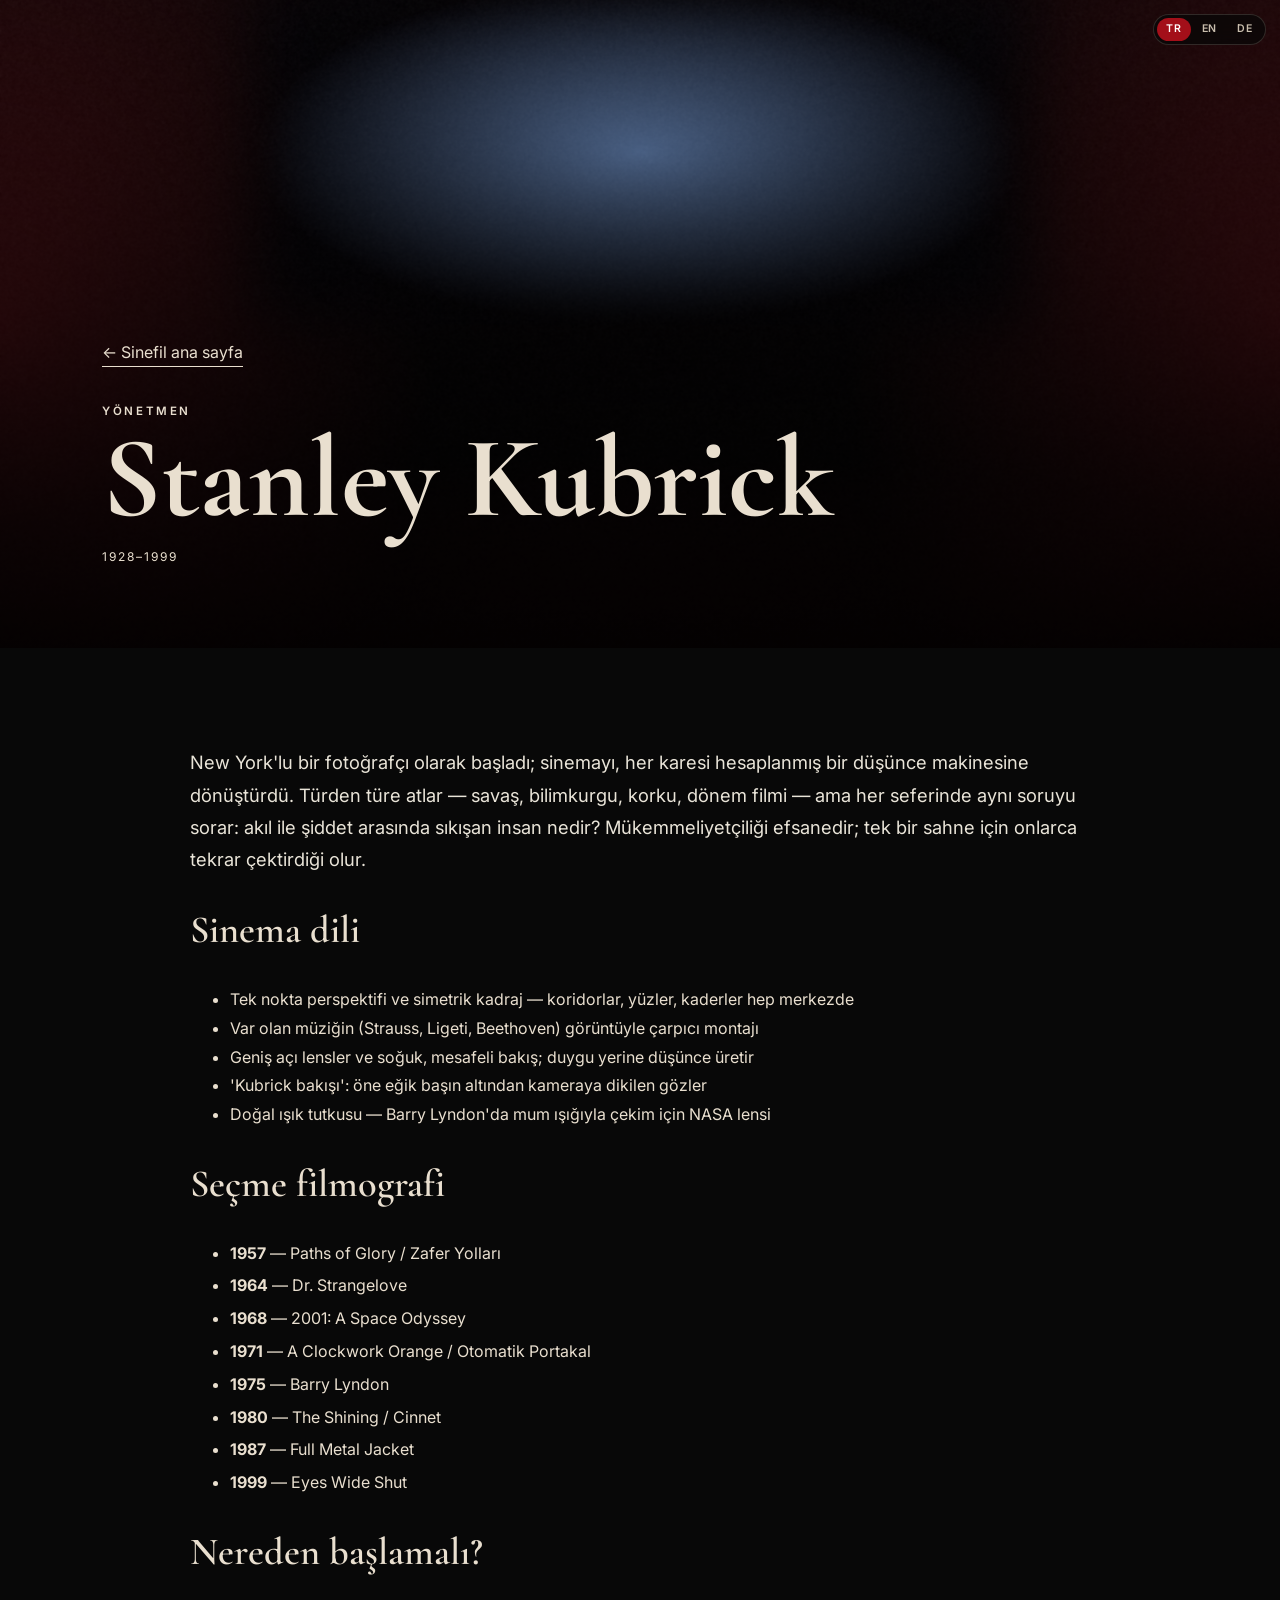
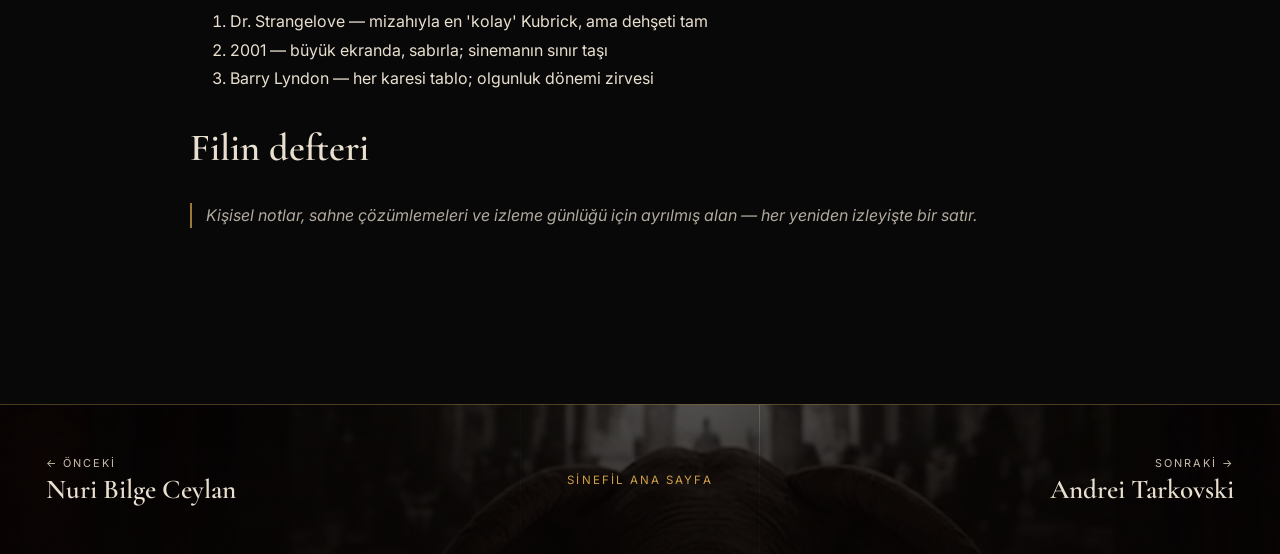
<file: directors/stanley-kubrick.html>
<!DOCTYPE html>
<html lang="tr">
<head>
  <meta charset="UTF-8">
  <meta name="viewport" content="width=device-width, initial-scale=1.0">
  <title>Stanley Kubrick — Sinefil</title>
  <link rel="preconnect" href="https://fonts.googleapis.com">
  <link rel="preconnect" href="https://fonts.gstatic.com" crossorigin>
  <link href="https://fonts.googleapis.com/css2?family=Cormorant+Garamond:wght@500;600;700&family=Inter:wght@400;500;600&display=swap" rel="stylesheet">
  <link rel="stylesheet" href="../style.css">
  <style>
    .detail-hero { min-height: 72vh; display:grid; align-items:end; padding:120px max(20px,8vw) 70px; background:linear-gradient(rgba(0,0,0,.2),rgba(0,0,0,.9)),url('../assets/images/cinema-red-01.png') center/cover; }
    .detail-hero h1 { margin:0; max-width:900px; font:700 clamp(3.6rem,9vw,9rem)/.82 'Cormorant Garamond',serif; }
    .detail-meta { margin-top:20px; text-transform:uppercase; letter-spacing:.16em; font-size:.75rem; }
    .detail-body { width:min(900px,calc(100% - 40px)); margin:auto; padding:80px 0 120px; }
    .detail-body h2 { font:600 2.4rem 'Cormorant Garamond',serif; }
    .back { display:inline-block; margin-bottom:35px; border-bottom:1px solid currentColor; }
      .lede{font-size:1.15rem;line-height:1.75;color:#e9e4d8;} .detail-body ul,.detail-body ol{line-height:1.8;} .filmo li{margin:4px 0;} .notlar{opacity:.75;font-style:italic;border-left:2px solid #d0a047;padding-left:14px;}
  </style>
</head>
<body>
  
  <div class="lang-switch lang-switch--float" role="group" aria-label="Language">
    <button type="button" data-set-lang="tr">TR</button>
    <button type="button" data-set-lang="en">EN</button>
    <button type="button" data-set-lang="de">DE</button>
  </div>
<section class="detail-hero">
    <div>
      <a class="back" href="../index.html" data-lang="tr">← Sinefil ana sayfa</a>
      <a class="back" href="../index.html" data-lang="en" hidden>← Sinefil home</a>
      <a class="back" href="../index.html" data-lang="de" hidden>← Zur Sinefil-Startseite</a>
      <p class="section-kicker" data-lang="tr">Yönetmen</p>
      <p class="section-kicker" data-lang="en" hidden>Director</p>
      <p class="section-kicker" data-lang="de" hidden>Regisseur</p>
      <h1>Stanley Kubrick</h1>
      <p class="detail-meta">1928–1999</p>
    </div>
  </section>
  <main class="detail-body">
    <p class="lede" data-lang="tr">New York'lu bir fotoğrafçı olarak başladı; sinemayı, her karesi hesaplanmış bir düşünce makinesine dönüştürdü. Türden türe atlar — savaş, bilimkurgu, korku, dönem filmi — ama her seferinde aynı soruyu sorar: akıl ile şiddet arasında sıkışan insan nedir? Mükemmeliyetçiliği efsanedir; tek bir sahne için onlarca tekrar çektirdiği olur.</p>
    <p class="lede" data-lang="en" hidden>He began as a New York photographer and turned cinema into a thinking machine in which every frame is calculated. He leaps from genre to genre — war, science fiction, horror, period piece — yet each time poses the same question: what is the human being, caught between reason and violence? His perfectionism is the stuff of legend; he has been known to demand dozens of takes for a single scene.</p>
    <p class="lede" data-lang="de" hidden>Er begann als Fotograf in New York und verwandelte das Kino in eine Denkmaschine, in der jedes Einzelbild durchkalkuliert ist. Er springt von Genre zu Genre — Krieg, Science-Fiction, Horror, Historienfilm — und stellt doch jedes Mal dieselbe Frage: Was ist der Mensch, eingeklemmt zwischen Vernunft und Gewalt? Sein Perfektionismus ist legendär; für eine einzige Szene ließ er mitunter Dutzende Takes drehen.</p>
    <h2 data-lang="tr">Sinema dili</h2>
    <h2 data-lang="en" hidden>Cinematic language</h2>
    <h2 data-lang="de" hidden>Filmsprache</h2>
    <ul data-lang="tr"><li>Tek nokta perspektifi ve simetrik kadraj — koridorlar, yüzler, kaderler hep merkezde</li><li>Var olan müziğin (Strauss, Ligeti, Beethoven) görüntüyle çarpıcı montajı</li><li>Geniş açı lensler ve soğuk, mesafeli bakış; duygu yerine düşünce üretir</li><li>'Kubrick bakışı': öne eğik başın altından kameraya dikilen gözler</li><li>Doğal ışık tutkusu — Barry Lyndon'da mum ışığıyla çekim için NASA lensi</li></ul>
    <ul data-lang="en" hidden><li>One-point perspective and symmetrical framing — corridors, faces, fates always at the centre</li><li>The striking montage of existing music (Strauss, Ligeti, Beethoven) against the image</li><li>Wide-angle lenses and a cold, distanced gaze; it produces thought rather than emotion</li><li>The 'Kubrick stare': eyes fixed on the camera from beneath a lowered head</li><li>A passion for natural light — a NASA lens to shoot by candlelight in Barry Lyndon</li></ul>
    <ul data-lang="de" hidden><li>Zentralperspektive und symmetrische Bildkomposition — Korridore, Gesichter, Schicksale stets im Zentrum</li><li>Die frappierende Montage vorhandener Musik (Strauss, Ligeti, Beethoven) mit dem Bild</li><li>Weitwinkelobjektive und ein kühler, distanzierter Blick; er erzeugt Gedanken statt Gefühle</li><li>Der 'Kubrick-Blick': Augen, die unter gesenktem Kopf hervor in die Kamera starren</li><li>Leidenschaft für natürliches Licht — in Barry Lyndon ein NASA-Objektiv, um bei Kerzenlicht zu drehen</li></ul>
    <h2 data-lang="tr">Seçme filmografi</h2>
    <h2 data-lang="en" hidden>Selected filmography</h2>
    <h2 data-lang="de" hidden>Ausgewählte Filmografie</h2>
    <ul class="filmo" data-lang="tr"><li><strong>1957</strong> — Paths of Glory / Zafer Yolları</li><li><strong>1964</strong> — Dr. Strangelove</li><li><strong>1968</strong> — 2001: A Space Odyssey</li><li><strong>1971</strong> — A Clockwork Orange / Otomatik Portakal</li><li><strong>1975</strong> — Barry Lyndon</li><li><strong>1980</strong> — The Shining / Cinnet</li><li><strong>1987</strong> — Full Metal Jacket</li><li><strong>1999</strong> — Eyes Wide Shut</li></ul>
    <ul class="filmo" data-lang="en" hidden><li><strong>1957</strong> — Paths of Glory / Zafer Yolları</li><li><strong>1964</strong> — Dr. Strangelove</li><li><strong>1968</strong> — 2001: A Space Odyssey</li><li><strong>1971</strong> — A Clockwork Orange / Otomatik Portakal</li><li><strong>1975</strong> — Barry Lyndon</li><li><strong>1980</strong> — The Shining / Cinnet</li><li><strong>1987</strong> — Full Metal Jacket</li><li><strong>1999</strong> — Eyes Wide Shut</li></ul>
    <ul class="filmo" data-lang="de" hidden><li><strong>1957</strong> — Paths of Glory / Zafer Yolları</li><li><strong>1964</strong> — Dr. Strangelove</li><li><strong>1968</strong> — 2001: A Space Odyssey</li><li><strong>1971</strong> — A Clockwork Orange / Otomatik Portakal</li><li><strong>1975</strong> — Barry Lyndon</li><li><strong>1980</strong> — The Shining / Cinnet</li><li><strong>1987</strong> — Full Metal Jacket</li><li><strong>1999</strong> — Eyes Wide Shut</li></ul>
    <h2 data-lang="tr">Nereden başlamalı?</h2>
    <h2 data-lang="en" hidden>Where to start?</h2>
    <h2 data-lang="de" hidden>Wo soll man anfangen?</h2>
    <ol data-lang="tr"><li>Dr. Strangelove — mizahıyla en 'kolay' Kubrick, ama dehşeti tam</li><li>2001 — büyük ekranda, sabırla; sinemanın sınır taşı</li><li>Barry Lyndon — her karesi tablo; olgunluk dönemi zirvesi</li></ol>
    <ol data-lang="en" hidden><li>Dr. Strangelove — with its humour the 'easiest' Kubrick, yet its dread complete</li><li>2001 — on the big screen, with patience; a landmark of cinema</li><li>Barry Lyndon — every frame a painting; the summit of his mature period</li></ol>
    <ol data-lang="de" hidden><li>Dr. Strangelove — mit seinem Humor der 'einfachste' Kubrick, doch von vollem Schrecken</li><li>2001 — auf großer Leinwand, mit Geduld; ein Meilenstein des Kinos</li><li>Barry Lyndon — jedes Einzelbild ein Gemälde; der Gipfel seiner reifen Schaffensphase</li></ol>
    <h2 data-lang="tr">Filin defteri</h2>
    <h2 data-lang="en" hidden>The elephant's notebook</h2>
    <h2 data-lang="de" hidden>Das Notizbuch des Elefanten</h2>
    <p class="notlar" data-lang="tr">Kişisel notlar, sahne çözümlemeleri ve izleme günlüğü için ayrılmış alan — her yeniden izleyişte bir satır.</p>
    <p class="notlar" data-lang="en" hidden>A space set aside for personal notes, scene analyses and a viewing diary — one line with every rewatch.</p>
    <p class="notlar" data-lang="de" hidden>Ein Raum für persönliche Notizen, Szenenanalysen und ein Sichtungstagebuch — eine Zeile bei jedem erneuten Sehen.</p>
  </main>
  <nav class="page-nav">
    <a class="pn-prev" href="nuri-bilge-ceylan.html"><span data-lang="tr">← Önceki</span><span data-lang="en" hidden>← Previous</span><span data-lang="de" hidden>← Zurück</span><strong>Nuri Bilge Ceylan</strong></a>
    <a class="pn-home" href="../index.html" data-lang="tr">Sinefil ana sayfa</a>
    <a class="pn-home" href="../index.html" data-lang="en" hidden>Sinefil home</a>
    <a class="pn-home" href="../index.html" data-lang="de" hidden>Sinefil-Startseite</a>
    <a class="pn-next" href="andrei-tarkovsky.html"><span data-lang="tr">Sonraki →</span><span data-lang="en" hidden>Next →</span><span data-lang="de" hidden>Weiter →</span><strong>Andrei Tarkovski</strong></a>
  </nav>
  <script src="../lang.js"></script>
</body>
</html>
</file>
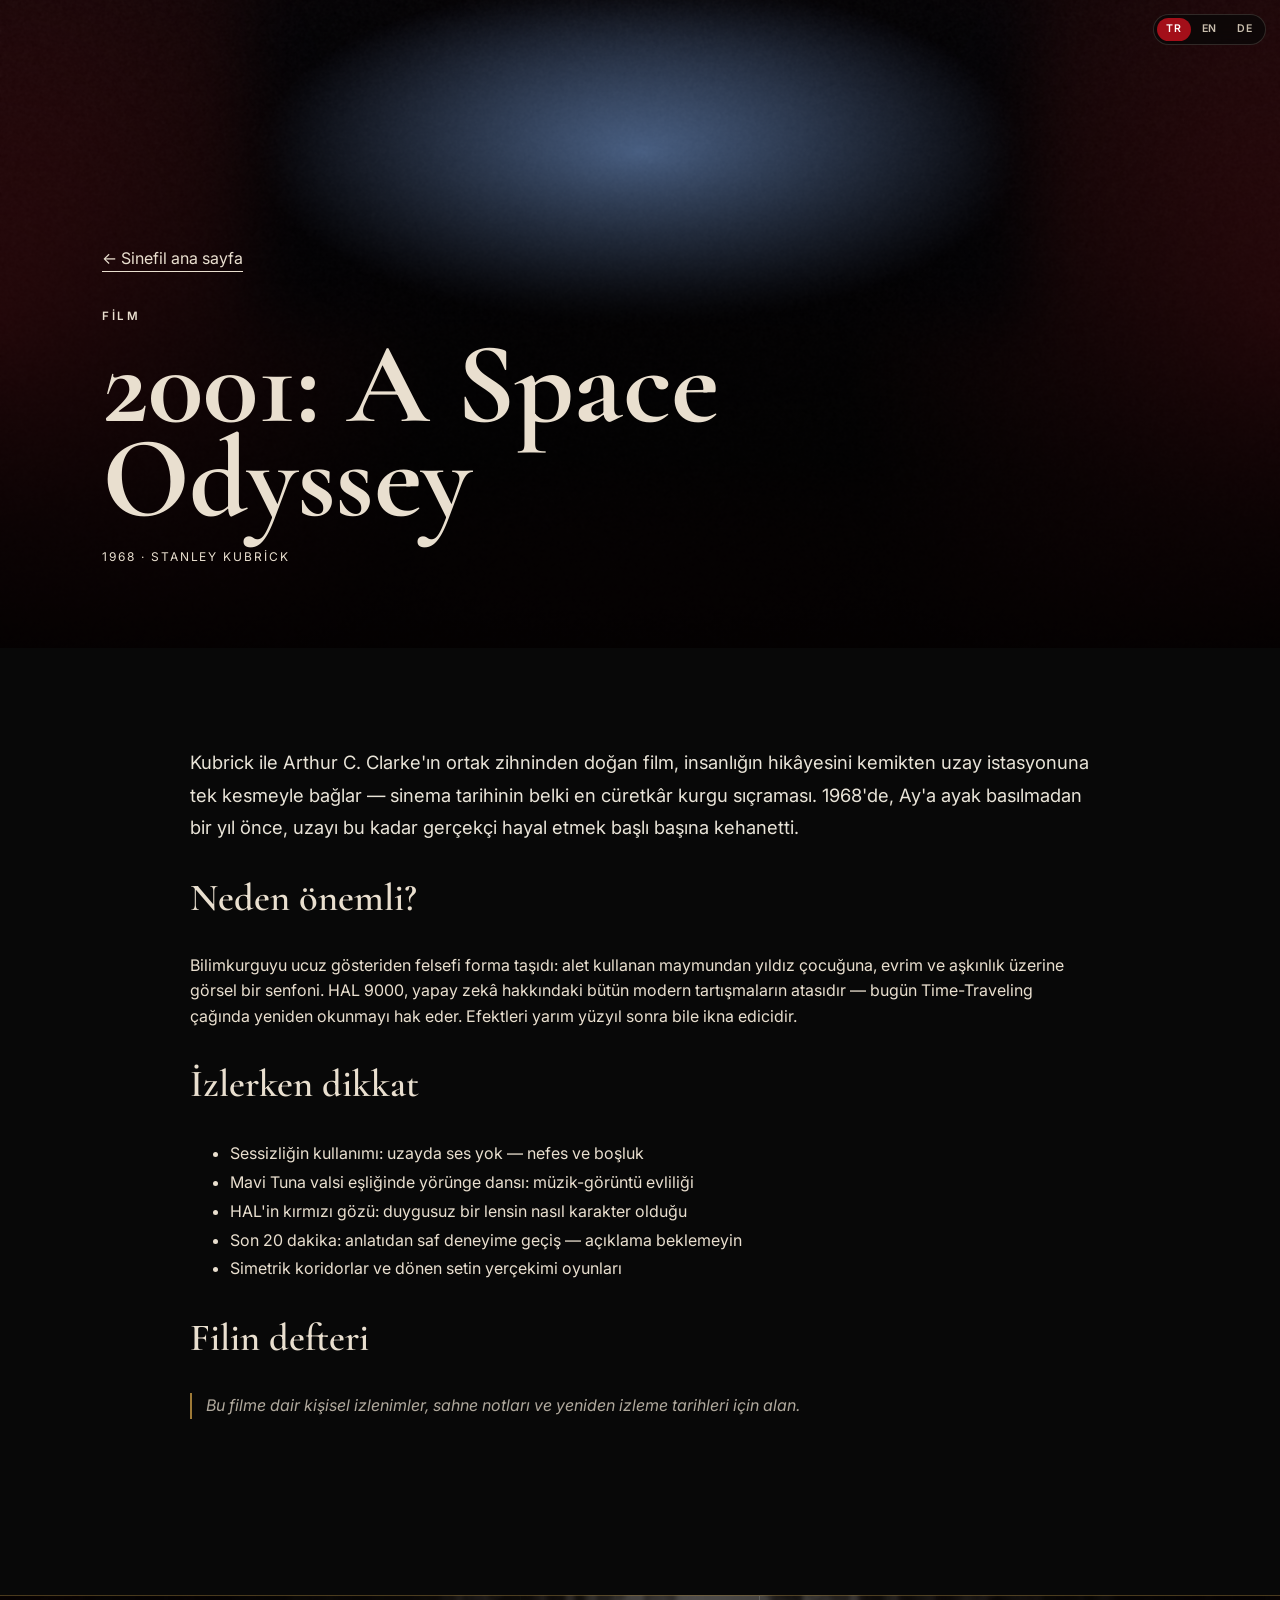
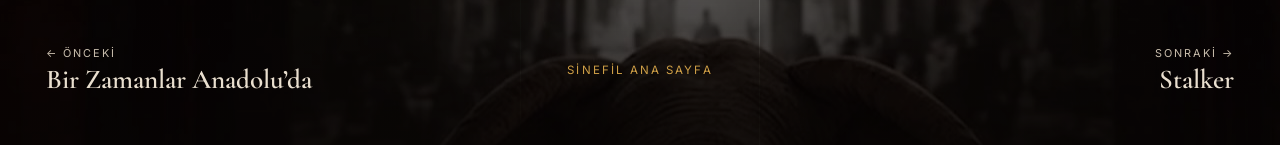
<file: films/2001-a-space-odyssey.html>
<!DOCTYPE html>
<html lang="tr">
<head>
  <meta charset="UTF-8">
  <meta name="viewport" content="width=device-width, initial-scale=1.0">
  <title>2001: A Space Odyssey — Sinefil</title>
  <link rel="preconnect" href="https://fonts.googleapis.com">
  <link rel="preconnect" href="https://fonts.gstatic.com" crossorigin>
  <link href="https://fonts.googleapis.com/css2?family=Cormorant+Garamond:wght@500;600;700&family=Inter:wght@400;500;600&display=swap" rel="stylesheet">
  <link rel="stylesheet" href="../style.css">
  <style>
    .detail-hero { min-height: 72vh; display:grid; align-items:end; padding:120px max(20px,8vw) 70px; background:linear-gradient(rgba(0,0,0,.2),rgba(0,0,0,.9)),url('../assets/images/cinema-red-01.png') center/cover; }
    .detail-hero h1 { margin:0; max-width:900px; font:700 clamp(3.6rem,9vw,9rem)/.82 'Cormorant Garamond',serif; }
    .detail-meta { margin-top:20px; text-transform:uppercase; letter-spacing:.16em; font-size:.75rem; }
    .detail-body { width:min(900px,calc(100% - 40px)); margin:auto; padding:80px 0 120px; }
    .detail-body h2 { font:600 2.4rem 'Cormorant Garamond',serif; }
    .back { display:inline-block; margin-bottom:35px; border-bottom:1px solid currentColor; }
      .lede{font-size:1.15rem;line-height:1.75;color:#e9e4d8;} .detail-body ul,.detail-body ol{line-height:1.8;} .filmo li{margin:4px 0;} .notlar{opacity:.75;font-style:italic;border-left:2px solid #d0a047;padding-left:14px;}
  </style>
</head>
<body>
  
  <div class="lang-switch lang-switch--float" role="group" aria-label="Language">
    <button type="button" data-set-lang="tr">TR</button>
    <button type="button" data-set-lang="en">EN</button>
    <button type="button" data-set-lang="de">DE</button>
  </div>
<section class="detail-hero">
    <div>
      <a class="back" href="../index.html" data-lang="tr">← Sinefil ana sayfa</a>
      <a class="back" href="../index.html" data-lang="en" hidden>← Sinefil home</a>
      <a class="back" href="../index.html" data-lang="de" hidden>← Zur Sinefil-Startseite</a>
      <p class="section-kicker" data-lang="tr">Film</p>
      <p class="section-kicker" data-lang="en" hidden>Film</p>
      <p class="section-kicker" data-lang="de" hidden>Film</p>
      <h1>2001: A Space Odyssey</h1>
      <p class="detail-meta">1968 · Stanley Kubrick</p>
    </div>
  </section>
  <main class="detail-body">
    <p class="lede" data-lang="tr">Kubrick ile Arthur C. Clarke'ın ortak zihninden doğan film, insanlığın hikâyesini kemikten uzay istasyonuna tek kesmeyle bağlar — sinema tarihinin belki en cüretkâr kurgu sıçraması. 1968'de, Ay'a ayak basılmadan bir yıl önce, uzayı bu kadar gerçekçi hayal etmek başlı başına kehanetti.</p>
    <p class="lede" data-lang="en" hidden>Born of the shared mind of Kubrick and Arthur C. Clarke, the film binds the story of humankind — from bone to space station — in a single cut, perhaps the most audacious edit in the history of cinema. In 1968, a year before the first step on the Moon, to imagine space with such realism was a prophecy in itself.</p>
    <p class="lede" data-lang="de" hidden>Aus dem gemeinsamen Geist von Kubrick und Arthur C. Clarke geboren, verbindet der Film die Geschichte der Menschheit — vom Knochen zur Raumstation — in einem einzigen Schnitt, dem vielleicht kühnsten Montagesprung der Filmgeschichte. 1968, ein Jahr vor dem ersten Schritt auf dem Mond, den Weltraum derart realistisch zu imaginieren, war für sich schon eine Prophezeiung.</p>
    <h2 data-lang="tr">Neden önemli?</h2>
    <h2 data-lang="en" hidden>Why it matters</h2>
    <h2 data-lang="de" hidden>Warum es wichtig ist</h2>
    <p data-lang="tr">Bilimkurguyu ucuz gösteriden felsefi forma taşıdı: alet kullanan maymundan yıldız çocuğuna, evrim ve aşkınlık üzerine görsel bir senfoni. HAL 9000, yapay zekâ hakkındaki bütün modern tartışmaların atasıdır — bugün Time-Traveling çağında yeniden okunmayı hak eder. Efektleri yarım yüzyıl sonra bile ikna edicidir.</p>
    <p data-lang="en" hidden>It lifted science fiction from cheap spectacle to philosophical form: from the tool-wielding ape to the star child, a visual symphony on evolution and transcendence. HAL 9000 is the forebear of every modern debate about artificial intelligence — and deserves to be reread in today's Time-Traveling age. Its effects remain convincing even half a century on.</p>
    <p data-lang="de" hidden>Es hob die Science-Fiction vom billigen Spektakel zur philosophischen Form: vom werkzeugführenden Affen bis zum Sternenkind, eine visuelle Sinfonie über Evolution und Transzendenz. HAL 9000 ist der Urahn aller modernen Debatten über künstliche Intelligenz — und verdient es, im heutigen Time-Traveling-Zeitalter neu gelesen zu werden. Seine Effekte überzeugen noch ein halbes Jahrhundert später.</p>
    <h2 data-lang="tr">İzlerken dikkat</h2>
    <h2 data-lang="en" hidden>What to watch for</h2>
    <h2 data-lang="de" hidden>Worauf man achten sollte</h2>
    <ul data-lang="tr"><li>Sessizliğin kullanımı: uzayda ses yok — nefes ve boşluk</li><li>Mavi Tuna valsi eşliğinde yörünge dansı: müzik-görüntü evliliği</li><li>HAL'in kırmızı gözü: duygusuz bir lensin nasıl karakter olduğu</li><li>Son 20 dakika: anlatıdan saf deneyime geçiş — açıklama beklemeyin</li><li>Simetrik koridorlar ve dönen setin yerçekimi oyunları</li></ul>
    <ul data-lang="en" hidden><li>The use of silence: no sound in space — breath and void</li><li>The orbital dance to the Blue Danube waltz: the marriage of music and image</li><li>HAL's red eye: how an emotionless lens becomes a character</li><li>The final 20 minutes: the shift from narrative to pure experience — expect no explanation</li><li>Symmetrical corridors and the gravity games of the rotating set</li></ul>
    <ul data-lang="de" hidden><li>Der Einsatz der Stille: kein Ton im Weltraum — Atem und Leere</li><li>Der Orbitaltanz zum Walzer An der schönen blauen Donau: die Vermählung von Musik und Bild</li><li>HALs rotes Auge: wie eine gefühllose Linse zur Figur wird</li><li>Die letzten 20 Minuten: der Übergang von der Erzählung zur reinen Erfahrung — erwarten Sie keine Erklärung</li><li>Symmetrische Korridore und die Schwerkraftspiele des rotierenden Sets</li></ul>
    <h2 data-lang="tr">Filin defteri</h2>
    <h2 data-lang="en" hidden>The elephant's notebook</h2>
    <h2 data-lang="de" hidden>Das Notizbuch des Elefanten</h2>
    <p class="notlar" data-lang="tr">Bu filme dair kişisel izlenimler, sahne notları ve yeniden izleme tarihleri için alan.</p>
    <p class="notlar" data-lang="en" hidden>Space for personal impressions, scene notes, and rewatch dates for this film.</p>
    <p class="notlar" data-lang="de" hidden>Raum für persönliche Eindrücke, Szenennotizen und Wiederansehdaten zu diesem Film.</p>
  </main>
  <nav class="page-nav">
    <a class="pn-prev" href="once-upon-a-time-in-anatolia.html" data-lang="tr"><span>← Önceki</span><strong>Bir Zamanlar Anadolu’da</strong></a>
    <a class="pn-prev" href="once-upon-a-time-in-anatolia.html" data-lang="en" hidden><span>← Previous</span><strong>Bir Zamanlar Anadolu’da</strong></a>
    <a class="pn-prev" href="once-upon-a-time-in-anatolia.html" data-lang="de" hidden><span>← Zurück</span><strong>Bir Zamanlar Anadolu’da</strong></a>
    <a class="pn-home" href="../index.html" data-lang="tr">Sinefil ana sayfa</a>
    <a class="pn-home" href="../index.html" data-lang="en" hidden>Sinefil home</a>
    <a class="pn-home" href="../index.html" data-lang="de" hidden>Sinefil-Startseite</a>
    <a class="pn-next" href="stalker.html" data-lang="tr"><span>Sonraki →</span><strong>Stalker</strong></a>
    <a class="pn-next" href="stalker.html" data-lang="en" hidden><span>Next →</span><strong>Stalker</strong></a>
    <a class="pn-next" href="stalker.html" data-lang="de" hidden><span>Weiter →</span><strong>Stalker</strong></a>
  </nav>
  <script src="../lang.js"></script>
</body>
</html>
</file>
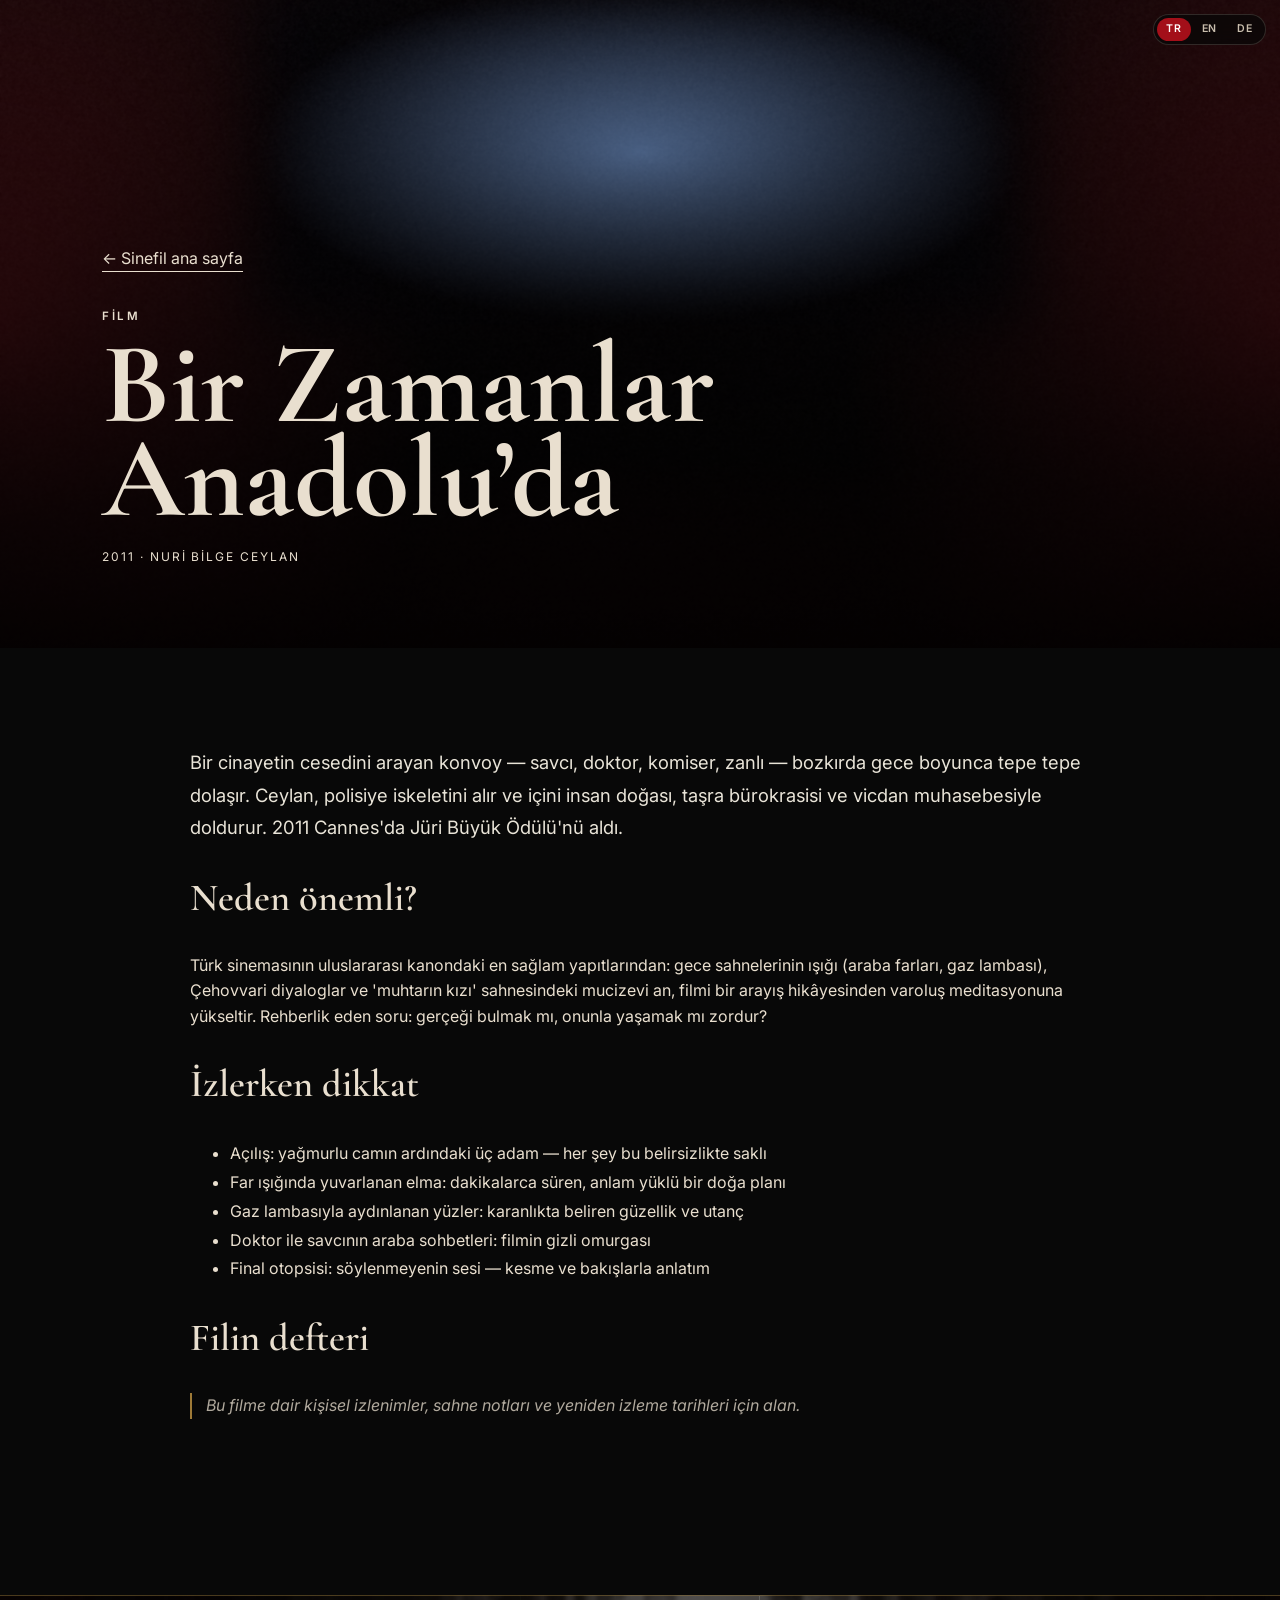
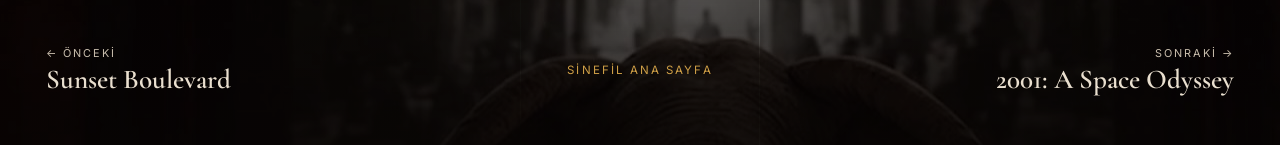
<file: films/once-upon-a-time-in-anatolia.html>
<!DOCTYPE html>
<html lang="tr">
<head>
  <meta charset="UTF-8">
  <meta name="viewport" content="width=device-width, initial-scale=1.0">
  <title>Bir Zamanlar Anadolu’da — Sinefil</title>
  <link rel="preconnect" href="https://fonts.googleapis.com">
  <link rel="preconnect" href="https://fonts.gstatic.com" crossorigin>
  <link href="https://fonts.googleapis.com/css2?family=Cormorant+Garamond:wght@500;600;700&family=Inter:wght@400;500;600&display=swap" rel="stylesheet">
  <link rel="stylesheet" href="../style.css">
  <style>
    .detail-hero { min-height: 72vh; display:grid; align-items:end; padding:120px max(20px,8vw) 70px; background:linear-gradient(rgba(0,0,0,.2),rgba(0,0,0,.9)),url('../assets/images/cinema-red-01.png') center/cover; }
    .detail-hero h1 { margin:0; max-width:900px; font:700 clamp(3.6rem,9vw,9rem)/.82 'Cormorant Garamond',serif; }
    .detail-meta { margin-top:20px; text-transform:uppercase; letter-spacing:.16em; font-size:.75rem; }
    .detail-body { width:min(900px,calc(100% - 40px)); margin:auto; padding:80px 0 120px; }
    .detail-body h2 { font:600 2.4rem 'Cormorant Garamond',serif; }
    .back { display:inline-block; margin-bottom:35px; border-bottom:1px solid currentColor; }
      .lede{font-size:1.15rem;line-height:1.75;color:#e9e4d8;} .detail-body ul,.detail-body ol{line-height:1.8;} .filmo li{margin:4px 0;} .notlar{opacity:.75;font-style:italic;border-left:2px solid #d0a047;padding-left:14px;}
  </style>
</head>
<body>
  
  <div class="lang-switch lang-switch--float" role="group" aria-label="Language">
    <button type="button" data-set-lang="tr">TR</button>
    <button type="button" data-set-lang="en">EN</button>
    <button type="button" data-set-lang="de">DE</button>
  </div>
<section class="detail-hero">
    <div>
      <a class="back" href="../index.html" data-lang="tr">← Sinefil ana sayfa</a>
      <a class="back" href="../index.html" data-lang="en" hidden>← Sinefil home</a>
      <a class="back" href="../index.html" data-lang="de" hidden>← Zur Sinefil-Startseite</a>
      <p class="section-kicker" data-lang="tr">Film</p>
      <p class="section-kicker" data-lang="en" hidden>Film</p>
      <p class="section-kicker" data-lang="de" hidden>Film</p>
      <h1>Bir Zamanlar Anadolu’da</h1>
      <p class="detail-meta">2011 · Nuri Bilge Ceylan</p>
    </div>
  </section>
  <main class="detail-body">
    <p class="lede" data-lang="tr">Bir cinayetin cesedini arayan konvoy — savcı, doktor, komiser, zanlı — bozkırda gece boyunca tepe tepe dolaşır. Ceylan, polisiye iskeletini alır ve içini insan doğası, taşra bürokrasisi ve vicdan muhasebesiyle doldurur. 2011 Cannes'da Jüri Büyük Ödülü'nü aldı.</p>
    <p class="lede" data-lang="en" hidden>A convoy searching for a murder victim's body — a prosecutor, a doctor, a police chief, a suspect — wanders the steppe from hilltop to hilltop through the night. Ceylan takes the skeleton of a police procedural and fills it with human nature, provincial bureaucracy and the reckoning of conscience. It won the Grand Prix of the Jury at Cannes in 2011.</p>
    <p class="lede" data-lang="de" hidden>Ein Konvoi auf der Suche nach der Leiche eines Mordopfers — ein Staatsanwalt, ein Arzt, ein Kommissar, ein Verdächtiger — zieht die ganze Nacht über von Hügel zu Hügel durch die Steppe. Ceylan nimmt das Gerüst eines Kriminalfilms und füllt es mit menschlicher Natur, provinzieller Bürokratie und der Abrechnung des Gewissens. 2011 gewann der Film in Cannes den Großen Preis der Jury.</p>
    <h2 data-lang="tr">Neden önemli?</h2>
    <h2 data-lang="en" hidden>Why it matters</h2>
    <h2 data-lang="de" hidden>Warum es wichtig ist</h2>
    <p data-lang="tr">Türk sinemasının uluslararası kanondaki en sağlam yapıtlarından: gece sahnelerinin ışığı (araba farları, gaz lambası), Çehovvari diyaloglar ve 'muhtarın kızı' sahnesindeki mucizevi an, filmi bir arayış hikâyesinden varoluş meditasyonuna yükseltir. Rehberlik eden soru: gerçeği bulmak mı, onunla yaşamak mı zordur?</p>
    <p data-lang="en" hidden>One of the sturdiest works of Turkish cinema in the international canon: the light of the night scenes (car headlights, a gas lamp), the Chekhovian dialogue and the miraculous moment in the 'muhtar's daughter' scene lift the film from a tale of searching into a meditation on existence. The guiding question: is it harder to find the truth, or to live with it?</p>
    <p data-lang="de" hidden>Eines der beständigsten Werke des türkischen Kinos im internationalen Kanon: das Licht der Nachtszenen (Autoscheinwerfer, eine Petroleumlampe), die tschechowschen Dialoge und der wundersame Augenblick in der Szene mit der 'Tochter des Dorfvorstehers' erheben den Film von einer Suchgeschichte zu einer Meditation über das Dasein. Die leitende Frage: Ist es schwerer, die Wahrheit zu finden oder mit ihr zu leben?</p>
    <h2 data-lang="tr">İzlerken dikkat</h2>
    <h2 data-lang="en" hidden>What to watch for</h2>
    <h2 data-lang="de" hidden>Worauf man achten sollte</h2>
    <ul data-lang="tr"><li>Açılış: yağmurlu camın ardındaki üç adam — her şey bu belirsizlikte saklı</li><li>Far ışığında yuvarlanan elma: dakikalarca süren, anlam yüklü bir doğa planı</li><li>Gaz lambasıyla aydınlanan yüzler: karanlıkta beliren güzellik ve utanç</li><li>Doktor ile savcının araba sohbetleri: filmin gizli omurgası</li><li>Final otopsisi: söylenmeyenin sesi — kesme ve bakışlarla anlatım</li></ul>
    <ul data-lang="en" hidden><li>The opening: three men behind a rain-streaked window — everything is hidden in that ambiguity</li><li>The apple rolling in the headlights: a shot of nature laden with meaning that lasts for minutes</li><li>Faces lit by a gas lamp: beauty and shame emerging out of the darkness</li><li>The car conversations between the doctor and the prosecutor: the film's hidden backbone</li><li>The closing autopsy: the sound of the unspoken — narration through cuts and glances</li></ul>
    <ul data-lang="de" hidden><li>Die Eröffnung: drei Männer hinter einer verregneten Scheibe — alles verbirgt sich in dieser Ungewissheit</li><li>Der im Scheinwerferlicht rollende Apfel: eine minutenlange, bedeutungsschwere Naturaufnahme</li><li>Von einer Petroleumlampe beleuchtete Gesichter: Schönheit und Scham, die aus dem Dunkel auftauchen</li><li>Die Gespräche im Auto zwischen dem Arzt und dem Staatsanwalt: das verborgene Rückgrat des Films</li><li>Die abschließende Obduktion: der Klang des Unausgesprochenen — Erzählung durch Schnitte und Blicke</li></ul>
    <h2 data-lang="tr">Filin defteri</h2>
    <h2 data-lang="en" hidden>The elephant's notebook</h2>
    <h2 data-lang="de" hidden>Das Notizbuch des Elefanten</h2>
    <p class="notlar" data-lang="tr">Bu filme dair kişisel izlenimler, sahne notları ve yeniden izleme tarihleri için alan.</p>
    <p class="notlar" data-lang="en" hidden>Space for personal impressions of this film, scene notes and rewatch dates.</p>
    <p class="notlar" data-lang="de" hidden>Raum für persönliche Eindrücke zu diesem Film, Szenennotizen und Wiederansehdaten.</p>
  </main>
  <nav class="page-nav">
    <a class="pn-prev" href="sunset-boulevard.html" data-lang="tr"><span>← Önceki</span><strong>Sunset Boulevard</strong></a>
    <a class="pn-prev" href="sunset-boulevard.html" data-lang="en" hidden><span>← Previous</span><strong>Sunset Boulevard</strong></a>
    <a class="pn-prev" href="sunset-boulevard.html" data-lang="de" hidden><span>← Zurück</span><strong>Sunset Boulevard</strong></a>
    <a class="pn-home" href="../index.html" data-lang="tr">Sinefil ana sayfa</a>
    <a class="pn-home" href="../index.html" data-lang="en" hidden>Sinefil home</a>
    <a class="pn-home" href="../index.html" data-lang="de" hidden>Sinefil-Startseite</a>
    <a class="pn-next" href="2001-a-space-odyssey.html" data-lang="tr"><span>Sonraki →</span><strong>2001: A Space Odyssey</strong></a>
    <a class="pn-next" href="2001-a-space-odyssey.html" data-lang="en" hidden><span>Next →</span><strong>2001: A Space Odyssey</strong></a>
    <a class="pn-next" href="2001-a-space-odyssey.html" data-lang="de" hidden><span>Weiter →</span><strong>2001: A Space Odyssey</strong></a>
  </nav>
  <script src="../lang.js"></script>
</body>
</html>
</file>
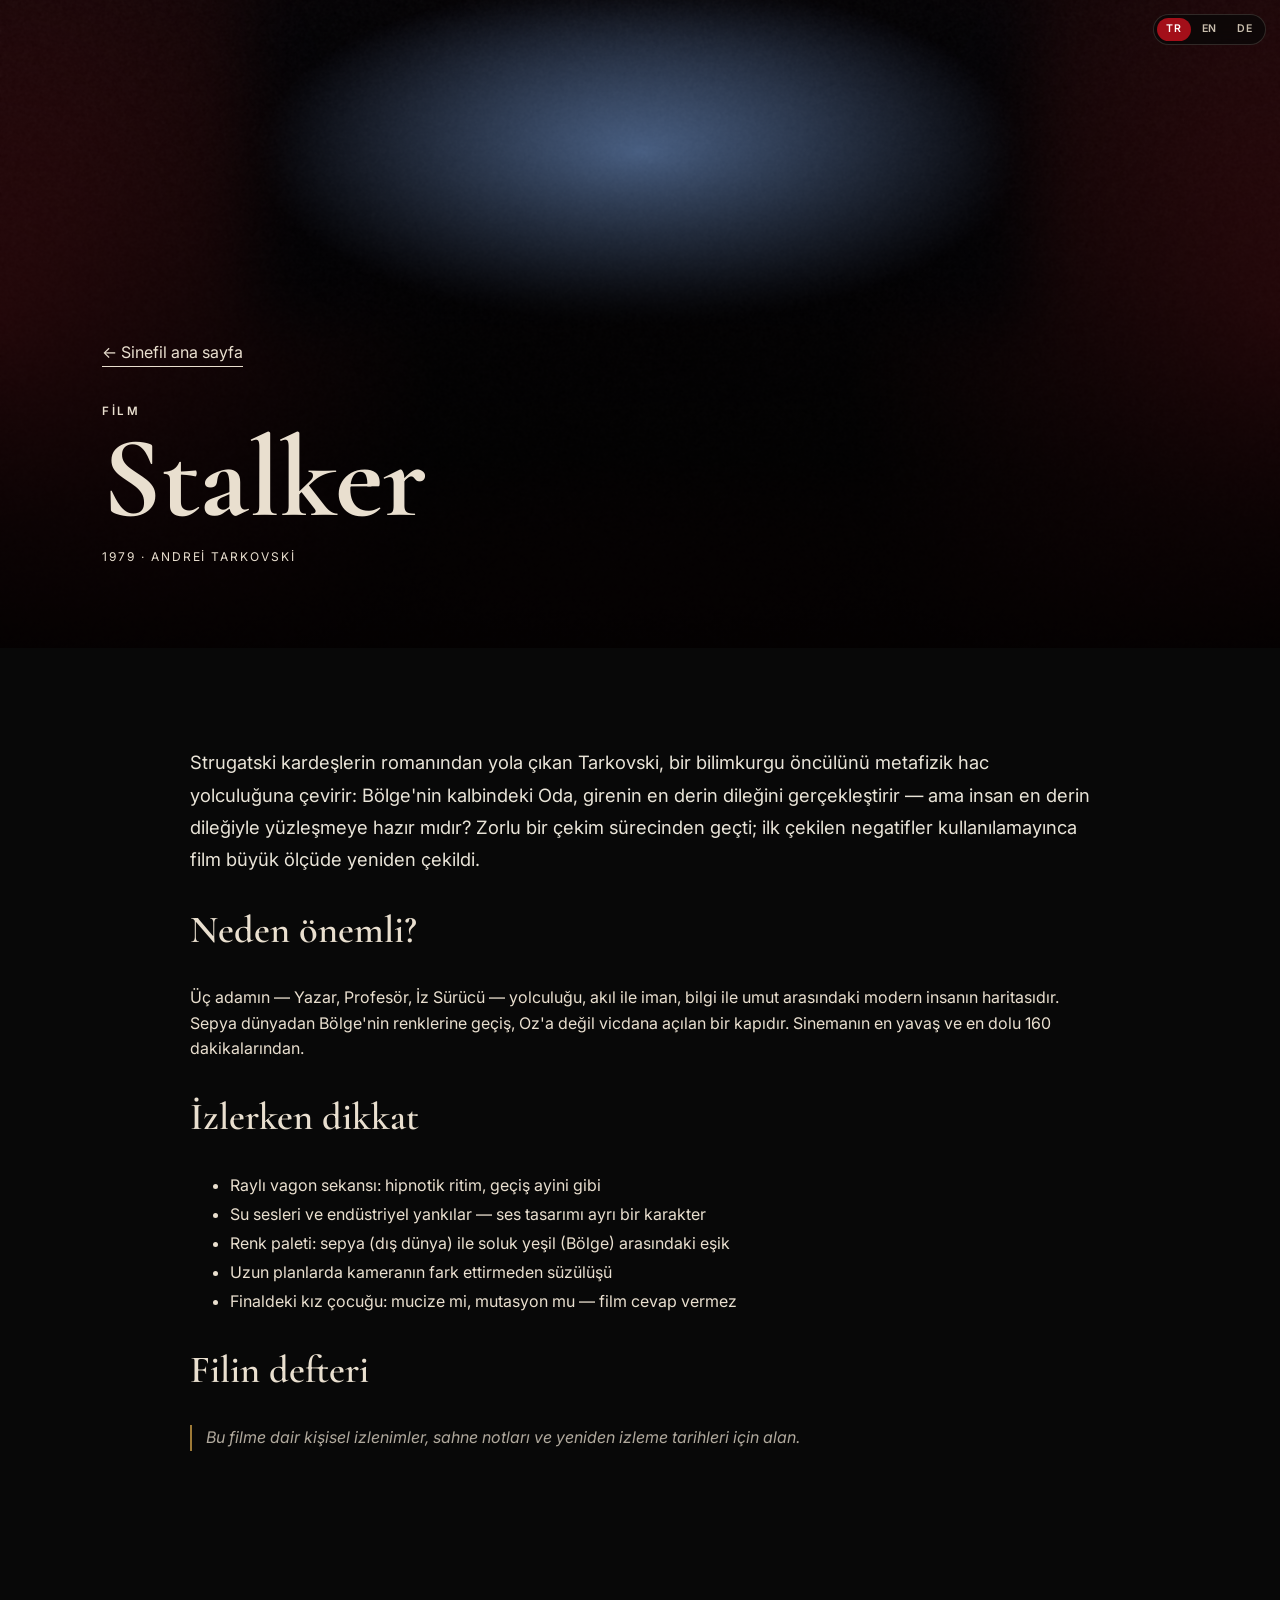
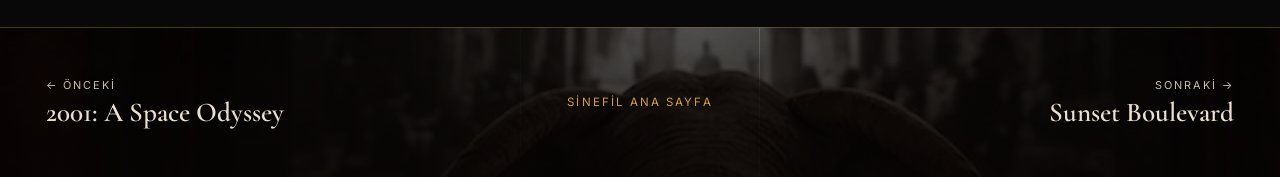
<file: films/stalker.html>
<!DOCTYPE html>
<html lang="tr">
<head>
  <meta charset="UTF-8">
  <meta name="viewport" content="width=device-width, initial-scale=1.0">
  <title>Stalker — Sinefil</title>
  <link rel="preconnect" href="https://fonts.googleapis.com">
  <link rel="preconnect" href="https://fonts.gstatic.com" crossorigin>
  <link href="https://fonts.googleapis.com/css2?family=Cormorant+Garamond:wght@500;600;700&family=Inter:wght@400;500;600&display=swap" rel="stylesheet">
  <link rel="stylesheet" href="../style.css">
  <style>
    .detail-hero { min-height: 72vh; display:grid; align-items:end; padding:120px max(20px,8vw) 70px; background:linear-gradient(rgba(0,0,0,.2),rgba(0,0,0,.9)),url('../assets/images/cinema-red-01.png') center/cover; }
    .detail-hero h1 { margin:0; max-width:900px; font:700 clamp(3.6rem,9vw,9rem)/.82 'Cormorant Garamond',serif; }
    .detail-meta { margin-top:20px; text-transform:uppercase; letter-spacing:.16em; font-size:.75rem; }
    .detail-body { width:min(900px,calc(100% - 40px)); margin:auto; padding:80px 0 120px; }
    .detail-body h2 { font:600 2.4rem 'Cormorant Garamond',serif; }
    .back { display:inline-block; margin-bottom:35px; border-bottom:1px solid currentColor; }
      .lede{font-size:1.15rem;line-height:1.75;color:#e9e4d8;} .detail-body ul,.detail-body ol{line-height:1.8;} .filmo li{margin:4px 0;} .notlar{opacity:.75;font-style:italic;border-left:2px solid #d0a047;padding-left:14px;}
  </style>
</head>
<body>
  
  <div class="lang-switch lang-switch--float" role="group" aria-label="Language">
    <button type="button" data-set-lang="tr">TR</button>
    <button type="button" data-set-lang="en">EN</button>
    <button type="button" data-set-lang="de">DE</button>
  </div>
<section class="detail-hero">
    <div>
      <a class="back" href="../index.html" data-lang="tr">← Sinefil ana sayfa</a>
      <a class="back" href="../index.html" data-lang="en" hidden>← Sinefil home</a>
      <a class="back" href="../index.html" data-lang="de" hidden>← Zur Sinefil-Startseite</a>
      <p class="section-kicker" data-lang="tr">Film</p>
      <p class="section-kicker" data-lang="en" hidden>Film</p>
      <p class="section-kicker" data-lang="de" hidden>Film</p>
      <h1>Stalker</h1>
      <p class="detail-meta">1979 · Andrei Tarkovski</p>
    </div>
  </section>
  <main class="detail-body">
    <p class="lede" data-lang="tr">Strugatski kardeşlerin romanından yola çıkan Tarkovski, bir bilimkurgu öncülünü metafizik hac yolculuğuna çevirir: Bölge'nin kalbindeki Oda, girenin en derin dileğini gerçekleştirir — ama insan en derin dileğiyle yüzleşmeye hazır mıdır? Zorlu bir çekim sürecinden geçti; ilk çekilen negatifler kullanılamayınca film büyük ölçüde yeniden çekildi.</p>
    <p class="lede" data-lang="en" hidden>Departing from the Strugatski brothers' novel, Tarkovski turns a science-fiction premise into a metaphysical pilgrimage: the Room at the heart of the Zone grants whoever enters their deepest wish — but is a person ever ready to face their deepest wish? The production was gruelling; when the first negatives proved unusable, the film was largely reshot.</p>
    <p class="lede" data-lang="de" hidden>Ausgehend vom Roman der Brüder Strugatski verwandelt Tarkovski eine Science-Fiction-Prämisse in eine metaphysische Pilgerfahrt: Der Raum im Herzen der Zone erfüllt dem Eintretenden seinen tiefsten Wunsch — doch ist der Mensch je bereit, seinem tiefsten Wunsch ins Auge zu sehen? Die Dreharbeiten waren beschwerlich; als das zuerst belichtete Negativmaterial unbrauchbar war, wurde der Film weitgehend neu gedreht.</p>
    <h2 data-lang="tr">Neden önemli?</h2>
    <h2 data-lang="en" hidden>Why it matters</h2>
    <h2 data-lang="de" hidden>Warum es wichtig ist</h2>
    <p data-lang="tr">Üç adamın — Yazar, Profesör, İz Sürücü — yolculuğu, akıl ile iman, bilgi ile umut arasındaki modern insanın haritasıdır. Sepya dünyadan Bölge'nin renklerine geçiş, Oz'a değil vicdana açılan bir kapıdır. Sinemanın en yavaş ve en dolu 160 dakikalarından.</p>
    <p data-lang="en" hidden>The journey of three men — the Writer, the Professor, the Stalker — is a map of modern humanity poised between reason and faith, knowledge and hope. The passage from the sepia world into the colours of the Zone is a door that opens not onto Oz but onto conscience. Among cinema's slowest and fullest 160 minutes.</p>
    <p data-lang="de" hidden>Die Reise dreier Männer — des Schriftstellers, des Professors, des Stalkers — ist eine Landkarte des modernen Menschen zwischen Vernunft und Glaube, Wissen und Hoffnung. Der Übergang von der sepiafarbenen Welt in die Farben der Zone ist eine Tür, die sich nicht nach Oz, sondern zum Gewissen öffnet. Es sind unter den langsamsten und zugleich erfülltesten 160 Minuten des Kinos.</p>
    <h2 data-lang="tr">İzlerken dikkat</h2>
    <h2 data-lang="en" hidden>What to watch for</h2>
    <h2 data-lang="de" hidden>Worauf man achten sollte</h2>
    <ul data-lang="tr"><li>Raylı vagon sekansı: hipnotik ritim, geçiş ayini gibi</li><li>Su sesleri ve endüstriyel yankılar — ses tasarımı ayrı bir karakter</li><li>Renk paleti: sepya (dış dünya) ile soluk yeşil (Bölge) arasındaki eşik</li><li>Uzun planlarda kameranın fark ettirmeden süzülüşü</li><li>Finaldeki kız çocuğu: mucize mi, mutasyon mu — film cevap vermez</li></ul>
    <ul data-lang="en" hidden><li>The rail-trolley sequence: a hypnotic rhythm, like a rite of passage</li><li>Water sounds and industrial echoes — the sound design is a character in its own right</li><li>The colour palette: the threshold between sepia (the outside world) and pale green (the Zone)</li><li>The camera's imperceptible gliding through the long takes</li><li>The little girl in the finale: miracle or mutation — the film gives no answer</li></ul>
    <ul data-lang="de" hidden><li>Die Draisinen-Sequenz: ein hypnotischer Rhythmus, wie ein Übergangsritus</li><li>Wassergeräusche und industrielle Echos — das Sounddesign ist eine eigene Figur</li><li>Die Farbpalette: die Schwelle zwischen Sepia (die Außenwelt) und blassem Grün (die Zone)</li><li>Das unmerkliche Gleiten der Kamera in den langen Einstellungen</li><li>Das kleine Mädchen im Finale: Wunder oder Mutation — der Film gibt keine Antwort</li></ul>
    <h2 data-lang="tr">Filin defteri</h2>
    <h2 data-lang="en" hidden>The elephant's notebook</h2>
    <h2 data-lang="de" hidden>Das Notizbuch des Elefanten</h2>
    <p class="notlar" data-lang="tr">Bu filme dair kişisel izlenimler, sahne notları ve yeniden izleme tarihleri için alan.</p>
    <p class="notlar" data-lang="en" hidden>Space for personal impressions of this film, scene notes and rewatch dates.</p>
    <p class="notlar" data-lang="de" hidden>Raum für persönliche Eindrücke zu diesem Film, Szenennotizen und Wiedersichtungsdaten.</p>
  </main>
  <nav class="page-nav">
    <a class="pn-prev" href="2001-a-space-odyssey.html" data-lang="tr"><span>← Önceki</span><strong>2001: A Space Odyssey</strong></a>
    <a class="pn-prev" href="2001-a-space-odyssey.html" data-lang="en" hidden><span>← Previous</span><strong>2001: A Space Odyssey</strong></a>
    <a class="pn-prev" href="2001-a-space-odyssey.html" data-lang="de" hidden><span>← Zurück</span><strong>2001: A Space Odyssey</strong></a>
    <a class="pn-home" href="../index.html" data-lang="tr">Sinefil ana sayfa</a>
    <a class="pn-home" href="../index.html" data-lang="en" hidden>Sinefil home</a>
    <a class="pn-home" href="../index.html" data-lang="de" hidden>Sinefil-Startseite</a>
    <a class="pn-next" href="sunset-boulevard.html" data-lang="tr"><span>Sonraki →</span><strong>Sunset Boulevard</strong></a>
    <a class="pn-next" href="sunset-boulevard.html" data-lang="en" hidden><span>Next →</span><strong>Sunset Boulevard</strong></a>
    <a class="pn-next" href="sunset-boulevard.html" data-lang="de" hidden><span>Weiter →</span><strong>Sunset Boulevard</strong></a>
  </nav>
  <script src="../lang.js"></script>
</body>
</html>
</file>
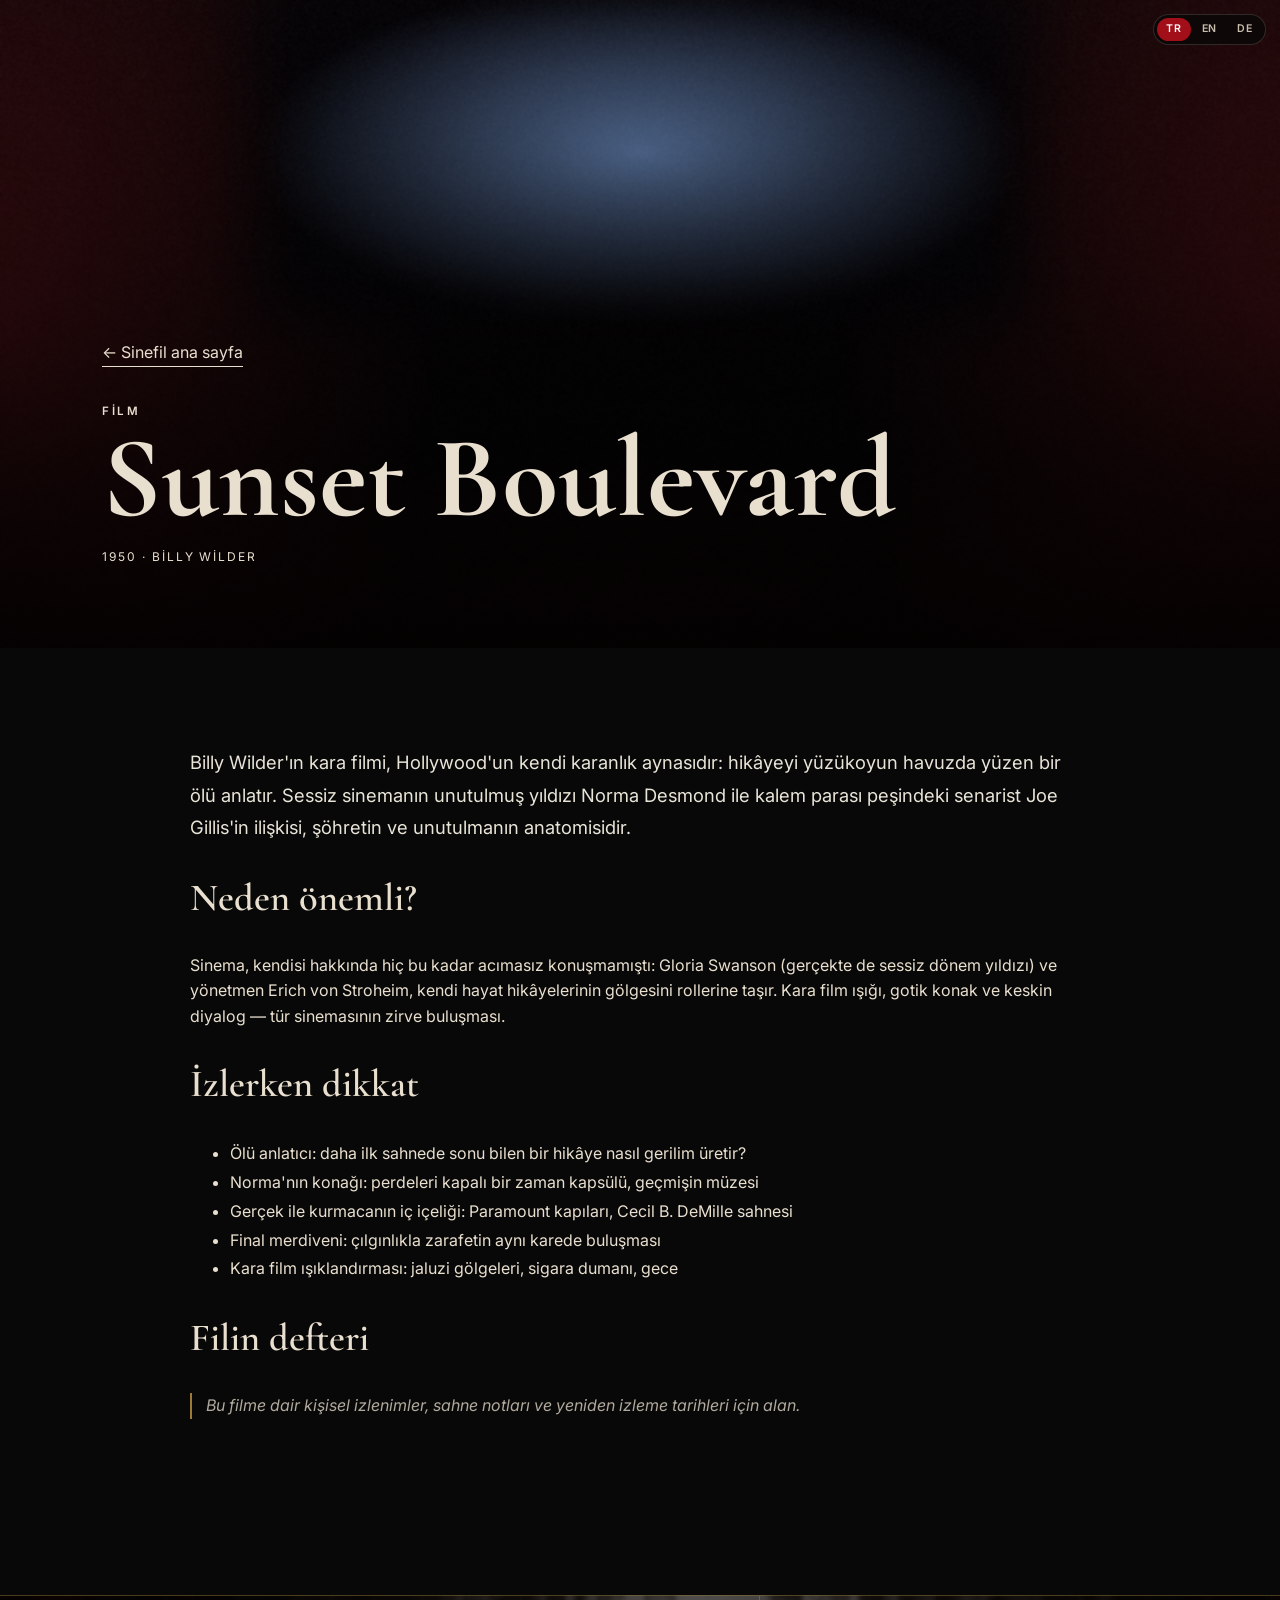
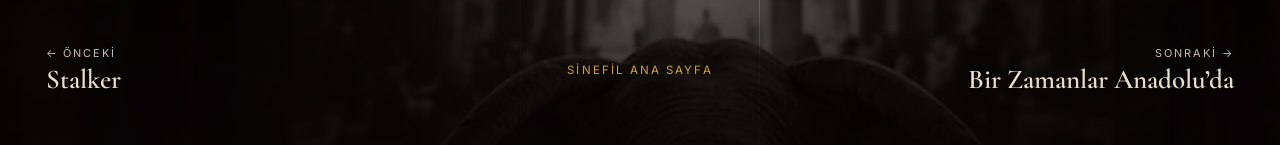
<file: films/sunset-boulevard.html>
<!DOCTYPE html>
<html lang="tr">
<head>
  <meta charset="UTF-8">
  <meta name="viewport" content="width=device-width, initial-scale=1.0">
  <title>Sunset Boulevard — Sinefil</title>
  <link rel="preconnect" href="https://fonts.googleapis.com">
  <link rel="preconnect" href="https://fonts.gstatic.com" crossorigin>
  <link href="https://fonts.googleapis.com/css2?family=Cormorant+Garamond:wght@500;600;700&family=Inter:wght@400;500;600&display=swap" rel="stylesheet">
  <link rel="stylesheet" href="../style.css">
  <style>
    .detail-hero { min-height: 72vh; display:grid; align-items:end; padding:120px max(20px,8vw) 70px; background:linear-gradient(rgba(0,0,0,.2),rgba(0,0,0,.9)),url('../assets/images/cinema-red-01.png') center/cover; }
    .detail-hero h1 { margin:0; max-width:900px; font:700 clamp(3.6rem,9vw,9rem)/.82 'Cormorant Garamond',serif; }
    .detail-meta { margin-top:20px; text-transform:uppercase; letter-spacing:.16em; font-size:.75rem; }
    .detail-body { width:min(900px,calc(100% - 40px)); margin:auto; padding:80px 0 120px; }
    .detail-body h2 { font:600 2.4rem 'Cormorant Garamond',serif; }
    .back { display:inline-block; margin-bottom:35px; border-bottom:1px solid currentColor; }
      .lede{font-size:1.15rem;line-height:1.75;color:#e9e4d8;} .detail-body ul,.detail-body ol{line-height:1.8;} .filmo li{margin:4px 0;} .notlar{opacity:.75;font-style:italic;border-left:2px solid #d0a047;padding-left:14px;}
  </style>
</head>
<body>
  
  <div class="lang-switch lang-switch--float" role="group" aria-label="Language">
    <button type="button" data-set-lang="tr">TR</button>
    <button type="button" data-set-lang="en">EN</button>
    <button type="button" data-set-lang="de">DE</button>
  </div>
<section class="detail-hero">
    <div>
      <a class="back" href="../index.html" data-lang="tr">← Sinefil ana sayfa</a>
      <a class="back" href="../index.html" data-lang="en" hidden>← Sinefil home</a>
      <a class="back" href="../index.html" data-lang="de" hidden>← Zur Sinefil-Startseite</a>
      <p class="section-kicker" data-lang="tr">Film</p>
      <p class="section-kicker" data-lang="en" hidden>Film</p>
      <p class="section-kicker" data-lang="de" hidden>Film</p>
      <h1>Sunset Boulevard</h1>
      <p class="detail-meta">1950 · Billy Wilder</p>
    </div>
  </section>
  <main class="detail-body">
    <p class="lede" data-lang="tr">Billy Wilder'ın kara filmi, Hollywood'un kendi karanlık aynasıdır: hikâyeyi yüzükoyun havuzda yüzen bir ölü anlatır. Sessiz sinemanın unutulmuş yıldızı Norma Desmond ile kalem parası peşindeki senarist Joe Gillis'in ilişkisi, şöhretin ve unutulmanın anatomisidir.</p>
    <p class="lede" data-lang="en" hidden>Billy Wilder's film noir is Hollywood's own darkened mirror: the story is narrated by a dead man floating face-down in a swimming pool. The bond between Norma Desmond, the forgotten star of silent cinema, and Joe Gillis, a screenwriter chasing pocket money, is an anatomy of fame and oblivion.</p>
    <p class="lede" data-lang="de" hidden>Billy Wilders Film noir ist Hollywoods eigener verdunkelter Spiegel: Erzählt wird die Geschichte von einem Toten, der mit dem Gesicht nach unten in einem Swimmingpool treibt. Die Beziehung zwischen Norma Desmond, dem vergessenen Star des Stummfilms, und Joe Gillis, einem Drehbuchautor auf der Jagd nach ein paar Groschen, ist eine Anatomie von Ruhm und Vergessen.</p>
    <h2 data-lang="tr">Neden önemli?</h2>
    <h2 data-lang="en" hidden>Why it matters</h2>
    <h2 data-lang="de" hidden>Warum es wichtig ist</h2>
    <p data-lang="tr">Sinema, kendisi hakkında hiç bu kadar acımasız konuşmamıştı: Gloria Swanson (gerçekte de sessiz dönem yıldızı) ve yönetmen Erich von Stroheim, kendi hayat hikâyelerinin gölgesini rollerine taşır. Kara film ışığı, gotik konak ve keskin diyalog — tür sinemasının zirve buluşması.</p>
    <p data-lang="en" hidden>Cinema had never spoken about itself so mercilessly: Gloria Swanson (in truth a silent-era star herself) and director Erich von Stroheim carry the shadow of their own life stories into their roles. The light of film noir, a gothic mansion and razor-sharp dialogue — the summit meeting of genre cinema.</p>
    <p data-lang="de" hidden>Das Kino hat noch nie so gnadenlos über sich selbst gesprochen: Gloria Swanson (in Wahrheit selbst ein Star der Stummfilmzeit) und Regisseur Erich von Stroheim tragen den Schatten ihrer eigenen Lebensgeschichten in ihre Rollen. Das Licht des Film noir, eine gotische Villa und messerscharfe Dialoge — der Gipfel des Genrekinos.</p>
    <h2 data-lang="tr">İzlerken dikkat</h2>
    <h2 data-lang="en" hidden>What to watch for</h2>
    <h2 data-lang="de" hidden>Worauf man achten sollte</h2>
    <ul data-lang="tr"><li>Ölü anlatıcı: daha ilk sahnede sonu bilen bir hikâye nasıl gerilim üretir?</li><li>Norma'nın konağı: perdeleri kapalı bir zaman kapsülü, geçmişin müzesi</li><li>Gerçek ile kurmacanın iç içeliği: Paramount kapıları, Cecil B. DeMille sahnesi</li><li>Final merdiveni: çılgınlıkla zarafetin aynı karede buluşması</li><li>Kara film ışıklandırması: jaluzi gölgeleri, sigara dumanı, gece</li></ul>
    <ul data-lang="en" hidden><li>The dead narrator: how does a story that knows its ending from the very first scene generate suspense?</li><li>Norma's mansion: a time capsule with drawn curtains, a museum of the past</li><li>The interweaving of reality and fiction: the gates of Paramount, the Cecil B. DeMille scene</li><li>The final staircase: madness and grace meeting in the same frame</li><li>Film noir lighting: the shadows of Venetian blinds, cigarette smoke, night</li></ul>
    <ul data-lang="de" hidden><li>Der tote Erzähler: Wie erzeugt eine Geschichte Spannung, die ihr Ende schon in der allerersten Szene kennt?</li><li>Normas Villa: eine Zeitkapsel mit zugezogenen Vorhängen, ein Museum der Vergangenheit</li><li>Die Verflechtung von Wirklichkeit und Fiktion: die Tore von Paramount, die Cecil-B.-DeMille-Szene</li><li>Die finale Treppe: Wahnsinn und Anmut, vereint im selben Bild</li><li>Die Beleuchtung des Film noir: die Schatten der Jalousien, Zigarettenrauch, Nacht</li></ul>
    <h2 data-lang="tr">Filin defteri</h2>
    <h2 data-lang="en" hidden>The elephant's notebook</h2>
    <h2 data-lang="de" hidden>Das Notizbuch des Elefanten</h2>
    <p class="notlar" data-lang="tr">Bu filme dair kişisel izlenimler, sahne notları ve yeniden izleme tarihleri için alan.</p>
    <p class="notlar" data-lang="en" hidden>Space for personal impressions of this film, scene notes and rewatch dates.</p>
    <p class="notlar" data-lang="de" hidden>Raum für persönliche Eindrücke zu diesem Film, Szenennotizen und Wiedersichtungsdaten.</p>
  </main>
  <nav class="page-nav">
    <a class="pn-prev" href="stalker.html" data-lang="tr"><span>← Önceki</span><strong>Stalker</strong></a>
    <a class="pn-prev" href="stalker.html" data-lang="en" hidden><span>← Previous</span><strong>Stalker</strong></a>
    <a class="pn-prev" href="stalker.html" data-lang="de" hidden><span>← Zurück</span><strong>Stalker</strong></a>
    <a class="pn-home" href="../index.html" data-lang="tr">Sinefil ana sayfa</a>
    <a class="pn-home" href="../index.html" data-lang="en" hidden>Sinefil home</a>
    <a class="pn-home" href="../index.html" data-lang="de" hidden>Sinefil-Startseite</a>
    <a class="pn-next" href="once-upon-a-time-in-anatolia.html" data-lang="tr"><span>Sonraki →</span><strong>Bir Zamanlar Anadolu’da</strong></a>
    <a class="pn-next" href="once-upon-a-time-in-anatolia.html" data-lang="en" hidden><span>Next →</span><strong>Bir Zamanlar Anadolu’da</strong></a>
    <a class="pn-next" href="once-upon-a-time-in-anatolia.html" data-lang="de" hidden><span>Weiter →</span><strong>Bir Zamanlar Anadolu’da</strong></a>
  </nav>
  <script src="../lang.js"></script>
</body>
</html>
</file>
<file: style.css>
:root {
  --bg: #080808;
  --bg-soft: #111111;
  --paper: #e9dfcf;
  --paper-soft: #c9bead;
  --red: #a30f19;
  --red-bright: #d01824;
  --red-dark: #4d080d;
  --line: rgba(233, 223, 207, .16);
  --shadow: rgba(0, 0, 0, .65);
}

* { box-sizing: border-box; }

/* Dil değiştirici: gizli dil sürümleri her zaman gizli kalsın
   (display:inline-block/flex gibi kurallar [hidden]'ı ezmesin) */
[hidden] { display: none !important; }

html {
  scroll-behavior: smooth;
  background: var(--bg);
}

body {
  margin: 0;
  min-width: 320px;
  background:
    radial-gradient(circle at 50% 0%, rgba(163,15,25,.12), transparent 35rem),
    var(--bg);
  color: var(--paper);
  font-family: "Inter", sans-serif;
  line-height: 1.6;
}

a { color: inherit; text-decoration: none; }
img, svg { display: block; max-width: 100%; }

.site-header {
  position: fixed;
  inset: 0 0 auto 0;
  z-index: 50;
  display: flex;
  align-items: center;
  justify-content: space-between;
  padding: 18px clamp(20px, 4vw, 64px);
  background: linear-gradient(to bottom, rgba(0,0,0,.88), rgba(0,0,0,0));
  transition: background .3s ease, backdrop-filter .3s ease;
}

.site-header.is-scrolled {
  background: rgba(8,8,8,.88);
  backdrop-filter: blur(14px);
  border-bottom: 1px solid var(--line);
}

.brand {
  display: inline-flex;
  align-items: center;
  gap: 12px;
  font-family: "Cormorant Garamond", serif;
  font-weight: 700;
  letter-spacing: .16em;
  font-size: 1.15rem;
}

.brand-mark {
  display: grid;
  place-items: center;
  width: 36px;
  aspect-ratio: 1;
  border: 1px solid rgba(233,223,207,.55);
  border-radius: 50%;
  color: var(--paper);
  font-size: 1.3rem;
  letter-spacing: 0;
}

.main-nav {
  display: flex;
  gap: clamp(16px, 2.5vw, 36px);
  font-size: .78rem;
  text-transform: uppercase;
  letter-spacing: .13em;
}

.main-nav a {
  position: relative;
  opacity: .76;
}

.main-nav a::after {
  content: "";
  position: absolute;
  left: 0;
  right: 100%;
  bottom: -6px;
  height: 1px;
  background: var(--paper);
  transition: right .25s ease;
}

.main-nav a:hover { opacity: 1; }
.main-nav a:hover::after { right: 0; }

.menu-toggle {
  display: none;
  border: 0;
  background: none;
  color: var(--paper);
  font-size: 1.4rem;
}

.hero {
  position: relative;
  min-height: 100svh;
  overflow: hidden;
  background:
    linear-gradient(to bottom, rgba(20,0,0,.25), rgba(0,0,0,.8)),
    url("assets/images/cinema-red-02.png") center / cover no-repeat;
}

.hero::after {
  content: "";
  position: absolute;
  inset: 0;
  z-index: 1;
  background: radial-gradient(ellipse at center, transparent 0 70%, rgba(0,0,0,.22) 100%);
  pointer-events: none;
}

.hero-video {
  position: absolute;
  inset: 0;
  width: 100%;
  height: 100%;
  object-fit: cover;
  z-index: 0;
  filter: brightness(1.14) contrast(1.03) saturate(1.05);
}

.sound-toggle {
  position: fixed;
  z-index: 60;
  right: clamp(16px, 3vw, 34px);
  bottom: clamp(20px, 4vh, 40px);
  display: inline-flex;
  align-items: center;
  gap: 8px;
  padding: 11px 18px;
  border: 1px solid rgba(255,255,255,.55);
  border-radius: 999px;
  background: rgba(0,0,0,.42);
  backdrop-filter: blur(6px);
  color: #fff;
  font: 600 .74rem/1 "Inter", sans-serif;
  letter-spacing: .14em;
  text-transform: uppercase;
  cursor: pointer;
  transition: .22s ease;
}

.sound-toggle:hover {
  background: rgba(0,0,0,.7);
  border-color: #fff;
}

.sound-toggle .sound-ico {
  font-size: 1rem;
}

.sound-toggle.is-on {
  background: rgba(160,20,26,.72);
  border-color: rgba(255,255,255,.85);
}

.hero-overlay {
  position: absolute;
  inset: 0;
  z-index: 1;
  background:
    linear-gradient(90deg, rgba(0,0,0,.55), transparent 30% 70%, rgba(0,0,0,.55)),
    linear-gradient(to bottom, rgba(0,0,0,.1), rgba(0,0,0,.75));
}

.screen {
  position: absolute;
  z-index: 4;
  top: 12vh;
  left: 50%;
  transform: translateX(-50%);
  width: min(72vw, 940px);
  min-height: 44vh;
  display: grid;
  align-content: center;
  justify-items: center;
  text-align: center;
  padding: clamp(36px, 6vw, 80px);
  background:
    linear-gradient(rgba(232,222,204,.92), rgba(219,208,190,.88)),
    url("assets/images/cinema-red-01.png") center / cover;
  color: #15110f;
  box-shadow: 0 0 0 14px #050505, 0 24px 80px var(--shadow);
  overflow: hidden;
}

.screen-grain {
  position: absolute;
  inset: 0;
  opacity: .12;
  pointer-events: none;
  background-image:
    repeating-linear-gradient(0deg, rgba(0,0,0,.16) 0 1px, transparent 1px 3px);
  mix-blend-mode: multiply;
}

.eyebrow,
.section-kicker,
.card-label {
  position: relative;
  z-index: 1;
  margin: 0 0 12px;
  font-size: .72rem;
  text-transform: uppercase;
  letter-spacing: .22em;
  font-weight: 600;
}

.screen h1 {
  position: relative;
  z-index: 1;
  margin: 0;
  font-family: "Cormorant Garamond", serif;
  font-size: clamp(2.6rem, 6vw, 6.5rem);
  line-height: .9;
  letter-spacing: -.04em;
  max-width: 900px;
}

.hero-copy {
  position: relative;
  z-index: 1;
  max-width: 670px;
  margin: 24px auto 0;
  font-size: clamp(.95rem, 1.4vw, 1.12rem);
}

.primary-button {
  position: relative;
  z-index: 1;
  display: inline-flex;
  align-items: center;
  justify-content: center;
  margin-top: 28px;
  padding: 13px 24px;
  border: 1px solid #15110f;
  text-transform: uppercase;
  letter-spacing: .16em;
  font-size: .72rem;
  transition: .25s ease;
}

.primary-button:hover {
  background: #15110f;
  color: var(--paper);
}

.projector-beam {
  position: absolute;
  z-index: 2;
  left: 8%;
  top: 18%;
  width: 55%;
  height: 58%;
  clip-path: polygon(0 48%, 100% 0, 100% 100%);
  background: linear-gradient(90deg, rgba(255,244,210,.08), rgba(255,244,210,0));
  filter: blur(8px);
}

.auditorium {
  position: absolute;
  z-index: 5;
  inset: auto 0 0;
  height: 41vh;
  display: flex;
  flex-direction: column;
  justify-content: flex-end;
  gap: 1.4vh;
  padding: 0 5vw 1vh;
  perspective: 900px;
}

.seat-row {
  display: flex;
  justify-content: center;
  gap: 1vw;
}

.seat-row span {
  display: block;
  width: clamp(68px, 10vw, 145px);
  height: clamp(60px, 8vw, 112px);
  border-radius: 18px 18px 7px 7px;
  background:
    linear-gradient(to right, rgba(255,255,255,.12), transparent 15% 85%, rgba(0,0,0,.25)),
    linear-gradient(to bottom, #d71723, #790810);
  box-shadow: inset 0 4px 0 rgba(255,255,255,.12), 0 18px 24px rgba(0,0,0,.45);
}

.row-back { transform: translateZ(-120px) scale(.88); opacity: .8; }
.row-mid { transform: translateZ(-40px) scale(.95); }
.row-front { transform: translateY(24px) scale(1.08); }

.seat-row .elephant-seat {
  position: relative;
  overflow: visible;
  background:
    linear-gradient(to right, rgba(255,255,255,.12), transparent 15% 85%, rgba(0,0,0,.25)),
    linear-gradient(to bottom, #d71723, #790810);
}

.elephant {
  position: absolute;
  width: clamp(125px, 16vw, 210px);
  left: 50%;
  bottom: 20%;
  transform: translateX(-50%);
  filter: drop-shadow(0 18px 14px rgba(0,0,0,.55));
}

.scroll-cue {
  position: absolute;
  z-index: 8;
  left: 50%;
  bottom: 18px;
  transform: translateX(-50%);
  font-size: .68rem;
  text-transform: uppercase;
  letter-spacing: .2em;
  opacity: .65;
}

.section-shell {
  width: min(1180px, calc(100% - 40px));
  margin: 0 auto;
  padding: clamp(80px, 10vw, 150px) 0;
}

.manifesto {
  display: grid;
  grid-template-columns: .7fr 2fr 1.2fr;
  gap: clamp(28px, 6vw, 80px);
  align-items: start;
}

.manifesto blockquote {
  margin: 0;
  font-family: "Cormorant Garamond", serif;
  font-size: clamp(2rem, 4vw, 4.4rem);
  line-height: 1;
}

.manifesto > p:last-child {
  margin: 0;
  color: var(--paper-soft);
}

.section-heading {
  display: flex;
  justify-content: space-between;
  align-items: end;
  gap: 30px;
  margin-bottom: 44px;
}

.section-heading h2,
.about-section h2,
.scene-copy h2 {
  margin: 0;
  font-family: "Cormorant Garamond", serif;
  font-size: clamp(2.8rem, 5vw, 5rem);
  line-height: .95;
}

.section-heading > p {
  max-width: 420px;
  margin: 0;
  color: var(--paper-soft);
}

.collection-grid {
  display: grid;
  grid-template-columns: repeat(3, 1fr);
  gap: clamp(16px, 2.5vw, 30px);
}

.collection-card {
  position: relative;
  isolation: isolate;
  aspect-ratio: 3 / 4.25;
  display: flex;
  flex-direction: column;
  justify-content: flex-end;
  padding: clamp(22px, 2.4vw, 34px);
  overflow: hidden;
  border-radius: 46% 46% 5px 5px / 15% 15% 3px 3px;
  box-shadow: 0 30px 60px rgba(0,0,0,.55), inset 0 0 0 1px rgba(201,162,78,.4);
  color: var(--paper);
}

/* the photograph — swap the file to use your own */
.coll-img {
  position: absolute;
  inset: 0;
  z-index: -2;
  background-size: cover;
  background-position: center;
  transition: transform .9s ease;
}
.collection-card:hover .coll-img { transform: scale(1.07); }

/* legibility gradient over the photo */
.collection-card::after {
  content: "";
  position: absolute;
  inset: 0;
  z-index: -1;
  transition: background .5s ease;
  background: linear-gradient(to top, rgba(6,4,3,.94) 6%, rgba(6,4,3,.55) 42%, rgba(6,4,3,.14) 100%);
}
.collection-card:hover::after {
  background: linear-gradient(to top, rgba(6,4,3,.9) 6%, rgba(6,4,3,.34) 46%, rgba(6,4,3,.04) 100%);
}

/* per-collection photo + cinematic grade */
.collection-card.silent  .coll-img { background-image: url("assets/images/coll-silent.jpg"); }
.collection-card.noir    .coll-img { background-image: url("assets/images/coll-noir.jpg"); }
.collection-card.auteurs .coll-img { background-image: url("assets/images/coll-masters.jpg"); }

.card-number {
  position: absolute;
  top: clamp(16px, 1.8vw, 26px);
  left: clamp(22px, 2.4vw, 34px);
  z-index: 1;
  font-family: "Cormorant Garamond", serif;
  font-size: clamp(2.3rem, 3.6vw, 3.3rem);
  line-height: 1;
  opacity: .85;
}

.collection-card h3 {
  margin: 0 0 8px;
  font-family: "Cormorant Garamond", serif;
  font-size: clamp(2rem, 3vw, 2.8rem);
  line-height: 1;
}

.collection-card p { margin: 0 0 18px; color: var(--paper-soft); }

.collection-card a {
  display: inline-block;
  font-size: .74rem;
  font-weight: 600;
  text-transform: uppercase;
  letter-spacing: .14em;
  border-bottom: 1px solid currentColor;
}


/* ===== Movie-palace: auditorium doors ===== */
.directors-section {
  position: relative;
  color: var(--paper);
  background:
    radial-gradient(ellipse at 50% -8%, rgba(120,92,52,.16), transparent 62%),
    linear-gradient(180deg, #17140f 0%, #0a0807 100%);
}

/* faint damask/carpet texture on the lobby wall */
.directors-section::before {
  content: "";
  position: absolute;
  inset: 0;
  pointer-events: none;
  opacity: .5;
  background-image:
    repeating-linear-gradient(90deg, rgba(0,0,0,.35) 0 1px, transparent 1px 30px),
    repeating-linear-gradient(0deg, rgba(201,162,78,.05) 0 1px, transparent 1px 30px);
}

.director-grid {
  display: grid;
  grid-template-columns: repeat(3, 1fr);
  gap: clamp(22px, 3vw, 46px);
  perspective: 1800px;
}

.chair3d { text-align: center; }
.chair-mv {
  width: 100%;
  height: clamp(250px, 26vw, 340px);
  background-color: transparent;
  --poster-color: transparent;
  --progress-bar-color: #c9a24e;
  cursor: grab;
}
.chair-mv:active { cursor: grabbing; }
.chair-plate { display: block; margin-top: 4px; }
.chair-name {
  display: block;
  font-family: "Cormorant Garamond", serif;
  font-weight: 700;
  font-size: clamp(1.35rem, 2.2vw, 1.95rem);
  line-height: 1;
  color: var(--paper);
  transition: color .25s ease;
}
.chair-plate:hover .chair-name { color: #e6c877; }
.chair-plate .director-year {
  display: block;
  font-size: .66rem;
  letter-spacing: .2em;
  text-transform: uppercase;
  color: #c9ba92;
  opacity: .85;
  margin: 6px 0 2px;
}
.chair-plate em { font-style: italic; font-size: .92rem; color: var(--paper-soft); }


.film-grid {
  border-top: 1px solid var(--line);
}

.film-card {
  display: grid;
  grid-template-columns: 80px 1fr auto;
  align-items: center;
  min-height: 150px;
  padding: 22px 10px;
  border-bottom: 1px solid var(--line);
  transition: padding .25s ease, background .25s ease;
}

.film-card:hover {
  padding-left: 26px;
  padding-right: 26px;
  background: rgba(255,255,255,.035);
}

.film-index {
  font-family: "Cormorant Garamond", serif;
  font-size: 2.4rem;
  color: var(--red-bright);
}

.film-title-block p {
  margin: 0 0 4px;
  color: var(--paper-soft);
  font-size: .78rem;
  text-transform: uppercase;
  letter-spacing: .12em;
}

.film-title-block h3 {
  margin: 0;
  font-family: "Cormorant Garamond", serif;
  font-size: clamp(2rem, 4vw, 4rem);
  line-height: 1;
}

.film-arrow { font-size: 2rem; }

.scenes-section {
  min-height: 730px;
  display: grid;
  grid-template-columns: 1.25fr .75fr;
  background: #1b0507;
}

.scene-image {
  min-height: 630px;
  background:
    linear-gradient(90deg, transparent, rgba(27,5,7,.45)),
    url("assets/images/cinema-red-01.png") center / cover;
}

.scene-copy {
  padding: clamp(60px, 8vw, 120px) clamp(30px, 6vw, 90px);
  align-self: center;
}

.scene-copy > p:not(.section-kicker) { color: var(--paper-soft); }

.scene-list {
  display: grid;
  gap: 14px;
  margin-top: 34px;
}

.scene-list span {
  padding-bottom: 12px;
  border-bottom: 1px solid var(--line);
  font-family: "Cormorant Garamond", serif;
  font-size: 1.25rem;
}

.about-section {
  display: grid;
  grid-template-columns: 1fr 1fr;
  gap: clamp(30px, 8vw, 120px);
}

.about-copy {
  color: var(--paper-soft);
  font-size: 1.05rem;
}

footer {
  display: flex;
  align-items: center;
  justify-content: space-between;
  gap: 20px;
  padding: 32px clamp(20px, 4vw, 64px);
  border-top: 1px solid var(--line);
  font-size: .76rem;
  color: var(--paper-soft);
}

.footer-brand { color: var(--paper); }

@media (max-width: 900px) {
  .main-nav {
    position: fixed;
    inset: 72px 20px auto;
    display: none;
    flex-direction: column;
    padding: 24px;
    background: rgba(8,8,8,.97);
    border: 1px solid var(--line);
  }

  .main-nav.is-open { display: flex; }
  .menu-toggle { display: block; }

  .screen {
    width: calc(100% - 52px);
    top: 14vh;
    min-height: 42vh;
    padding: 30px 24px;
  }

  .auditorium { height: 36vh; padding-inline: 0; }
  .seat-row { gap: 7px; }
  .seat-row span { width: 16vw; height: 13vw; min-height: 58px; }

  .manifesto,
  .about-section {
    grid-template-columns: 1fr;
  }

  .collection-grid,
  .director-grid {
    grid-template-columns: 1fr 1fr;
  }

  .scenes-section {
    grid-template-columns: 1fr;
  }

  .scene-image { min-height: 420px; }
}

@media (max-width: 620px) {
  .screen h1 { font-size: 2.75rem; }
  .hero-copy { font-size: .88rem; }
  .primary-button { margin-top: 18px; }

  .collection-grid,
  .director-grid {
    grid-template-columns: 1fr;
  }

  .section-heading {
    align-items: start;
    flex-direction: column;
  }

  .film-card {
    grid-template-columns: 48px 1fr auto;
  }

  .film-title-block h3 { font-size: 2rem; }

  footer {
    align-items: flex-start;
    flex-direction: column;
  }

  .scroll-cue { display: none; }
}

/* ===== Dil değiştirici (TR / EN / DE) ===== */
.header-right {
  display: flex;
  align-items: center;
  gap: clamp(14px, 2vw, 28px);
}

.lang-switch {
  display: inline-flex;
  gap: 2px;
  padding: 3px;
  border: 1px solid var(--line);
  border-radius: 999px;
  background: rgba(0,0,0,.35);
}

.lang-switch button {
  border: 0;
  background: transparent;
  color: var(--paper-soft);
  font: 600 .66rem/1 "Inter", sans-serif;
  letter-spacing: .08em;
  padding: 6px 9px;
  border-radius: 999px;
  cursor: pointer;
  transition: .2s ease;
}

.lang-switch button:hover { color: var(--paper); }
.lang-switch button.is-active { background: var(--red); color: #fff; }

.lang-switch--float {
  position: fixed;
  top: 14px;
  right: 14px;
  z-index: 60;
  background: rgba(8,8,8,.72);
  backdrop-filter: blur(8px);
}

/* ===== Alt sayfalar: sayfadan sayfaya geçiş ===== */
.page-nav {
  display: grid;
  grid-template-columns: 1fr auto 1fr;
  align-items: stretch;
  gap: 1px;
  margin-top: 40px;
  min-height: 150px;
  border-top: 1px solid rgba(201,162,78,.35);
  background-color: #0a0605;
  background-image:
    linear-gradient(rgba(6,4,3,.5), rgba(6,4,3,.74)),
    url("assets/images/elephant-hall.jpg");
  background-position: center 56%;
  background-size: cover;
}

.page-nav a {
  display: flex;
  flex-direction: column;
  justify-content: center;
  gap: 4px;
  padding: 30px clamp(18px, 4vw, 46px);
  background: rgba(10,6,5,.32);
  transition: background .25s ease;
}

.page-nav a:hover { background: rgba(163,15,25,.42); }

.page-nav .pn-next { text-align: right; align-items: flex-end; }
.page-nav .pn-home {
  justify-content: center;
  text-align: center;
  font-size: .72rem;
  letter-spacing: .18em;
  text-transform: uppercase;
  color: #d0a047;
}

.page-nav span {
  font-size: .68rem;
  letter-spacing: .18em;
  text-transform: uppercase;
  color: var(--paper-soft);
}

.page-nav strong {
  font-family: "Cormorant Garamond", serif;
  font-weight: 600;
  font-size: clamp(1.15rem, 2.4vw, 1.7rem);
  line-height: 1.05;
  color: var(--paper);
}

@media (max-width: 620px) {
  .page-nav { grid-template-columns: 1fr 1fr; }
  .page-nav .pn-home {
    grid-column: 1 / -1;
    order: -1;
    padding: 16px;
  }
}


/* ===== Sinema aracı süsleri ===== */
.sec-icon {
  display: block;
  width: clamp(44px, 4vw, 58px);
  height: auto;
  color: #c9a24e;
  margin-bottom: 16px;
  opacity: .92;
}
.film-divider {
  height: 34px;
  width: min(1180px, calc(100% - 40px));
  margin: 8px auto;
  opacity: .5;
  background: url("data:image/svg+xml,%3Csvg xmlns='http://www.w3.org/2000/svg' width='40' height='34'%3E%3Crect width='40' height='34' fill='%2314100a'/%3E%3Crect x='6' y='4' width='12' height='6' rx='1.5' fill='none' stroke='%23c9a24e' stroke-width='1.3'/%3E%3Crect x='22' y='4' width='12' height='6' rx='1.5' fill='none' stroke='%23c9a24e' stroke-width='1.3'/%3E%3Crect x='6' y='24' width='12' height='6' rx='1.5' fill='none' stroke='%23c9a24e' stroke-width='1.3'/%3E%3Crect x='22' y='24' width='12' height='6' rx='1.5' fill='none' stroke='%23c9a24e' stroke-width='1.3'/%3E%3Cline x1='0' y1='0.5' x2='40' y2='0.5' stroke='%23c9a24e' stroke-width='1'/%3E%3Cline x1='0' y1='33.5' x2='40' y2='33.5' stroke='%23c9a24e' stroke-width='1'/%3E%3C/svg%3E") repeat-x center;
}
</file>
